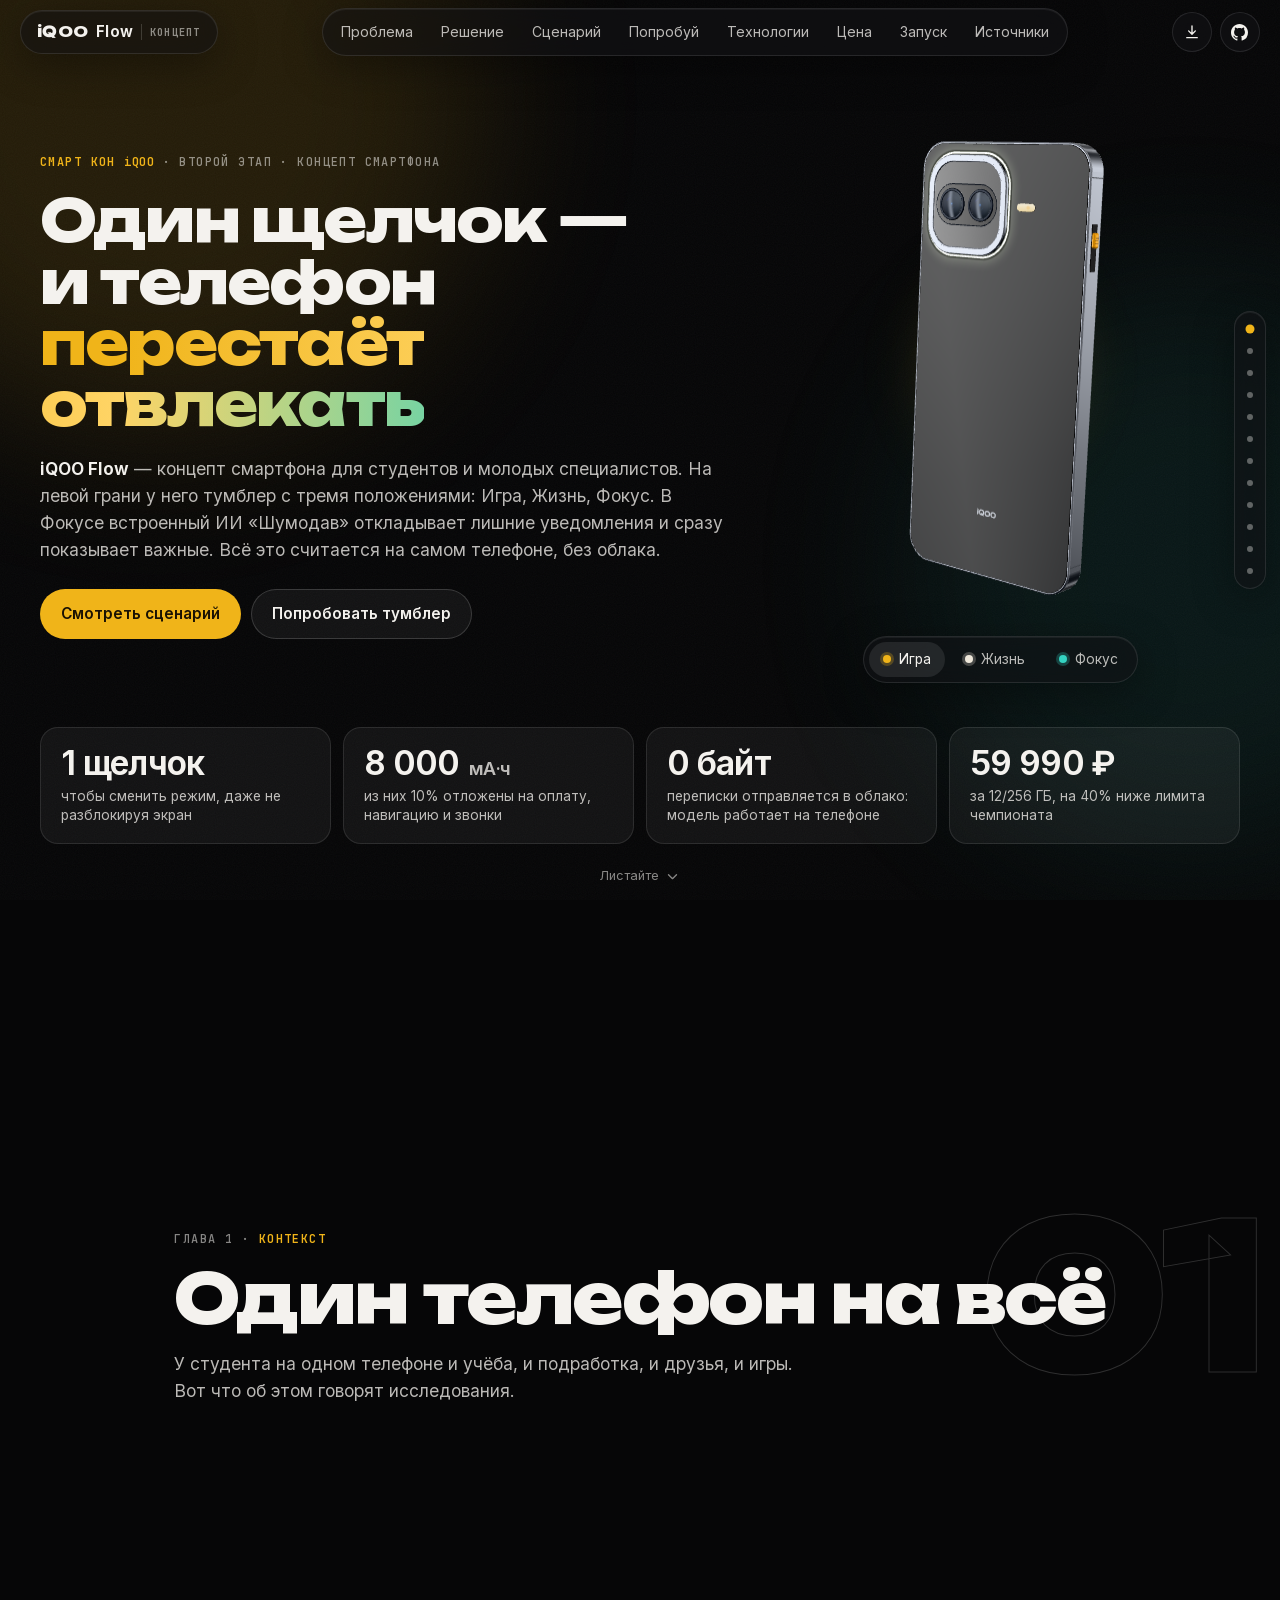
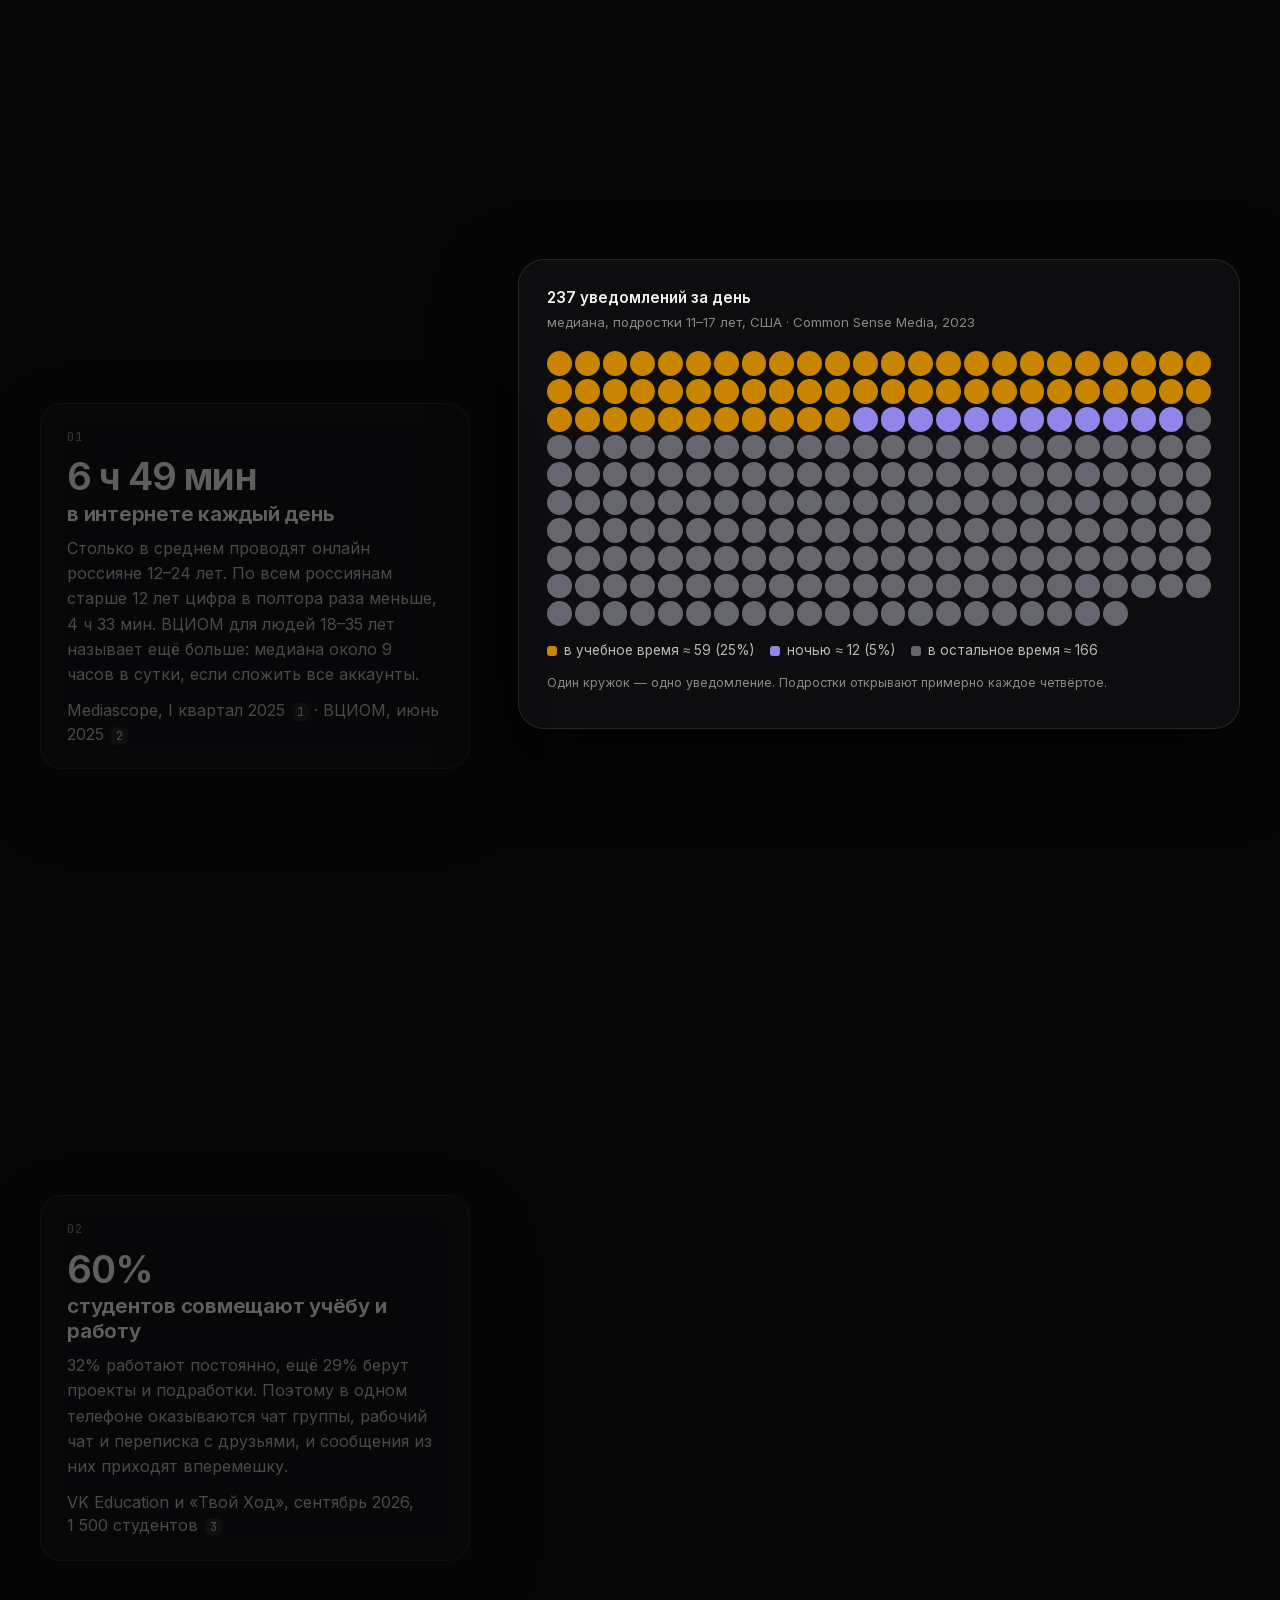
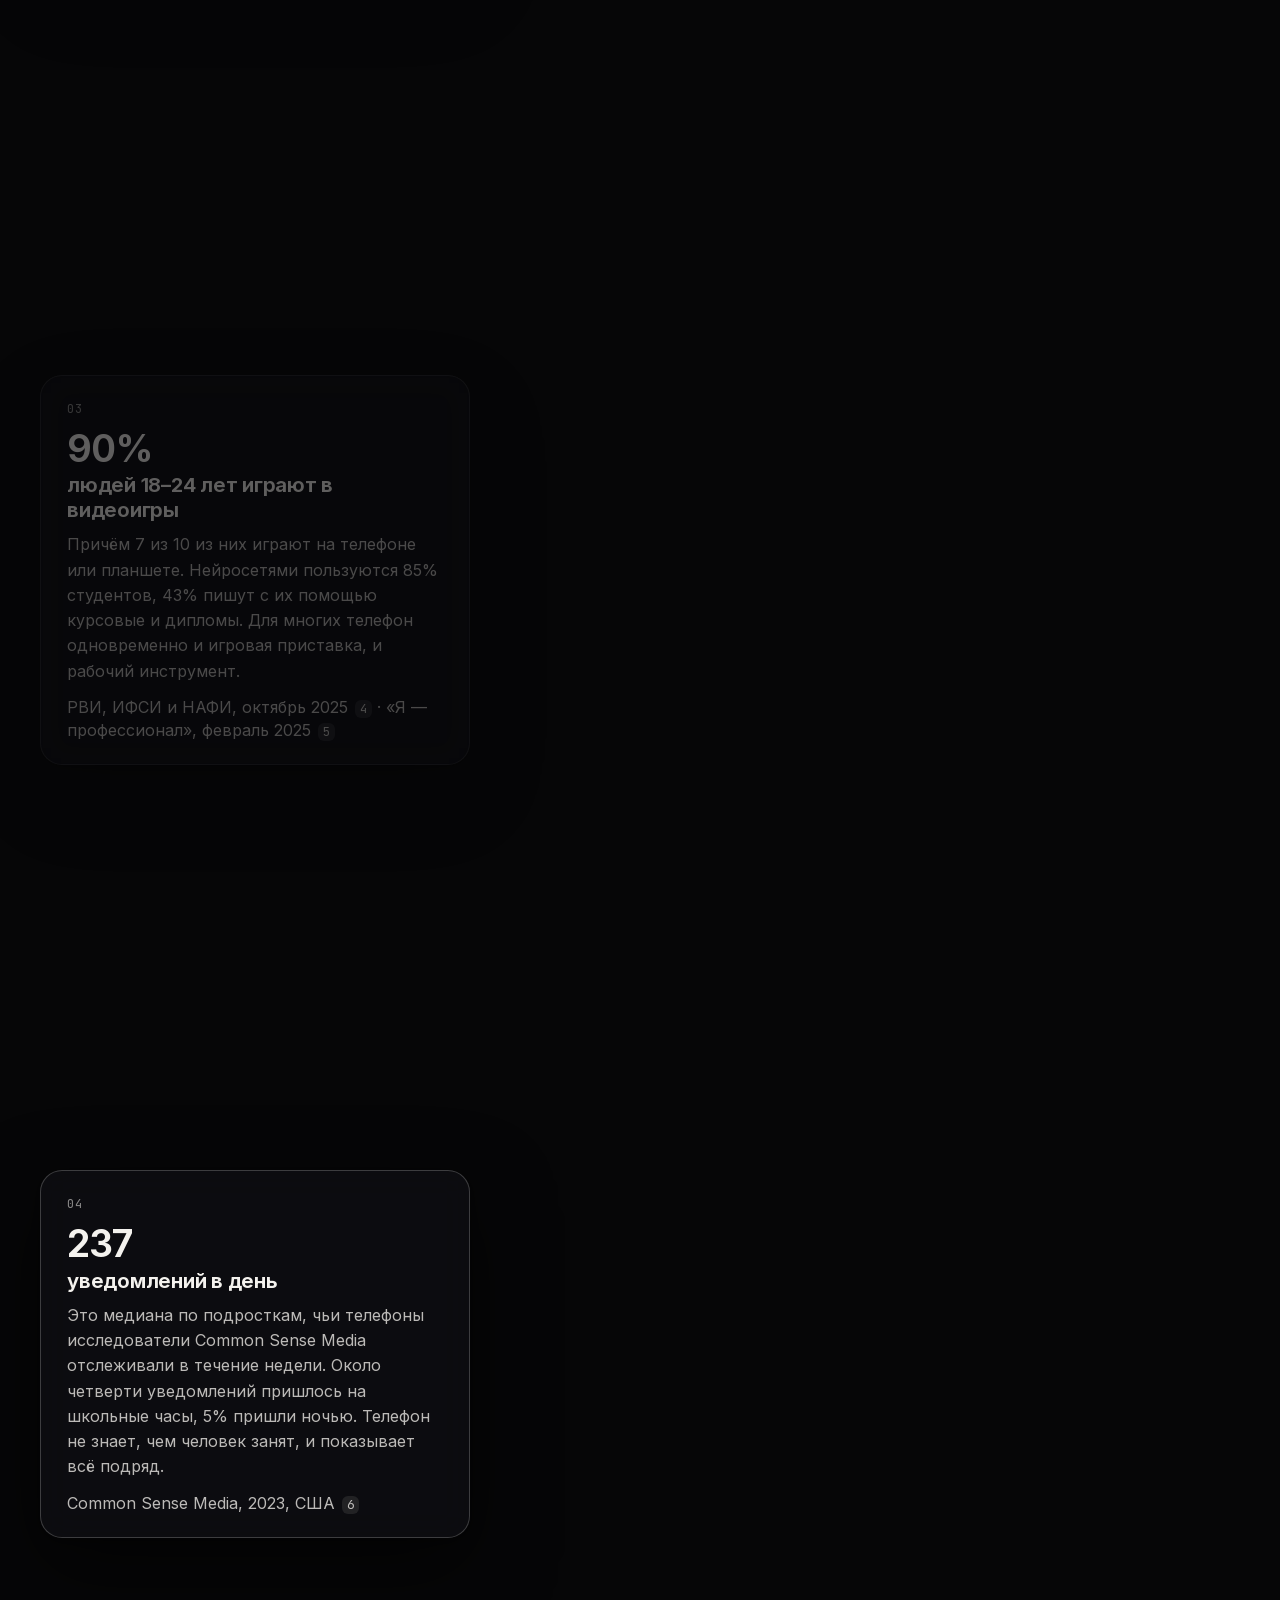
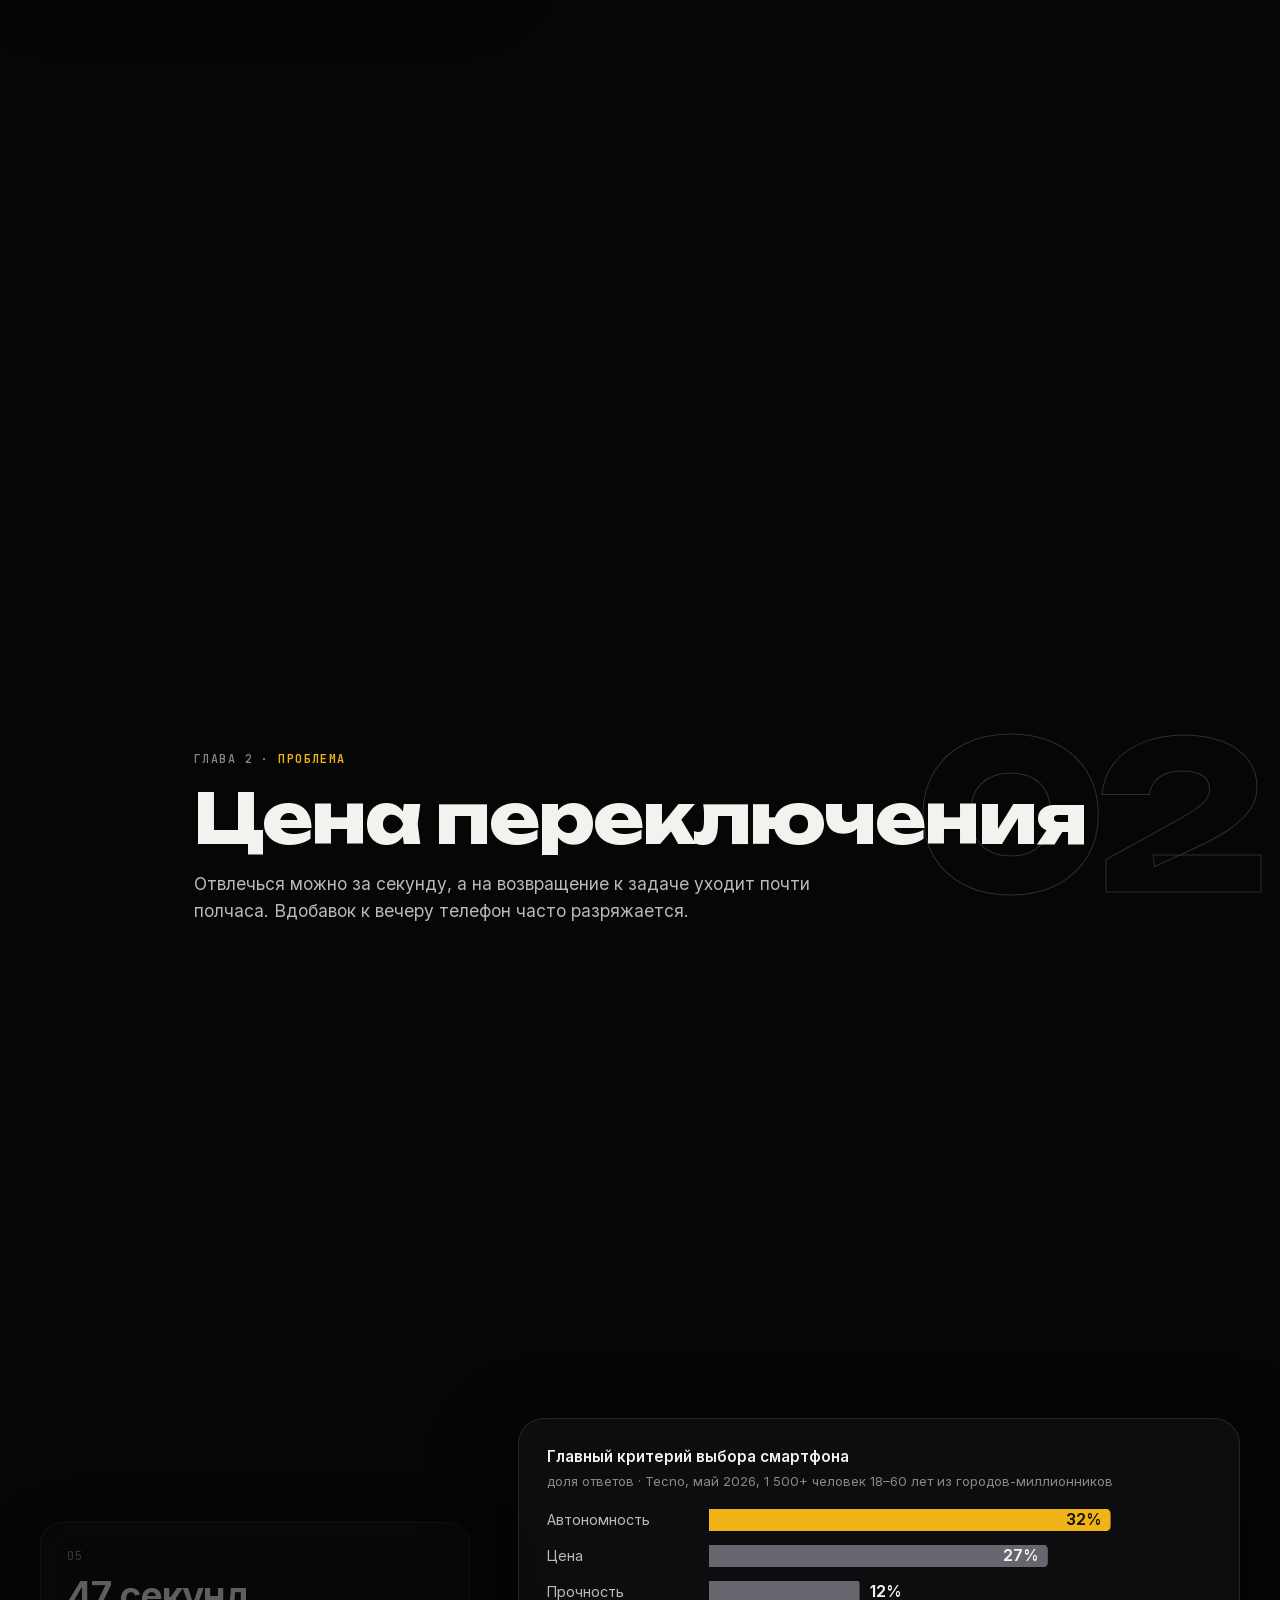
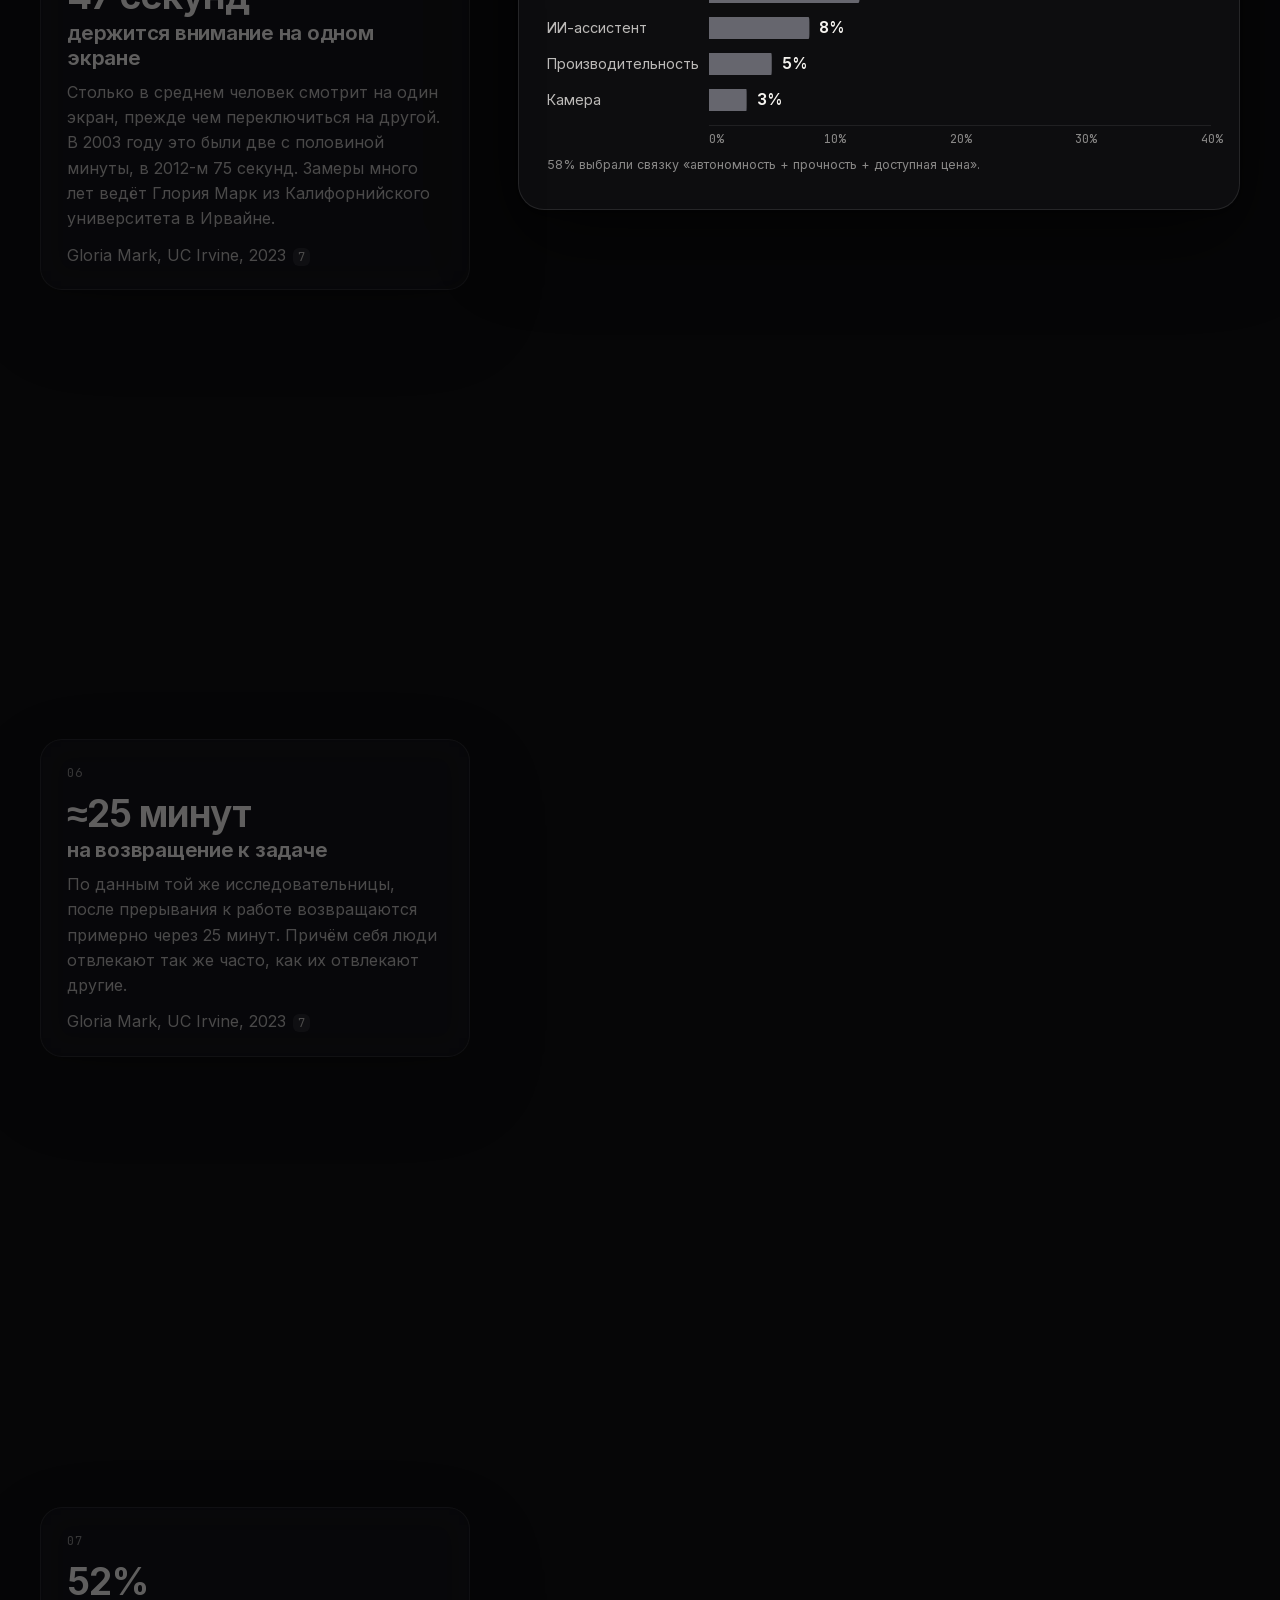
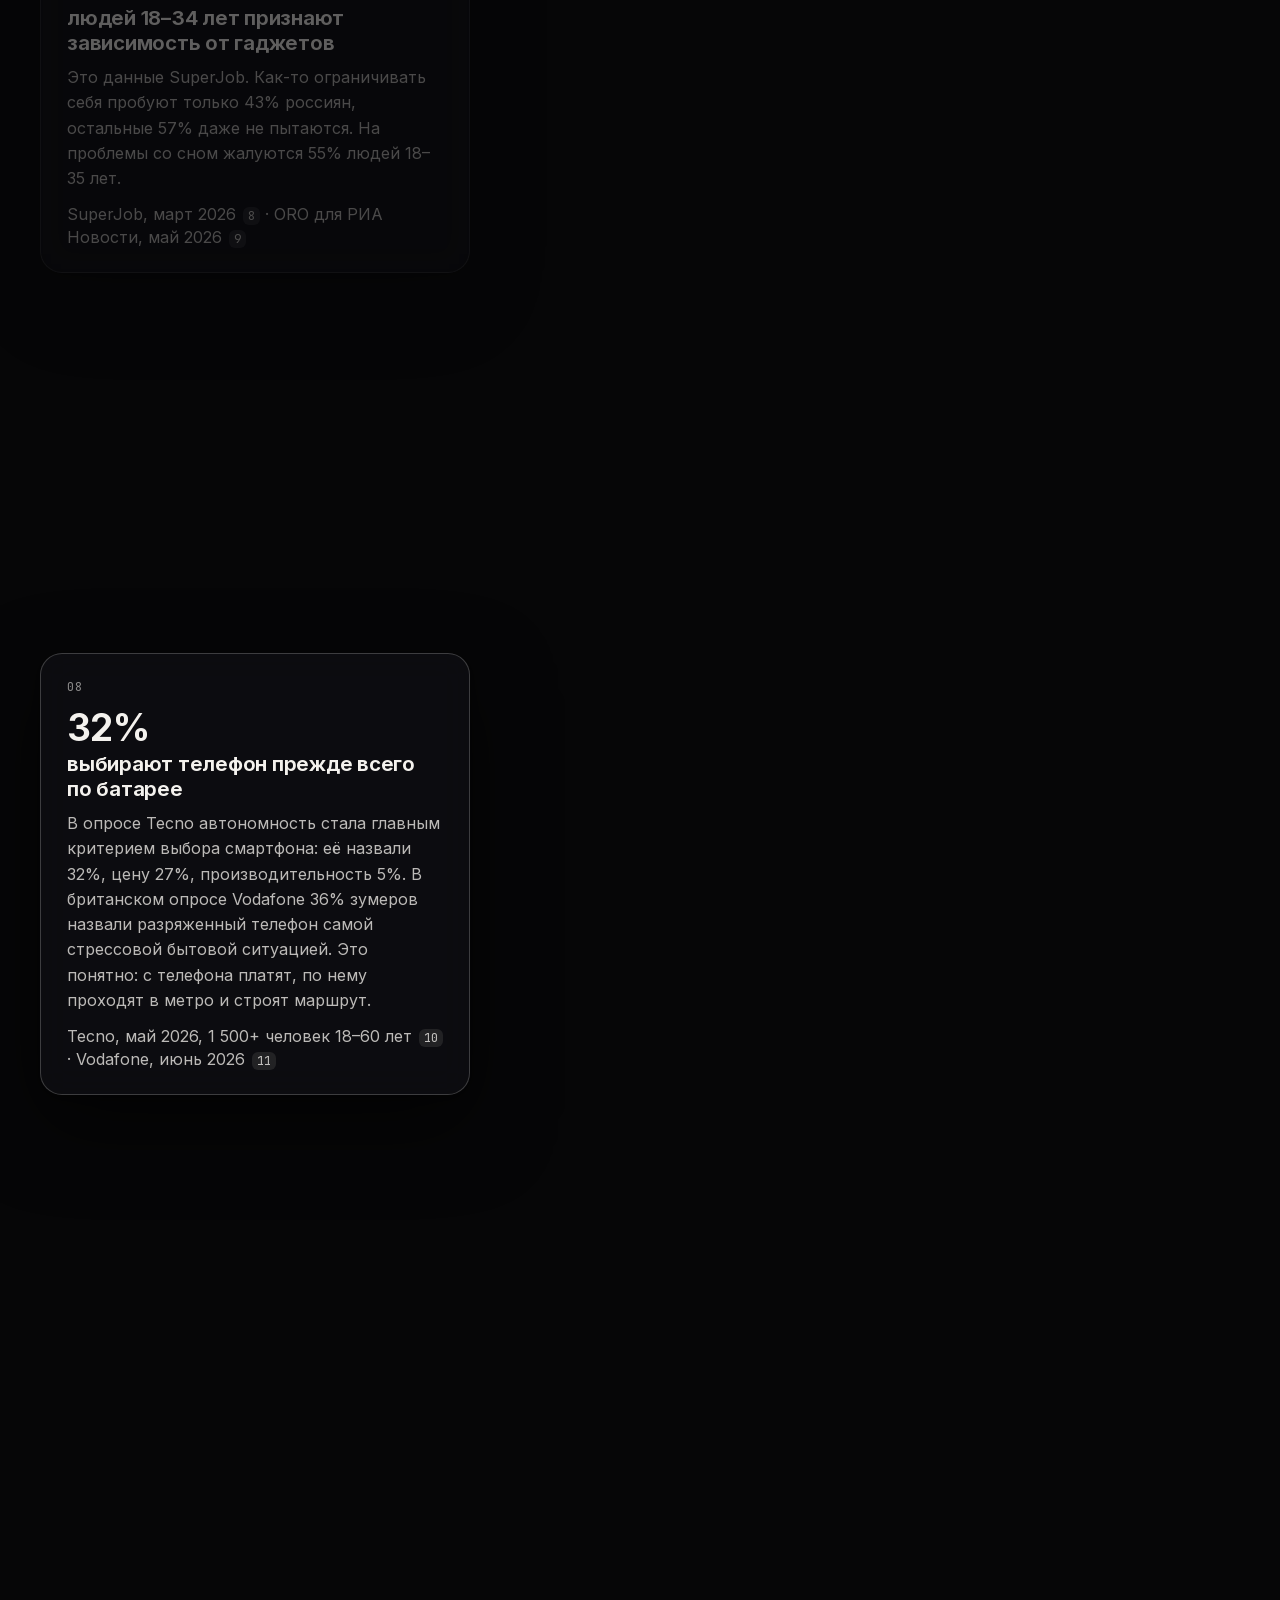
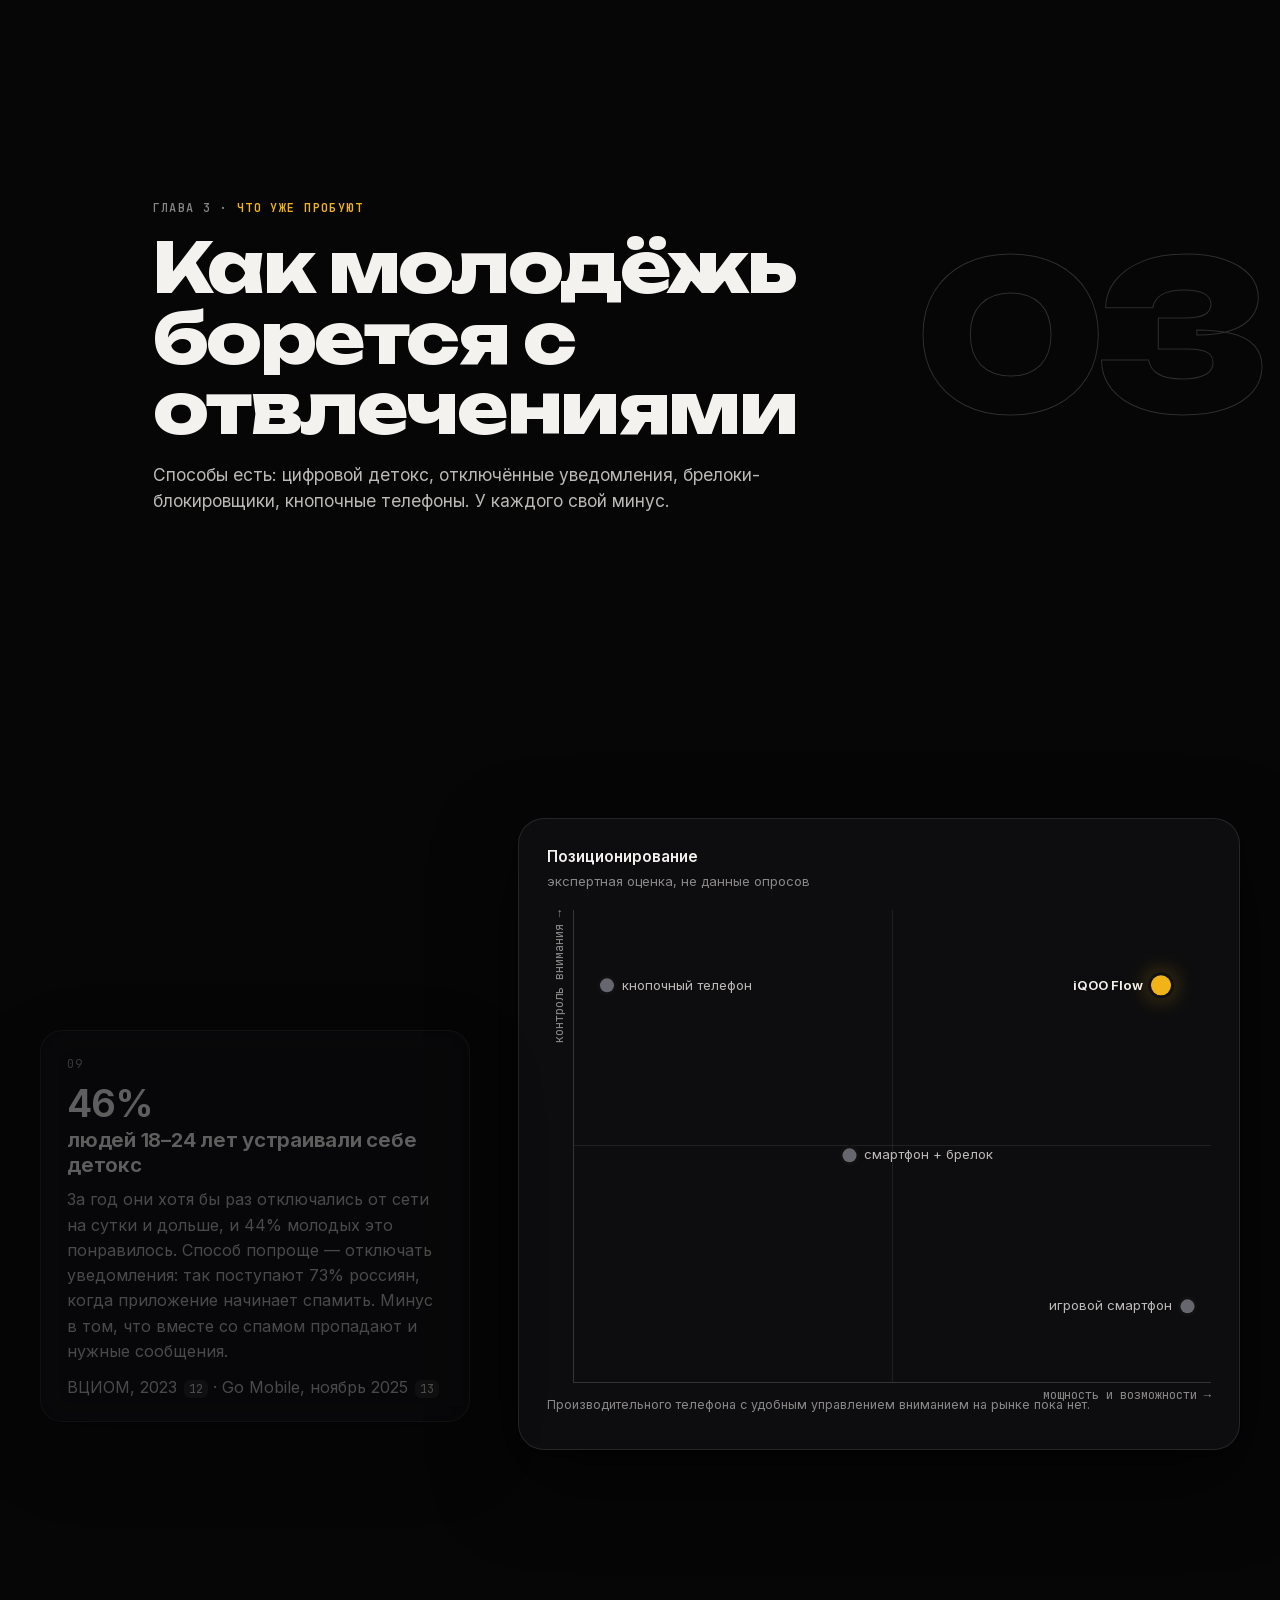
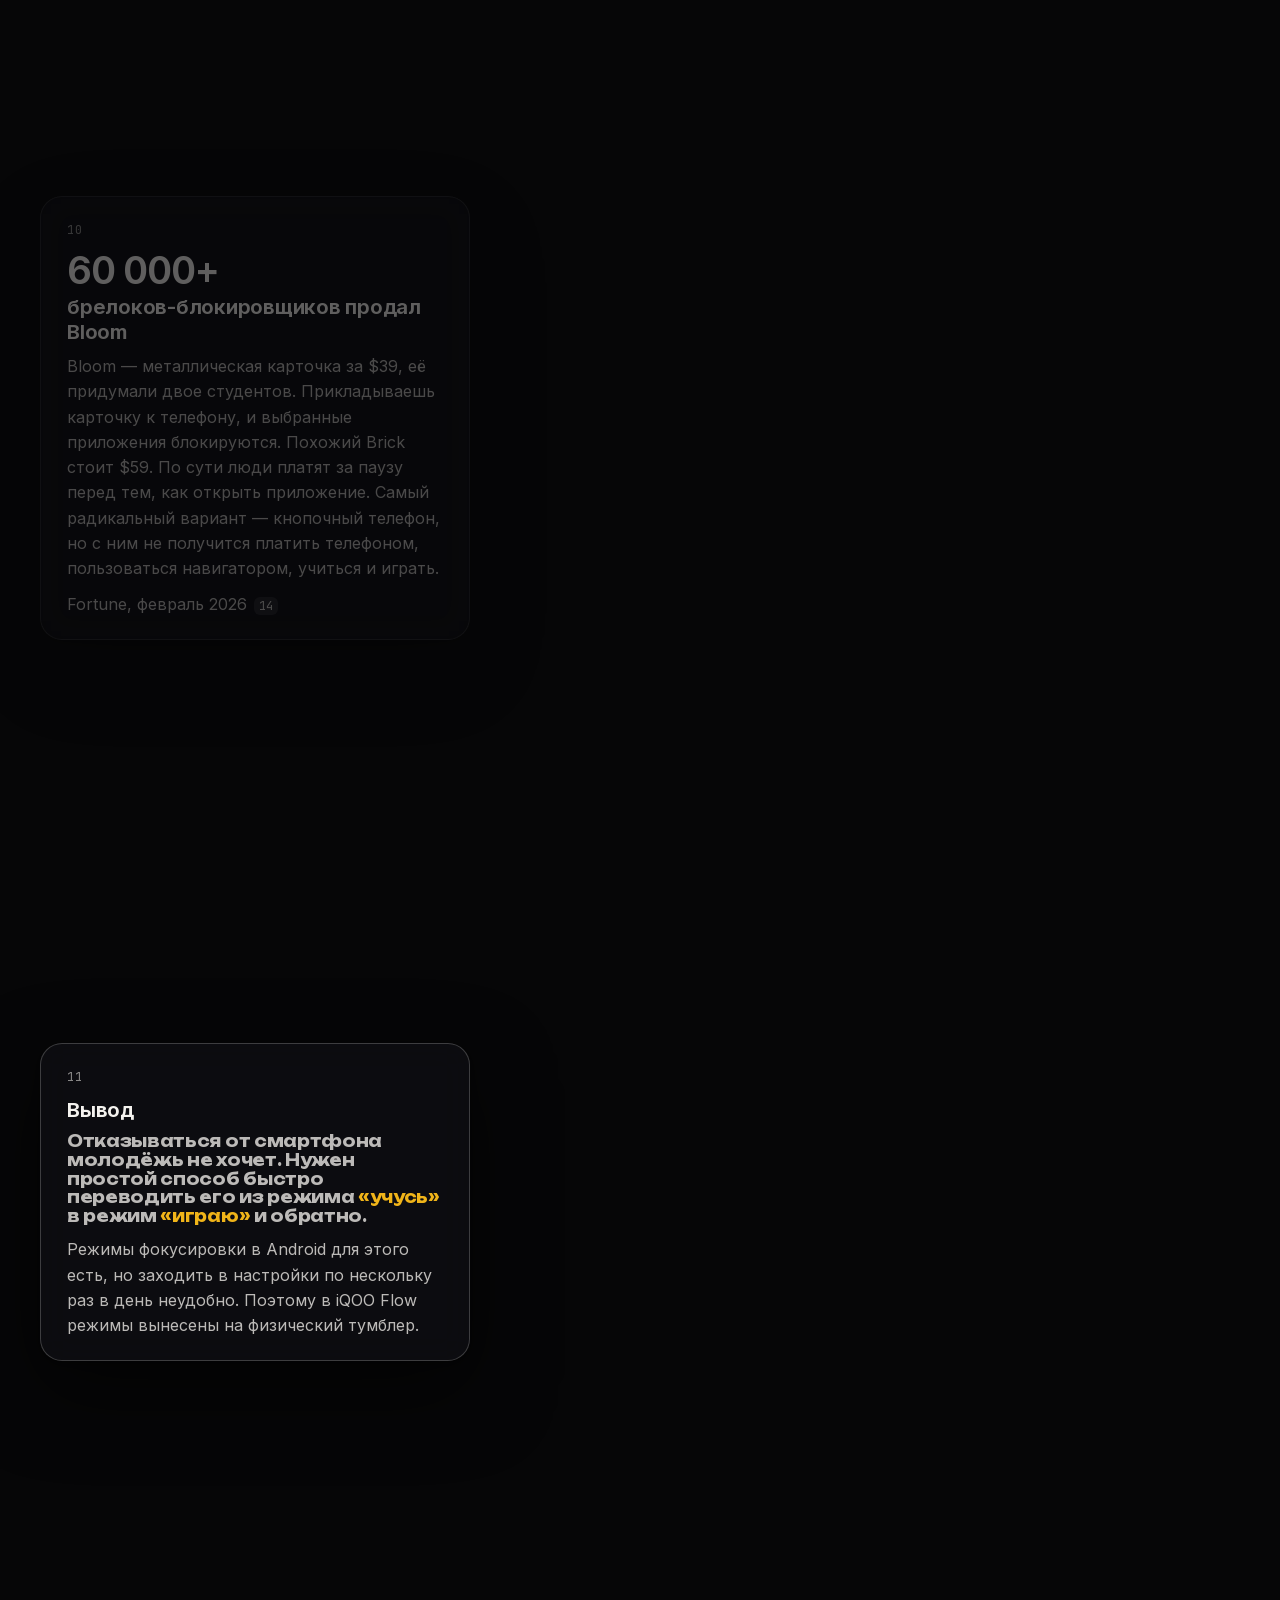
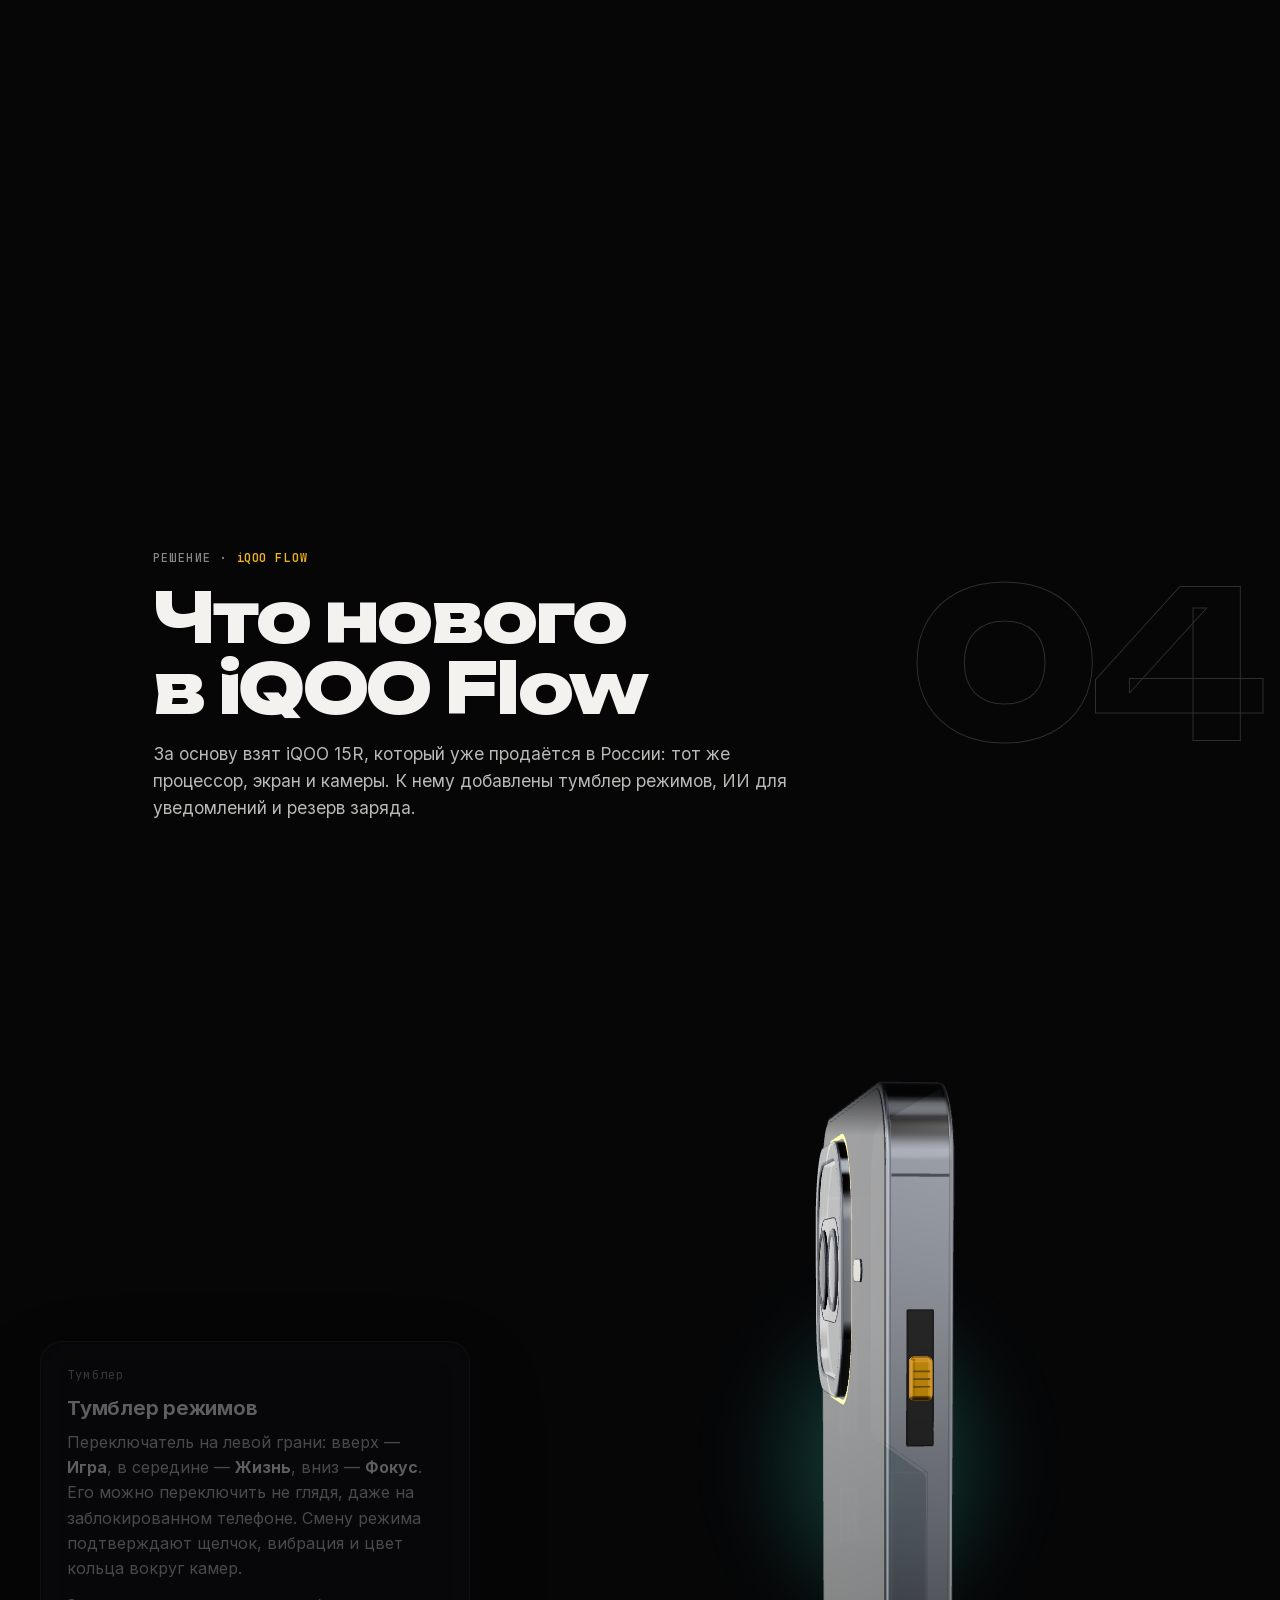
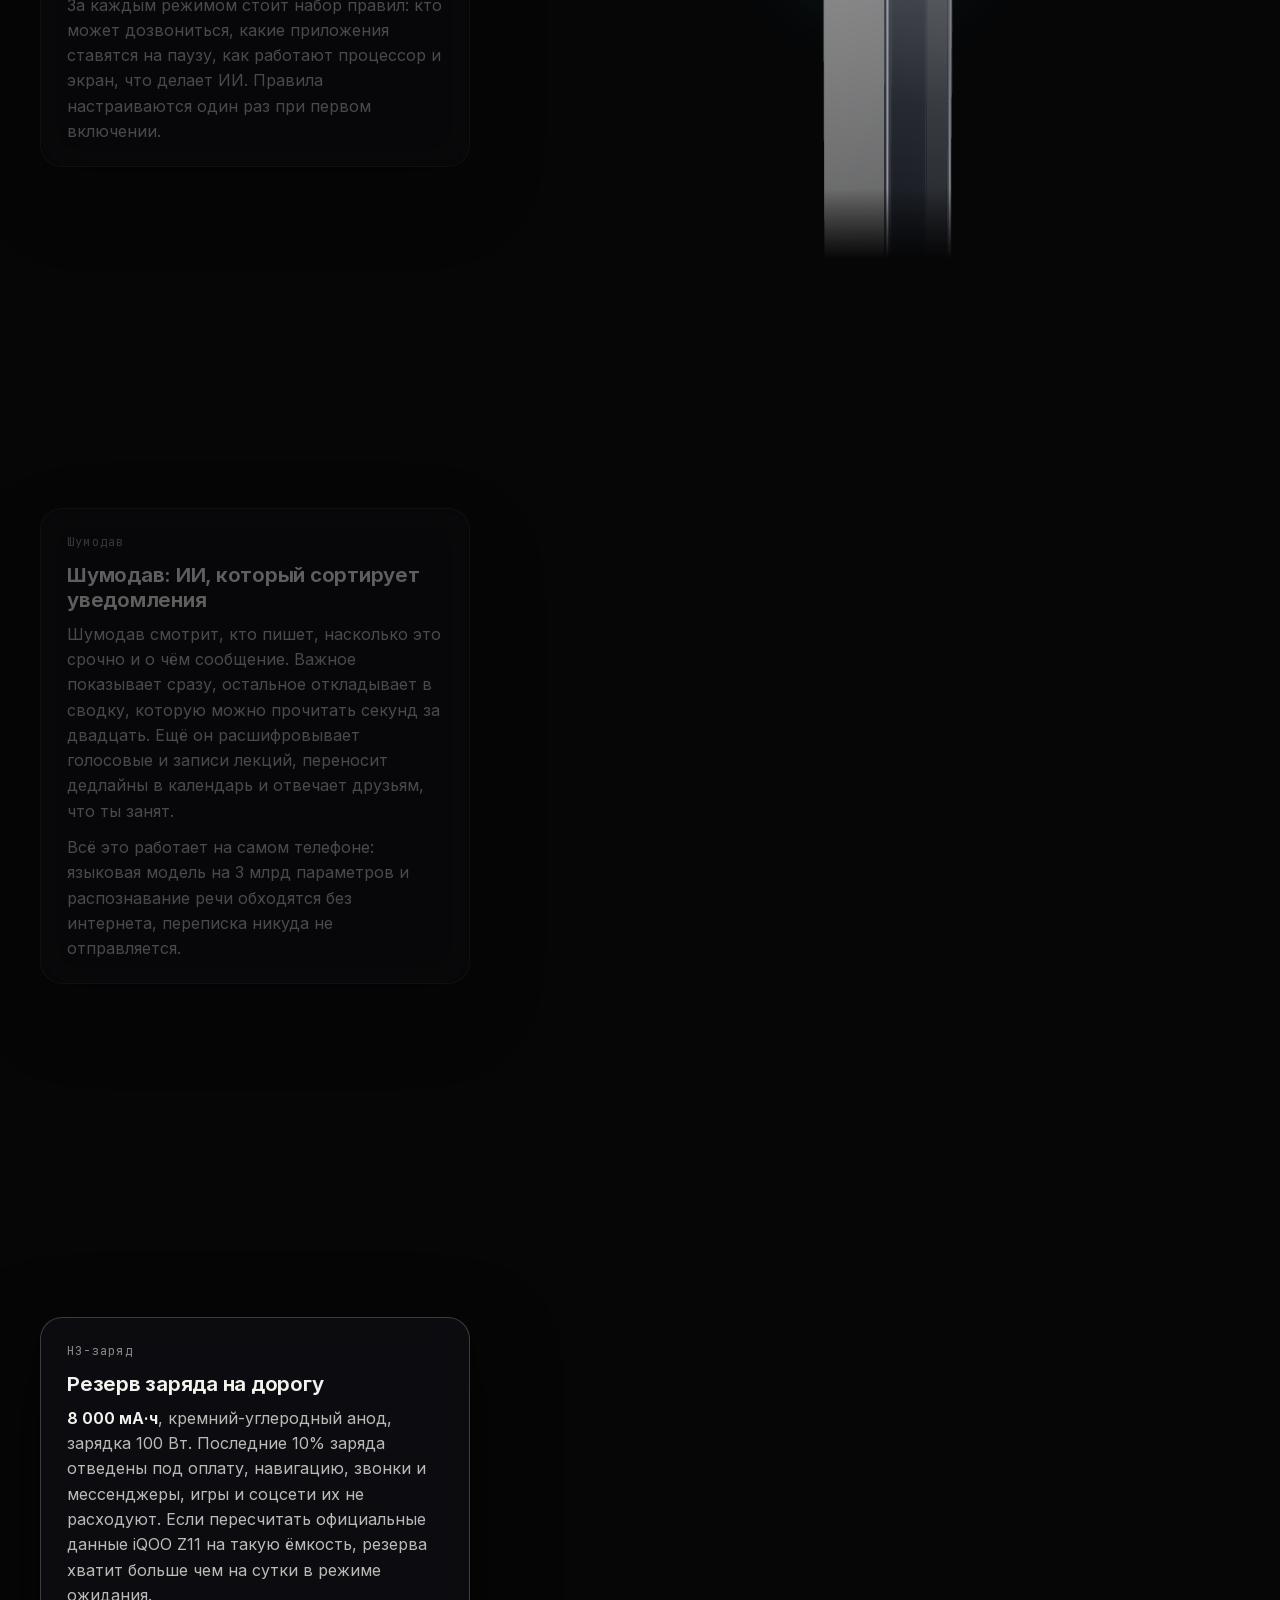
<file: index.html>
<!doctype html>
<html lang="ru" class="no-js">
<head>
<meta charset="utf-8">
<meta name="viewport" content="width=device-width, initial-scale=1, viewport-fit=cover">
<title>iQOO Flow — концепт смартфона для молодого поколения</title>
<meta name="description" content="Концепт смартфона iQOO для студентов и молодых специалистов: тумблер режимов «Игра, Жизнь, Фокус», ИИ-сортировка уведомлений на самом телефоне, резерв заряда и платформа iQOO 15R за 59 990 ₽. Смарт Кон iQOO 2026, второй этап.">
<meta name="theme-color" content="#060607">
<meta property="og:type" content="website">
<meta property="og:locale" content="ru_RU">
<meta property="og:title" content="iQOO Flow: один щелчок — и телефон перестаёт отвлекать">
<meta property="og:description" content="Концепт смартфона iQOO с тумблером режимов и ИИ, который работает без облака. Смарт Кон iQOO 2026, второй этап.">
<meta property="og:url" content="https://ivanfrolovskiy.github.io/iqoo-flow/">
<meta property="og:image" content="https://ivanfrolovskiy.github.io/iqoo-flow/assets/img/og.png">
<meta name="twitter:card" content="summary_large_image">
<link rel="icon" href="assets/img/favicon.svg" type="image/svg+xml">
<link rel="preload" href="assets/fonts/unbounded-cyrillic.woff2" as="font" type="font/woff2" crossorigin>
<link rel="preload" href="assets/fonts/inter-cyrillic.woff2" as="font" type="font/woff2" crossorigin>
<link rel="stylesheet" href="assets/fonts/fonts.css">
<link rel="stylesheet" href="assets/css/main.css">
<script>document.documentElement.classList.replace('no-js', 'js');</script>
</head>
<body>
<a class="skip" href="#problem">К содержанию</a>
<div class="bgfx" aria-hidden="true"><i class="orb a"></i><i class="orb b"></i><i class="grain"></i></div>

<header class="topbar">
  <div class="progress" aria-hidden="true"><i id="progress"></i></div>
  <a class="brand glass" href="#top" aria-label="iQOO Flow, в начало"><span class="mark">iQOO</span> Flow <span class="tag">концепт</span></a>
  <nav class="pill glass" id="nav" aria-label="Разделы">
    <a href="#problem">Проблема</a><a href="#device">Решение</a><a href="#scenario">Сценарий</a><a href="#demo">Попробуй</a><a href="#tech">Технологии</a><a href="#price">Цена</a><a href="#launch">Запуск</a><a href="#sources">Источники</a>
  </nav>
  <div class="tools">
    <a class="iconbtn" href="assets/iqoo-flow-presentation.pdf" download title="Презентация, PDF" aria-label="Скачать презентацию в PDF">
      <svg viewBox="0 0 24 24" width="18" height="18" fill="none" stroke="currentColor" stroke-width="1.8" stroke-linecap="round" stroke-linejoin="round" aria-hidden="true"><path d="M12 4v11m0 0-4.5-4.5M12 15l4.5-4.5M5 19.5h14"/></svg></a>
    <a class="iconbtn" href="https://github.com/IvanFrolovskiy/iqoo-flow" target="_blank" rel="noopener" title="Код сайта на GitHub" aria-label="Код сайта на GitHub">
      <svg viewBox="0 0 16 16" width="17" height="17" fill="currentColor" aria-hidden="true"><path d="M8 0C3.58 0 0 3.58 0 8c0 3.54 2.29 6.53 5.47 7.59.4.07.55-.17.55-.38 0-.19-.01-.82-.01-1.49-2.01.37-2.53-.49-2.69-.94-.09-.23-.48-.94-.82-1.13-.28-.15-.68-.52-.01-.53.63-.01 1.08.58 1.23.82.72 1.21 1.87.87 2.33.66.07-.52.28-.87.51-1.07-1.78-.2-3.64-.89-3.64-3.95 0-.87.31-1.59.82-2.15-.08-.2-.36-1.02.08-2.12 0 0 .67-.21 2.2.82.64-.18 1.32-.27 2-.27.68 0 1.36.09 2 .27 1.53-1.04 2.2-.82 2.2-.82.44 1.1.16 1.92.08 2.12.51.56.82 1.27.82 2.15 0 3.07-1.87 3.75-3.65 3.95.29.25.54.73.54 1.48 0 1.07-.01 1.93-.01 2.2 0 .21.15.46.55.38A8.01 8.01 0 0 0 16 8c0-4.42-3.58-8-8-8z"/></svg></a>
  </div>
</header>
<nav class="rail glass" id="rail" aria-label="Главы"></nav>

<main>
<!-- ============ ГЕРОЙ ============ -->
<section class="hero" id="top" data-rail="Начало">
  <div class="wrap hero-grid">
    <div class="hero-text">
      <div class="kicker"><b>Смарт Кон <span class="nt">iQOO</span></b> · второй этап · концепт смартфона</div>
      <h1>Один щелчок&nbsp;— и телефон <em>перестаёт отвлекать</em></h1>
      <p class="lead"><b>iQOO Flow</b>&nbsp;— концепт смартфона для студентов и молодых специалистов. На левой грани у него тумблер с тремя положениями: Игра, Жизнь, Фокус. В Фокусе встроенный ИИ «Шумодав» откладывает лишние уведомления и сразу показывает важные. Всё это считается на самом телефоне, без облака.</p>
      <div class="hero-cta"><a class="btn primary" href="#scenario">Смотреть сценарий</a><a class="btn" href="#demo">Попробовать тумблер</a></div>
    </div>
    <div class="hero-visual">
      <div class="phone3d" id="hero3d" data-3d="hero" style="--mode: var(--play)">
        <div class="glow"></div>
        <img class="poster" src="assets/img/flow-hero.png" alt="iQOO Flow, вид сзади: тумблер на левой грани и светящееся кольцо вокруг камер" onerror="this.style.display='none'">
      </div>
      <div class="modes glass" id="heroModes" role="group" aria-label="Режим на модели">
        <button type="button" data-mode="play" style="--c: var(--play)" aria-pressed="true"><i></i>Игра</button>
        <button type="button" data-mode="life" style="--c: var(--life)" aria-pressed="false"><i></i>Жизнь</button>
        <button type="button" data-mode="focus" style="--c: var(--focus)" aria-pressed="false"><i></i>Фокус</button>
      </div>
    </div>
  </div>
  <div class="wrap">
    <div class="kpis">
      <div class="kpi"><div class="v">1 щелчок</div><div class="l">чтобы сменить режим, даже не разблокируя экран</div></div>
      <div class="kpi"><div class="v">8&nbsp;000 <small>мА·ч</small></div><div class="l">из них 10% отложены на оплату, навигацию и звонки</div></div>
      <div class="kpi"><div class="v">0 байт</div><div class="l">переписки отправляется в облако: модель работает на телефоне</div></div>
      <div class="kpi"><div class="v">59&nbsp;990 ₽</div><div class="l">за 12/256 ГБ, на 40% ниже лимита чемпионата</div></div>
    </div>
  </div>
  <div class="scrollhint" aria-hidden="true">Листайте <svg viewBox="0 0 24 24" width="16" height="16" fill="none" stroke="currentColor" stroke-width="2" stroke-linecap="round" stroke-linejoin="round"><path d="M6 10l6 6 6-6"/></svg></div>
</section>

<!-- ============ ГЛАВА 1 ============ -->
<section class="chapter-open" id="problem" data-rail="Один телефон на всё">
  <span class="n" aria-hidden="true">01</span>
  <div class="wrap reveal">
    <div class="kicker">Глава 1 · <b>Контекст</b></div>
    <h2>Один телефон на всё</h2>
    <p class="lead">У студента на одном телефоне и учёба, и подработка, и друзья, и игры. Вот что об этом говорят исследования.</p>
  </div>
</section>
<section class="scrolly" data-scrolly="ctx" aria-label="Контекст в цифрах">
  <div class="stage"><div class="viz" id="stage-ctx" aria-live="polite"></div></div>
  <div class="steps">
    <article class="step"><div class="step-card">
      <div class="n">01</div>
      <h3><span class="big">6 ч 49 мин</span>в интернете каждый день</h3>
      <p>Столько в среднем проводят онлайн россияне 12–24 лет. По всем россиянам старше 12 лет цифра в полтора раза меньше, 4 ч 33 мин. ВЦИОМ для людей 18–35 лет называет ещё больше: медиана около 9 часов в сутки, если сложить все аккаунты.</p>
      <p class="src">Mediascope, I квартал 2025 <a class="ref" href="#src-1">1</a> · ВЦИОМ, июнь 2025 <a class="ref" href="#src-2">2</a></p>
    </div></article>
    <article class="step"><div class="step-card">
      <div class="n">02</div>
      <h3><span class="big">60%</span>студентов совмещают учёбу и работу</h3>
      <p>32% работают постоянно, ещё 29% берут проекты и подработки. Поэтому в одном телефоне оказываются чат группы, рабочий чат и переписка с друзьями, и сообщения из них приходят вперемешку.</p>
      <p class="src">VK Education и «Твой Ход», сентябрь 2026, 1&nbsp;500 студентов <a class="ref" href="#src-3">3</a></p>
    </div></article>
    <article class="step"><div class="step-card">
      <div class="n">03</div>
      <h3><span class="big">90%</span>людей 18–24 лет играют в видеоигры</h3>
      <p>Причём 7 из 10 из них играют на телефоне или планшете. Нейросетями пользуются 85% студентов, 43% пишут с их помощью курсовые и дипломы. Для многих телефон одновременно и игровая приставка, и рабочий инструмент.</p>
      <p class="src">РВИ, ИФСИ и НАФИ, октябрь 2025 <a class="ref" href="#src-4">4</a> · «Я&nbsp;— профессионал», февраль 2025 <a class="ref" href="#src-5">5</a></p>
    </div></article>
    <article class="step"><div class="step-card">
      <div class="n">04</div>
      <h3><span class="big">237</span>уведомлений в день</h3>
      <p>Это медиана по подросткам, чьи телефоны исследователи Common Sense Media отслеживали в течение недели. Около четверти уведомлений пришлось на школьные часы, 5% пришли ночью. Телефон не знает, чем человек занят, и показывает всё подряд.</p>
      <p class="src">Common Sense Media, 2023, США <a class="ref" href="#src-6">6</a></p>
    </div></article>
  </div>
</section>

<!-- ============ ГЛАВА 2 ============ -->
<section class="chapter-open" id="cost" data-rail="Цена переключения">
  <span class="n" aria-hidden="true">02</span>
  <div class="wrap reveal">
    <div class="kicker">Глава 2 · <b>Проблема</b></div>
    <h2>Цена переключения</h2>
    <p class="lead">Отвлечься можно за секунду, а на возвращение к задаче уходит почти полчаса. Вдобавок к вечеру телефон часто разряжается.</p>
  </div>
</section>
<section class="scrolly" data-scrolly="cost" aria-label="Цена переключения в цифрах">
  <div class="stage"><div class="viz" id="stage-cost" aria-live="polite"></div></div>
  <div class="steps">
    <article class="step"><div class="step-card">
      <div class="n">05</div>
      <h3><span class="big">47 секунд</span>держится внимание на одном экране</h3>
      <p>Столько в среднем человек смотрит на один экран, прежде чем переключиться на другой. В 2003 году это были две с половиной минуты, в 2012-м 75 секунд. Замеры много лет ведёт Глория Марк из Калифорнийского университета в Ирвайне.</p>
      <p class="src">Gloria Mark, UC Irvine, 2023 <a class="ref" href="#src-7">7</a></p>
    </div></article>
    <article class="step"><div class="step-card">
      <div class="n">06</div>
      <h3><span class="big">≈25 минут</span>на возвращение к задаче</h3>
      <p>По данным той же исследовательницы, после прерывания к работе возвращаются примерно через 25 минут. Причём себя люди отвлекают так же часто, как их отвлекают другие.</p>
      <p class="src">Gloria Mark, UC Irvine, 2023 <a class="ref" href="#src-7">7</a></p>
    </div></article>
    <article class="step"><div class="step-card">
      <div class="n">07</div>
      <h3><span class="big">52%</span>людей 18–34 лет признают зависимость от гаджетов</h3>
      <p>Это данные SuperJob. Как-то ограничивать себя пробуют только 43% россиян, остальные 57% даже не пытаются. На проблемы со сном жалуются 55% людей 18–35 лет.</p>
      <p class="src">SuperJob, март 2026 <a class="ref" href="#src-8">8</a> · ORO для РИА Новости, май 2026 <a class="ref" href="#src-9">9</a></p>
    </div></article>
    <article class="step"><div class="step-card">
      <div class="n">08</div>
      <h3><span class="big">32%</span>выбирают телефон прежде всего по батарее</h3>
      <p>В опросе Tecno автономность стала главным критерием выбора смартфона: её назвали 32%, цену 27%, производительность 5%. В британском опросе Vodafone 36% зумеров назвали разряженный телефон самой стрессовой бытовой ситуацией. Это понятно: с телефона платят, по нему проходят в метро и строят маршрут.</p>
      <p class="src">Tecno, май 2026, 1&nbsp;500+ человек 18–60 лет <a class="ref" href="#src-10">10</a> · Vodafone, июнь 2026 <a class="ref" href="#src-11">11</a></p>
    </div></article>
  </div>
</section>

<!-- ============ ГЛАВА 3 ============ -->
<section class="chapter-open" id="insight" data-rail="Что уже пробуют">
  <span class="n" aria-hidden="true">03</span>
  <div class="wrap reveal">
    <div class="kicker">Глава 3 · <b>Что уже пробуют</b></div>
    <h2>Как молодёжь борется с отвлечениями</h2>
    <p class="lead">Способы есть: цифровой детокс, отключённые уведомления, брелоки-блокировщики, кнопочные телефоны. У каждого свой минус.</p>
  </div>
</section>
<section class="scrolly" data-scrolly="ins" aria-label="Что уже пробуют">
  <div class="stage"><div class="viz" id="stage-ins" aria-live="polite"></div></div>
  <div class="steps">
    <article class="step"><div class="step-card">
      <div class="n">09</div>
      <h3><span class="big">46%</span>людей 18–24 лет устраивали себе детокс</h3>
      <p>За год они хотя бы раз отключались от сети на сутки и дольше, и 44% молодых это понравилось. Способ попроще&nbsp;— отключать уведомления: так поступают 73% россиян, когда приложение начинает спамить. Минус в том, что вместе со спамом пропадают и нужные сообщения.</p>
      <p class="src">ВЦИОМ, 2023 <a class="ref" href="#src-12">12</a> · Go Mobile, ноябрь 2025 <a class="ref" href="#src-13">13</a></p>
    </div></article>
    <article class="step"><div class="step-card">
      <div class="n">10</div>
      <h3><span class="big">60&nbsp;000+</span>брелоков-блокировщиков продал Bloom</h3>
      <p>Bloom&nbsp;— металлическая карточка за $39, её придумали двое студентов. Прикладываешь карточку к телефону, и выбранные приложения блокируются. Похожий Brick стоит $59. По сути люди платят за паузу перед тем, как открыть приложение. Самый радикальный вариант&nbsp;— кнопочный телефон, но с ним не получится платить телефоном, пользоваться навигатором, учиться и играть.</p>
      <p class="src">Fortune, февраль 2026 <a class="ref" href="#src-14">14</a></p>
    </div></article>
    <article class="step"><div class="step-card">
      <div class="n">11</div>
      <h3>Вывод</h3>
      <p class="statement">Отказываться от смартфона молодёжь не хочет. Нужен простой способ быстро переводить его из режима <em>«учусь»</em> в режим <em>«играю»</em> и обратно.</p>
      <p>Режимы фокусировки в Android для этого есть, но заходить в настройки по нескольку раз в день неудобно. Поэтому в iQOO Flow режимы вынесены на физический тумблер.</p>
    </div></article>
  </div>
</section>

<!-- ============ РЕШЕНИЕ ============ -->
<section class="chapter-open" id="device" data-rail="Решение">
  <span class="n" aria-hidden="true">04</span>
  <div class="wrap reveal">
    <div class="kicker">Решение · <b><span class="nt">iQOO</span> Flow</b></div>
    <h2>Что нового в iQOO Flow</h2>
    <p class="lead">За основу взят iQOO 15R, который уже продаётся в России: тот же процессор, экран и камеры. К нему добавлены тумблер режимов, ИИ для уведомлений и резерв заряда.</p>
  </div>
</section>
<section class="scrolly device" data-scrolly="dev" aria-label="Устройство iQOO Flow">
  <div class="stage"><div class="phone3d" id="dev3d" data-3d="device" style="--mode: var(--play)"><div class="glow"></div><img class="poster" src="assets/img/flow-side.png" alt="iQOO Flow: тумблер на левой грани крупным планом" onerror="this.style.display='none'"></div></div>
  <div class="steps">
    <article class="step"><div class="step-card">
      <div class="n">Тумблер</div>
      <h3>Тумблер режимов</h3>
      <p>Переключатель на левой грани: вверх&nbsp;— <b>Игра</b>, в середине&nbsp;— <b>Жизнь</b>, вниз&nbsp;— <b>Фокус</b>. Его можно переключить не глядя, даже на заблокированном телефоне. Смену режима подтверждают щелчок, вибрация и цвет кольца вокруг камер.</p>
      <p>За каждым режимом стоит набор правил: кто может дозвониться, какие приложения ставятся на паузу, как работают процессор и экран, что делает ИИ. Правила настраиваются один раз при первом включении.</p>
    </div></article>
    <article class="step"><div class="step-card">
      <div class="n">Шумодав</div>
      <h3>Шумодав: ИИ, который сортирует уведомления</h3>
      <p>Шумодав смотрит, кто пишет, насколько это срочно и о чём сообщение. Важное показывает сразу, остальное откладывает в сводку, которую можно прочитать секунд за двадцать. Ещё он расшифровывает голосовые и записи лекций, переносит дедлайны в календарь и отвечает друзьям, что ты занят.</p>
      <p>Всё это работает на самом телефоне: языковая модель на 3 млрд параметров и распознавание речи обходятся без интернета, переписка никуда не отправляется.</p>
    </div></article>
    <article class="step"><div class="step-card">
      <div class="n">НЗ-заряд</div>
      <h3>Резерв заряда на дорогу</h3>
      <p><b>8&nbsp;000 мА·ч</b>, кремний-углеродный анод, зарядка 100 Вт. Последние 10% заряда отведены под оплату, навигацию, звонки и мессенджеры, игры и соцсети их не расходуют. Если пересчитать официальные данные iQOO Z11 на такую ёмкость, резерва хватит больше чем на сутки в режиме ожидания.</p>
      <p>Когда в режиме Игра телефон подключён к зарядке, питание идёт в обход батареи, поэтому она меньше греется и медленнее изнашивается.</p>
    </div></article>
    <article class="step"><div class="step-card">
      <div class="n">Производительность</div>
      <h3>Производительность iQOO 15R</h3>
      <p>Snapdragon 8 Gen 5 и игровой чип Q2 дают суперразрешение 1.5K и интерполяцию кадров до 144 в секунду. Экран 6,59″ 1.5K с частотой 144 Гц и ШИМ-затемнением 4320 Гц меньше утомляет глаза при долгой игре. Корпус защищён по IP68 и IP69.</p>
      <p class="src">Платформа и характеристики: iQOO 15R, Z11 и 15 <a class="ref" href="#src-15">15</a><a class="ref" href="#src-16">16</a><a class="ref" href="#src-17">17</a></p>
    </div></article>
  </div>
</section>

<!-- ============ СЦЕНАРИЙ ============ -->
<section class="chapter-open" id="scenario" data-rail="Ключевой сценарий">
  <span class="n" aria-hidden="true">05</span>
  <div class="wrap reveal">
    <div class="kicker">Ключевой сценарий · <b>вечер перед дедлайном</b></div>
    <h2>Делу&nbsp;— время, потехе&nbsp;— час</h2>
    <p class="lead">Лизе 20 лет. Она учится на третьем курсе, на полставки ведёт соцсети кофейни, а по вечерам играет с друзьями в рейтинговые матчи. Сегодня до 23:59 нужно сдать курсовую.</p>
    <div class="persona">
      <div class="ava" aria-hidden="true">Л</div>
      <div>
        <b>Лиза&nbsp;— собирательный персонаж, её привычки взяты из исследований</b>
        <div class="facts">
          <span class="chip">совмещает учёбу и работу, как 60% студентов</span>
          <span class="chip">играет каждый день, как каждый третий россиянин</span>
          <span class="chip">пользуется нейросетями, как 85% студентов</span>
          <span class="chip">проводит онлайн около 7 часов в день, как её ровесники</span>
        </div>
      </div>
    </div>
  </div>
</section>
<section class="scrolly scenario" data-scrolly="scn" aria-label="Сценарий: вечер Лизы">
  <div class="stage"><div class="phone-wrap" id="scn-phone"></div></div>
  <div class="steps">
    <article class="step"><div class="step-card">
      <div class="n"><span class="t">18:40</span> Всё и сразу</div>
      <h3>146 непрочитанных, 31% заряда, друзья зовут в матч</h3>
      <p>Лиза пришла домой. Обычно в такой момент она «на минутку» открывает одно сообщение, а потом полвечера сидит в ленте.</p>
    </div></article>
    <article class="step"><div class="step-card">
      <div class="n"><span class="t">18:41</span> <span class="mode-chip" style="--c: var(--focus)"><i></i>Фокус</span></div>
      <h3>Тумблер вниз, включается Фокус</h3>
      <p>Кольцо у камер становится бирюзовым. Соцсети, игры и маркетплейсы встают на паузу, друзьям уходит автоответ «В фокусе до 22:00, потом играю». Дозвониться и написать могут четверо: Лёша (они вместе делают проект), научный руководитель, мама и банк.</p>
    </div></article>
    <article class="step"><div class="step-card">
      <div class="n"><span class="t">19:25</span> Важное проходит</div>
      <h3>Из 41 сообщения Шумодав показал одно</h3>
      <p>Лёша пишет про таблицу в третьей главе. Шумодав показывает это сообщение сразу, потому что оно про проект со сдачей сегодня. Остальные 40 сообщений ждут в сводке.</p>
    </div></article>
    <article class="step"><div class="step-card">
      <div class="n"><span class="t">20:10</span> Голосовое</div>
      <h3>Голосовое превращается в список задач</h3>
      <p>Научный руководитель присылает голосовое на 2 минуты 14 секунд. Шумодав расшифровывает его прямо на телефоне и выделяет две задачи: добавить сравнение с 2024 годом и оформить список литературы по ГОСТу. Слушать запись целиком не обязательно.</p>
    </div></article>
    <article class="step"><div class="step-card">
      <div class="n"><span class="t">21:00</span> Перерыв на 10 минут</div>
      <h3>Сводка: 94 сообщения в трёх строках</h3>
      <p>С начала Фокуса пришло 96 сообщений. Два Шумодав показал сразу, остальные уместились в три строки: пару в пятницу перенесли на 10:00, макет на работе согласовали, друзья собираются в 22:30. Лиза читает сводку и возвращается к курсовой.</p>
    </div></article>
    <article class="step"><div class="step-card">
      <div class="n"><span class="t">22:35</span> <span class="mode-chip" style="--c: var(--play)"><i></i>Игра</span></div>
      <h3>Курсовая сдана, тумблер вверх</h3>
      <p>Работа ушла за 1 час 24 минуты до дедлайна. Кольцо светится янтарным, телефон работает на максимуме: 144 кадра в секунду, чип Q2, питание от зарядки в обход батареи. Позвонить сейчас могут только близкие.</p>
    </div></article>
    <article class="step"><div class="step-card">
      <div class="n"><span class="t">00:30</span> <span class="mode-chip" style="--c: var(--focus)"><i></i>Фокус · сон</span></div>
      <h3>Перед сном снова Фокус</h3>
      <p>Шумодав напоминает, что завтра пара в 10:00: он нашёл это в чате группы. Уведомления отложены до 8:00, экран переходит в тёплые тона, резерв заряда на дорогу сохранён. Утром Лиза прочитает короткую сводку за ночь.</p>
    </div></article>
  </div>
</section>
<section class="section" id="outcome" style="padding-top:40px">
  <div class="wrap">
    <div class="kicker">Итог вечера</div>
    <div class="outcome" style="margin-top:16px">
      <div class="kpi reveal"><div class="v">1 ч 24 мин</div><div class="l">запас до дедлайна</div></div>
      <div class="kpi reveal"><div class="v">2 из 242</div><div class="l">сообщений показаны сразу, оба по делу</div></div>
      <div class="kpi reveal"><div class="v">2 часа</div><div class="l">на игру вечером</div></div>
      <div class="kpi reveal"><div class="v">3</div><div class="l">переключения тумблера за весь вечер</div></div>
    </div>
    <p class="src">Сценарий придуман для иллюстрации, цифры в нём условные. Проверить идею на реальных пользователях предлагаем в пилоте, он описан в разделе «Запуск».</p>
  </div>
</section>

<!-- ============ ИНТЕРАКТИВ ============ -->
<section class="section" id="demo" data-rail="Попробуй сам">
  <div class="wrap">
    <div class="kicker">Интерактив</div>
    <h2>Попробуй тумблер</h2>
    <p class="lead">Это симуляция вечера: сообщения приходят из чатов, приложений и игр. Переключай режимы и смотри, что показывает телефон.</p>
    <div class="demo">
      <div class="demo-phone"><div class="phone-wrap" id="demo-phone"></div></div>
      <div class="demo-side">
        <div class="switcher" id="switcher" role="radiogroup" aria-label="Положение тумблера">
          <button type="button" role="radio" data-mode="play" style="--c: var(--play)" aria-checked="false"><b><i></i>Игра</b><span>тумблер вверх: максимум производительности, звонят только близкие</span></button>
          <button type="button" role="radio" data-mode="life" style="--c: var(--life)" aria-checked="true"><b><i></i>Жизнь</b><span>середина: всё как обычно</span></button>
          <button type="button" role="radio" data-mode="focus" style="--c: var(--focus)" aria-checked="false"><b><i></i>Фокус</b><span>тумблер вниз: важное сразу, остальное в сводку</span></button>
        </div>
        <div class="demo-stats">
          <div class="kpi"><div class="v num" id="st-in">0</div><div class="l">пришло</div></div>
          <div class="kpi"><div class="v num" id="st-show">0</div><div class="l">показано сразу</div></div>
          <div class="kpi"><div class="v num" id="st-hold">0</div><div class="l">ждут в сводке</div></div>
          <div class="kpi"><div class="v num" id="st-miss">0</div><div class="l">важных потеряно</div></div>
        </div>
        <div class="demo-log" id="demo-log" aria-label="Входящие"></div>
        <div class="demo-ctrl">
          <button type="button" class="btn" id="demo-pause">Пауза</button>
          <button type="button" class="btn" id="demo-reset">Сначала</button>
          <button type="button" class="btn" id="demo-digest">Открыть сводку</button>
          <span>Переключать можно и тумблером на корпусе телефона.</span>
        </div>
      </div>
    </div>
  </div>
</section>

<!-- ============ ТЕХНОЛОГИИ ============ -->
<section class="section" id="tech" data-rail="Технологии">
  <div class="wrap">
    <div class="kicker">Реализуемость</div>
    <h2>Все технологии уже существуют</h2>
    <p class="lead">Каждая часть Flow уже работает в серийных устройствах, у iQOO или у других производителей. Задача концепта в том, чтобы собрать их в одном телефоне.</p>
    <div class="legend-row"><span class="badge iqoo">есть у iQOO</span><span class="badge market">есть на рынке</span><span class="badge open">открытая технология</span><span class="badge new">новое во Flow</span></div>
    <div class="ready">
      <div class="card reveal"><h3>Трёхпозиционный переключатель на корпусе</h3><span class="badge market">есть на рынке</span><p>Alert Slider был почти на всех смартфонах OnePlus с 2015 года. В OnePlus 13 он сочетался с защитой IP68 и IP69.</p><p class="src">9to5Google, 2025 <a class="ref" href="#src-24">24</a> · Android Authority <a class="ref" href="#src-25">25</a></p></div>
      <div class="card reveal"><h3>Режимы с правилами уведомлений</h3><span class="badge market">есть на рынке</span><p>Режимы фокусировки давно есть в Android и iOS, но их нужно включать в настройках. Тумблер выносит их на корпус.</p></div>
      <div class="card reveal"><h3>ИИ-приоритет и сводки уведомлений на устройстве</h3><span class="badge market">есть на рынке</span><p>Apple дообучила локальную модель примерно на 3 млрд параметров, в том числе для приоритета и сводок уведомлений (iOS 18). Во Flow то же самое нужно сделать для русского языка.</p><p class="src">Apple Machine Learning Research <a class="ref" href="#src-22">22</a></p></div>
      <div class="card reveal"><h3>Языковая модель на 3 млрд параметров в телефоне</h3><span class="badge market">есть на рынке</span><p>Llama 3.2 3B выдаёт 28–32 токена в секунду на NPU Snapdragon 8 Elite и 8 Elite Gen 5. NPU в Snapdragon 8 Gen 5, по данным Qualcomm, на 46% производительнее, чем у предшественника, так что на короткие сводки мощности хватит.</p><p class="src">Qualcomm AI Hub <a class="ref" href="#src-21">21</a> · TechPowerUp <a class="ref" href="#src-20">20</a></p></div>
      <div class="card reveal"><h3>Распознавание русской речи без интернета</h3><span class="badge open">открытая технология</span><p>GigaAM-v3 от Сбера&nbsp;— открытая модель под лицензией MIT, её предобучали на 700 тыс. часов русской речи.</p><p class="src">Сбер <a class="ref" href="#src-23">23</a></p></div>
      <div class="card reveal"><h3>Батарея 8&nbsp;000 мА·ч в тонком корпусе</h3><span class="badge iqoo">есть у iQOO</span><p>В iQOO Z11 уже стоит батарея на 9&nbsp;020 мА·ч при толщине 8,25 мм. Её ресурс&nbsp;— 1&nbsp;200 циклов с сохранением не менее 80% ёмкости.</p><p class="src">iQOO Россия <a class="ref" href="#src-16">16</a></p></div>
      <div class="card reveal"><h3>Режим последнего процента</h3><span class="badge iqoo">есть у iQOO</span><p>В iQOO Z11 есть режим, в котором «1% хватит на звонки, навигацию и сообщения». НЗ-заряд делает такой запас постоянным.</p><p class="src">iQOO Россия <a class="ref" href="#src-16">16</a></p></div>
      <div class="card reveal"><h3>Snapdragon 8 Gen 5, Q2, 144 Гц, обходная зарядка</h3><span class="badge iqoo">есть у iQOO</span><p>Всё это есть в iQOO 15R, который продаётся в России с марта 2026 года. Там же IP68, IP69 и ШИМ 4320 Гц.</p><p class="src">iQOO Россия <a class="ref" href="#src-15">15</a> · Hi-Tech Mail <a class="ref" href="#src-18">18</a></p></div>
      <div class="card reveal"><h3>Световая индикация на корпусе</h3><span class="badge iqoo">есть у iQOO</span><p>Динамическая подсветка «Пульс монстра» есть в iQOO 15. Во Flow она показывает включённый режим.</p><p class="src">iQOO Россия <a class="ref" href="#src-17">17</a></p></div>
      <div class="card reveal"><h3>Что остаётся сделать</h3><span class="badge new">новое во Flow</span><p>Объединить тумблер, правила режимов, Шумодав и НЗ-заряд в одном устройстве и дообучить модель на русском языке. Новых технологий для этого не нужно, это задача на один цикл разработки.</p></div>
    </div>

    <h3 style="margin:56px 0 6px;font-size:1.3rem">Характеристики iQOO Flow</h3>
    <p class="muted" style="margin:0 0 8px;font-size:.92rem">Жирным выделено то, чего нет в iQOO 15R.</p>
    <table class="specs">
      <tr><th>Платформа</th><td>Snapdragon 8 Gen 5 (3 нм) + игровой чип Q2<span class="from">как в iQOO 15R</span></td></tr>
      <tr><th>Память</th><td>12 ГБ LPDDR5X Ultra · 256 или 512 ГБ UFS 4.1<span class="from">как в iQOO 15R</span></td></tr>
      <tr><th>Экран</th><td>6,59″, 1.5K AMOLED, 144 Гц, ШИМ 4320 Гц, до 5&nbsp;000 нит<span class="from">как в iQOO 15R</span></td></tr>
      <tr class="hl"><th>Тумблер</th><td><b>3 положения: Игра, Жизнь, Фокус; работает на заблокированном экране</b><span class="from">новое</span></td></tr>
      <tr class="hl"><th>ИИ</th><td><b>Шумодав: локальная языковая модель ≈3 млрд параметров (INT4, ≈2 ГБ) и распознавание речи без интернета</b><span class="from">новое; модели уровня Llama 3.2 3B и GigaAM</span></td></tr>
      <tr class="hl"><th>Батарея</th><td><b>8&nbsp;000 мА·ч, кремний-углеродный анод, НЗ-заряд 10%</b> · 100 Вт · обходная зарядка<span class="from">между 15R (7&nbsp;600) и Z11 (9&nbsp;020 мА·ч)</span></td></tr>
      <tr class="hl"><th>Индикация</th><td><b>Световое кольцо вокруг камер в цвете режима</b><span class="from">на основе подсветки iQOO 15</span></td></tr>
      <tr><th>Камеры</th><td>50 МП Sony LYT-700V с OIS · 8 МП широкоугольная · 32 МП фронтальная<span class="from">как в iQOO 15R</span></td></tr>
      <tr><th>Защита</th><td>IP68 и IP69<span class="from">как в iQOO 15R</span></td></tr>
      <tr><th>Корпус</th><td>≈ 8,2 мм, ≈ 208 г<span class="from">оценка по весу 15R (202–206 г) и Z11 (213 г)</span></td></tr>
      <tr><th>Система</th><td>OriginOS 7 на Android · 4 версии Android и 6 лет обновлений безопасности<span class="from">как у iQOO 15R («4 + 6»)</span></td></tr>
      <tr><th>Связь и оплата</th><td>5G · NFC для бесконтактной оплаты · eSIM</td></tr>
      <tr class="hl"><th>Цена</th><td><b>59&nbsp;990 ₽</b> за 12/256 ГБ · 64&nbsp;990 ₽ за 12/512 ГБ</td></tr>
    </table>
  </div>
</section>

<!-- ============ ЦЕНА ============ -->
<section class="section" id="price" data-rail="Цена">
  <div class="wrap">
    <div class="kicker">Цена</div>
    <h2>Столько же, сколько iQOO 15R</h2>
    <div class="price-hero reveal"><div class="v">59&nbsp;990 ₽</div><div class="l">за версию 12/256 ГБ, это на 40% ниже лимита чемпионата. Версия 12/512 ГБ стоит 64&nbsp;990 ₽.</div></div>
    <div class="grid2">
      <div class="viz-card viz" id="viz-lineup"></div>
      <div class="viz-card viz" id="viz-structure"></div>
    </div>
    <div class="grid3" style="margin-top:16px">
      <div class="card reveal"><h3 style="font-size:1.02rem;margin-bottom:8px">Новые детали почти не влияют на цену</h3><p class="muted" style="margin:0">Тумблер, дополнительные 400 мА·ч и световое кольцо по нашей оценке стоят $3–4, это меньше 1% себестоимости. Шумодав&nbsp;— программа на открытых моделях.</p></div>
      <div class="card reveal"><h3 style="font-size:1.02rem;margin-bottom:8px">Если память подорожает</h3><p class="muted" style="margin:0">Counterpoint допускал, что память подорожает ещё на 40%, а себестоимость смартфонов вырастет на 8–15%. Даже в этом случае цена по нашей модели не превысит примерно 69&nbsp;000 ₽.</p><p class="src">Counterpoint, декабрь 2025 <a class="ref" href="#src-26">26</a></p></div>
      <div class="card reveal"><h3 style="font-size:1.02rem;margin-bottom:8px">Почему хватает 12 ГБ</h3><p class="muted" style="margin:0">Модели на 3 млрд параметров в 4-битной квантизации нужно около 2 ГБ памяти, поэтому ставить дорогие 16 ГБ нет смысла.</p></div>
    </div>
  </div>
</section>

<!-- ============ ЗАПУСК ============ -->
<section class="section" id="launch" data-rail="Запуск">
  <div class="wrap">
    <div class="kicker">Запуск</div>
    <h2>План запуска</h2>
    <p class="lead">Программную часть можно проверить за несколько недель на телефонах, которые уже продаются. Новый корпус с тумблером имеет смысл делать после пилота.</p>
    <ol class="road">
      <li class="reveal"><div class="when">0–1 мес</div><h3>Прототип</h3><p>Приложение для Android: быстрая плитка и кнопка вместо тумблера, правила режимов на стандартных API уведомлений, открытая языковая модель на NPU.</p></li>
      <li class="reveal"><div class="when">1–3 мес</div><h3>Пилот со студентами</h3><p>100 человек 18–24 лет две недели пользуются iQOO 15R и Z11 с прототипом. Они ведут дневник, приложение с их согласия собирает обезличенную статистику.</p></li>
      <li class="reveal"><div class="when">3–6 мес</div><h3>Обновление для iQOO</h3><p>Режимы и сводки приходят обновлением на 15R и Z11. Это даёт широкий охват и обратную связь для дообучения модели на русском языке.</p></li>
      <li class="reveal"><div class="when">6–15 мес</div><h3>iQOO Flow</h3><p>Тумблер, батарея 8&nbsp;000 мА·ч и световое кольцо на платформе 15R, сертификация и начало продаж.</p></li>
      <li class="reveal"><div class="when">дальше</div><h3>Тумблер в других сериях</h3><p>Если тумблер приживётся, его можно добавить в смартфоны серий Z и Neo.</p></li>
    </ol>
    <div class="metrics">
      <div class="card ns reveal"><div class="kicker">Главная метрика</div><h3>Часы фокуса в неделю</h3><p>Сколько времени пользователь проводит в режиме Фокус, не выходя в соцсети и игры. Если показатель растёт, продукт работает.</p></div>
      <div class="card reveal"><div class="kicker">Польза</div><h3>Тумблером пользуются каждый день</h3><p>Цель пилота: 70% участников переключают режимы ежедневно и ставят сводке оценку от 4 из 5.</p></div>
      <div class="card reveal"><div class="kicker">Надёжность</div><h3>Важное не теряется</h3><p>Не больше одного пропущенного важного сообщения на 100 отложенных.</p></div>
      <div class="card reveal"><div class="kicker">Бизнес</div><h3>Молодые покупатели</h3><p>Доля покупателей 18–24 лет, NPS и упоминания тумблера в отзывах.</p></div>
    </div>
    <p class="src">Целевые значения&nbsp;— это гипотезы для пилота.</p>
  </div>
</section>

<!-- ============ ВОПРОСЫ ============ -->
<section class="section" id="faq" data-rail="Вопросы и риски">
  <div class="wrap">
    <div class="kicker">Риски</div>
    <h2>Вопросы и ответы</h2>
    <div class="faq">
      <details><summary>А если Шумодав пропустит что-то важное?</summary><p>Сообщения от ближнего круга проходят всегда, а повторный звонок пробивает любой режим. Всё отложенное лежит в сводке, её можно открыть в любой момент. Если отметить сообщение как важное, модель это учтёт, обучение тоже идёт на телефоне.</p></details>
      <details><summary>Не переключится ли тумблер в кармане?</summary><p>У переключателя тугой ход с фиксацией, как у Alert Slider, который OnePlus ставил почти десять лет. При смене режима телефон щёлкает и вибрирует, кольцо меняет цвет, так что случайное переключение легко заметить и вернуть.</p></details>
      <details><summary>Зачем физический тумблер, если есть настройки?</summary><p>Чтобы включить режим в настройках, нужно зайти в меню, и в нужный момент до этого обычно не доходят руки. Движение рукой быстро становится привычкой. Спрос на такой способ уже есть: люди покупают отдельные брелоки-блокировщики за $39–59.</p></details>
      <details><summary>Что с приватностью?</summary><p>Шумодав работает на телефоне, поэтому переписка и голосовые не отправляются на серверы. Заодно всё работает без интернета: в метро, в дороге, в роуминге.</p></details>
      <details><summary>Не станет ли телефон дороже из&#8209;за памяти?</summary><p>Модели нужно около 2 ГБ, базовых 12 ГБ хватает. Рост цен на память мы посчитали отдельно: даже при пессимистичном прогнозе цена остаётся ниже 70&nbsp;000 ₽.</p></details>
      <details><summary>Почему это iQOO?</summary><p>iQOO называет своей целью стать выбором номер один для молодых людей, которым важна производительность. Тумблер и Шумодав дают бренду заметное отличие от других игровых смартфонов, а мощность телефона остаётся прежней.</p></details>
    </div>
  </div>
</section>

<!-- ============ ИСТОЧНИКИ ============ -->
<section class="section" id="sources" data-rail="Источники">
  <div class="wrap">
    <div class="kicker">Источники</div>
    <h2>Данные и ссылки</h2>
    <p class="lead">Все цифры взяты из открытых исследований и с официальных страниц. Если выборка не российская или не только молодёжная, это указано рядом с цифрой.</p>
    <ol class="sources">
      <li id="src-1">Mediascope. Актуальные цифры медиапотребления россиян, 17.04.2025&nbsp;— <a href="https://mediascope.net/news/2928545/" target="_blank" rel="noopener">mediascope.net</a></li>
      <li id="src-2">ВЦИОМ. Живущие в сети, или Медиапотребление современной молодёжи, 24.06.2025&nbsp;— <a href="https://wciom.ru/analytical-reviews/analiticheskii-obzor/zhivushchie-v-seti-ili-mediapotreblenie-sovremennoi-molodezhi" target="_blank" rel="noopener">wciom.ru</a></li>
      <li id="src-3">VK Education и «Твой Ход»: 60% студентов совмещают учёбу с работой. CNews, 09.09.2026&nbsp;— <a href="https://www.cnews.ru/news/line/2026-09-09_60_studentov_sovmeshchayut_uchebu" target="_blank" rel="noopener">cnews.ru</a></li>
      <li id="src-4">РВИ, ИФСИ, НАФИ. Гейминг в России 2026 (опрос октября 2025, 4&nbsp;600 человек)&nbsp;— <a href="https://creative.hse.ru/news/6359" target="_blank" rel="noopener">creative.hse.ru</a></li>
      <li id="src-5">43% студентов используют ИИ для курсовых работ (опрос «Я&nbsp;— профессионал», февраль 2025, 1&nbsp;041 студент). Ведомости, 31.03.2025&nbsp;— <a href="https://www.vedomosti.ru/society/articles/2025/03/31/1101211-iskusstvennii-intellekt-dlya-napisaniya-kursovih-rabot" target="_blank" rel="noopener">vedomosti.ru</a></li>
      <li id="src-6">Common Sense Media. Constant Companion: A Week in the Life of a Young Person's Smartphone Use, 2023&nbsp;— <a href="https://www.commonsensemedia.org/research/constant-companion-a-week-in-the-life-of-a-young-persons-smartphone-use" target="_blank" rel="noopener">commonsensemedia.org</a></li>
      <li id="src-7">University of California. Can't pay attention? You're not alone (интервью с Глорией Марк), 11.05.2023&nbsp;— <a href="https://www.universityofcalifornia.edu/news/cant-pay-attention-youre-not-alone" target="_blank" rel="noopener">universityofcalifornia.edu</a></li>
      <li id="src-8">SuperJob: почти половина россиян считают себя зависимыми от гаджетов. RB.RU, 20.03.2026&nbsp;— <a href="https://rb.ru/news/pochti-polovina-rossiyan-schitayut-sebya-zavisimymi-ot-gadzhetov-pri-etom-bolshinstvo-ne-praktikuet-cifrovoj-detoks/" target="_blank" rel="noopener">rb.ru</a></li>
      <li id="src-9">ORO для РИА Новости: более половины россиян признались в неправильном режиме сна. Вести, 28.05.2026&nbsp;— <a href="https://www.vesti.ru/ns/issledovanie-bolee-poloviny-rossiyan-priznalis-v-nepravilnom-rezhime-sna" target="_blank" rel="noopener">vesti.ru</a></li>
      <li id="src-10">Tecno: при выборе смартфона россияне ориентируются на автономность, прочность и ИИ. CNews, 19.05.2026&nbsp;— <a href="https://www.cnews.ru/news/line/2026-05-19_tecno_rossijskie_polzovateli" target="_blank" rel="noopener">cnews.ru</a></li>
      <li id="src-11">Vodafone: «батарейная тревога» у зумеров и миллениалов (Великобритания). The Fast Mode, 16.06.2026&nbsp;— <a href="https://www.thefastmode.com/technology-and-solution-trends/49082-new-vodafone-research-reveals-growing-battery-anxiety-among-gen-z-and-millennials" target="_blank" rel="noopener">thefastmode.com</a></li>
      <li id="src-12">ВЦИОМ. Цифровой детокс&nbsp;— 2023: о пользовании интернетом и отдыхе от него, 13.06.2023&nbsp;— <a href="https://wciom.ru/analytical-reviews/analiticheskii-obzor/cifrovoi-detoks-2023-o-polzovanii-internetom-i-otdykhe-ot-nego" target="_blank" rel="noopener">wciom.ru</a></li>
      <li id="src-13">Go Mobile: россияне получают до 20 пушей в день, но готовы терпеть меньше. RB.RU, 28.11.2025&nbsp;— <a href="https://rb.ru/news/rossiyane-poluchayut-do-20-pushej-v-den-no-gotovy-terpet-gorazdo-menshe-44-mogut-udalit-prilozhenie-iz-za-nih/" target="_blank" rel="noopener">rb.ru</a></li>
      <li id="src-14">Fortune. Gen Z is going analog: Bloom, Brick and the business of app blockers, 13.02.2026&nbsp;— <a href="https://fortune.com/2026/02/13/analog-gen-z-phone-addiction-bloom-brick-app-blockers-dumb-phones-social-media/" target="_blank" rel="noopener">fortune.com</a></li>
      <li id="src-15">iQOO Россия. iQOO 15R: характеристики&nbsp;— <a href="https://www.iqoo.com/ru/products/iqoo-15r" target="_blank" rel="noopener">iqoo.com/ru</a></li>
      <li id="src-16">iQOO Россия. iQOO Z11: характеристики&nbsp;— <a href="https://www.iqoo.com/ru/products/z11" target="_blank" rel="noopener">iqoo.com/ru</a></li>
      <li id="src-17">iQOO Россия. iQOO 15: характеристики&nbsp;— <a href="https://www.iqoo.com/ru/products/iqoo-15" target="_blank" rel="noopener">iqoo.com/ru</a></li>
      <li id="src-18">В России стартовали продажи iQOO 15R: цены по версиям памяти. Hi-Tech Mail, март 2026&nbsp;— <a href="https://hi-tech.mail.ru/news/143786-v-rossii-vyshel-iqoo-15r/" target="_blank" rel="noopener">hi-tech.mail.ru</a></li>
      <li id="src-19">iQOO 15: характеристики и цены в России. РБК Life, декабрь 2025&nbsp;— <a href="https://www.rbc.ru/life/news/69380b9e9a79472baefc736b" target="_blank" rel="noopener">rbc.ru</a></li>
      <li id="src-20">Qualcomm Unveils Snapdragon 8 Gen 5 Mobile Platform. TechPowerUp, 26.11.2025&nbsp;— <a href="https://www.techpowerup.com/343309/qualcomm-unveils-snapdragon-8-gen-5-mobile-platform" target="_blank" rel="noopener">techpowerup.com</a></li>
      <li id="src-21">Qualcomm AI Hub. Llama-v3.2-3B-Instruct: производительность на Snapdragon&nbsp;— <a href="https://huggingface.co/qualcomm/Llama-v3.2-3B-Instruct" target="_blank" rel="noopener">huggingface.co</a></li>
      <li id="src-22">Apple Machine Learning Research. Introducing Apple's On-Device and Server Foundation Models, 2024&nbsp;— <a href="https://machinelearning.apple.com/research/introducing-apple-foundation-models" target="_blank" rel="noopener">machinelearning.apple.com</a></li>
      <li id="src-23">Сбер. GigaAM-v3: открытая SOTA-модель распознавания речи на русском языке&nbsp;— <a href="https://developers.sber.ru/kak-v-sbere/culture/gigaAM-v3" target="_blank" rel="noopener">developers.sber.ru</a></li>
      <li id="src-24">OnePlus is officially killing the Alert Slider and replacing it with a button. 9to5Google, 10.03.2025&nbsp;— <a href="https://9to5google.com/2025/03/10/oneplus-alert-slider-replace-button/" target="_blank" rel="noopener">9to5google.com</a></li>
      <li id="src-25">The OnePlus 13 is here: huge battery, IP69 rating. Android Authority&nbsp;— <a href="https://www.androidauthority.com/oneplus-13-3436509/" target="_blank" rel="noopener">androidauthority.com</a></li>
      <li id="src-26">Counterpoint Research revises down 2026 smartphone shipment forecasts amid memory shortage. EE Times Asia, 17.12.2025&nbsp;— <a href="https://www.eetasia.com/counterpoint-research-revises-down-2026-smartphone-shipment-forecasts-amid-memory-shortage/" target="_blank" rel="noopener">eetasia.com</a></li>
      <li id="src-27">Федеральный закон от 28.11.2025 № 425-ФЗ: НДС 22% с 1 января 2026 года. Гарант&nbsp;— <a href="https://www.garant.ru/news/1915060/" target="_blank" rel="noopener">garant.ru</a></li>
      <li id="src-28">Банк России. Официальный курс доллара на 23.09.2026: 84,07 ₽&nbsp;— <a href="https://www.cbr.ru/currency_base/daily/" target="_blank" rel="noopener">cbr.ru</a></li>
    </ol>
  </div>
</section>
</main>

<footer>
  <div class="wrap row">
    <p>Концепт подготовлен для технологического чемпионата «Смарт Кон» iQOO 2026 (второй этап). Это не анонс и не официальный продукт iQOO, названия моделей и товарные знаки принадлежат их владельцам. Характеристики платформы взяты с сайта iQOO Россия, изображения устройства&nbsp;— собственная 3D-модель, сценарий условный.</p>
    <div class="links"><a class="btn" href="assets/iqoo-flow-presentation.pdf" download>Презентация, PDF</a><a class="btn" href="deck/">Презентация онлайн</a><a class="btn" href="media/iqoo-flow-tour.mp4" target="_blank" rel="noopener">Видео, 1:22</a><a class="btn" href="https://github.com/IvanFrolovskiy/iqoo-flow" target="_blank" rel="noopener">Код на GitHub</a></div>
  </div>
</footer>

<script type="module" src="assets/js/main.js"></script>
</body>
</html>
</file>
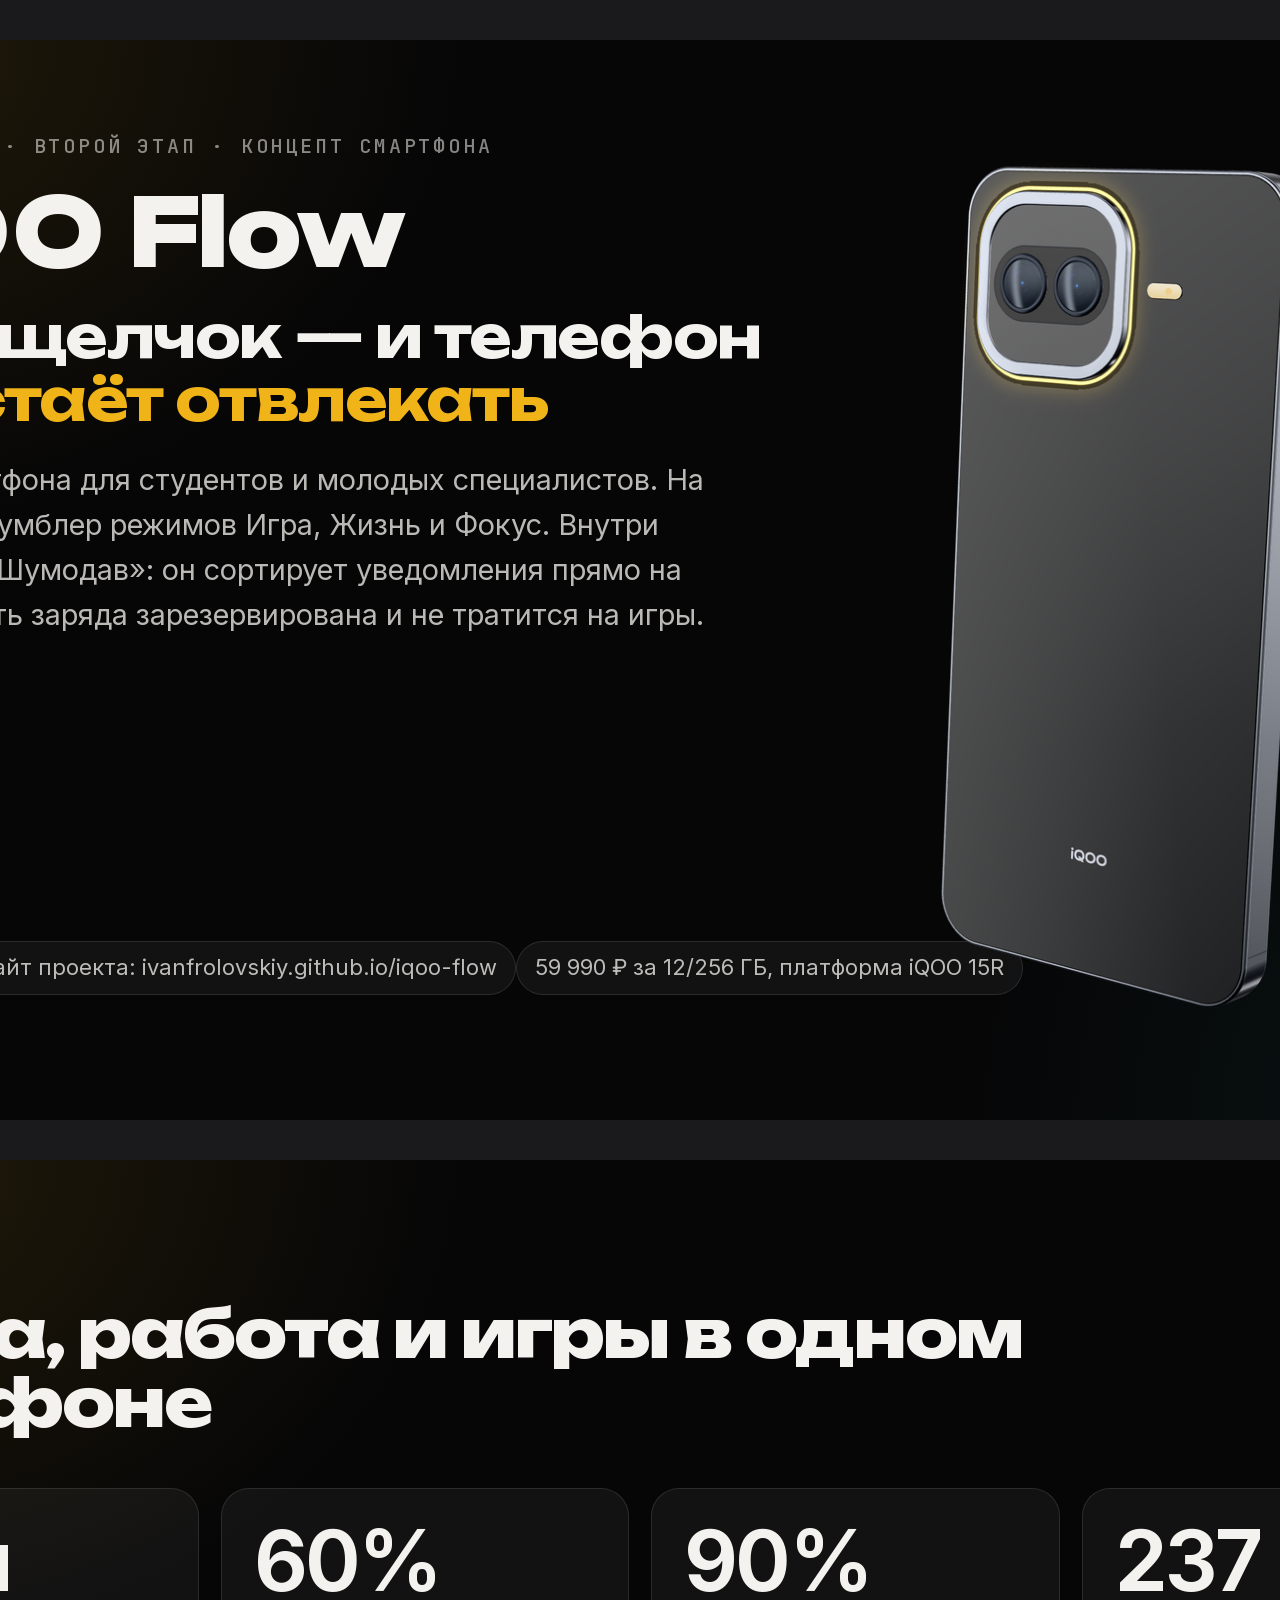
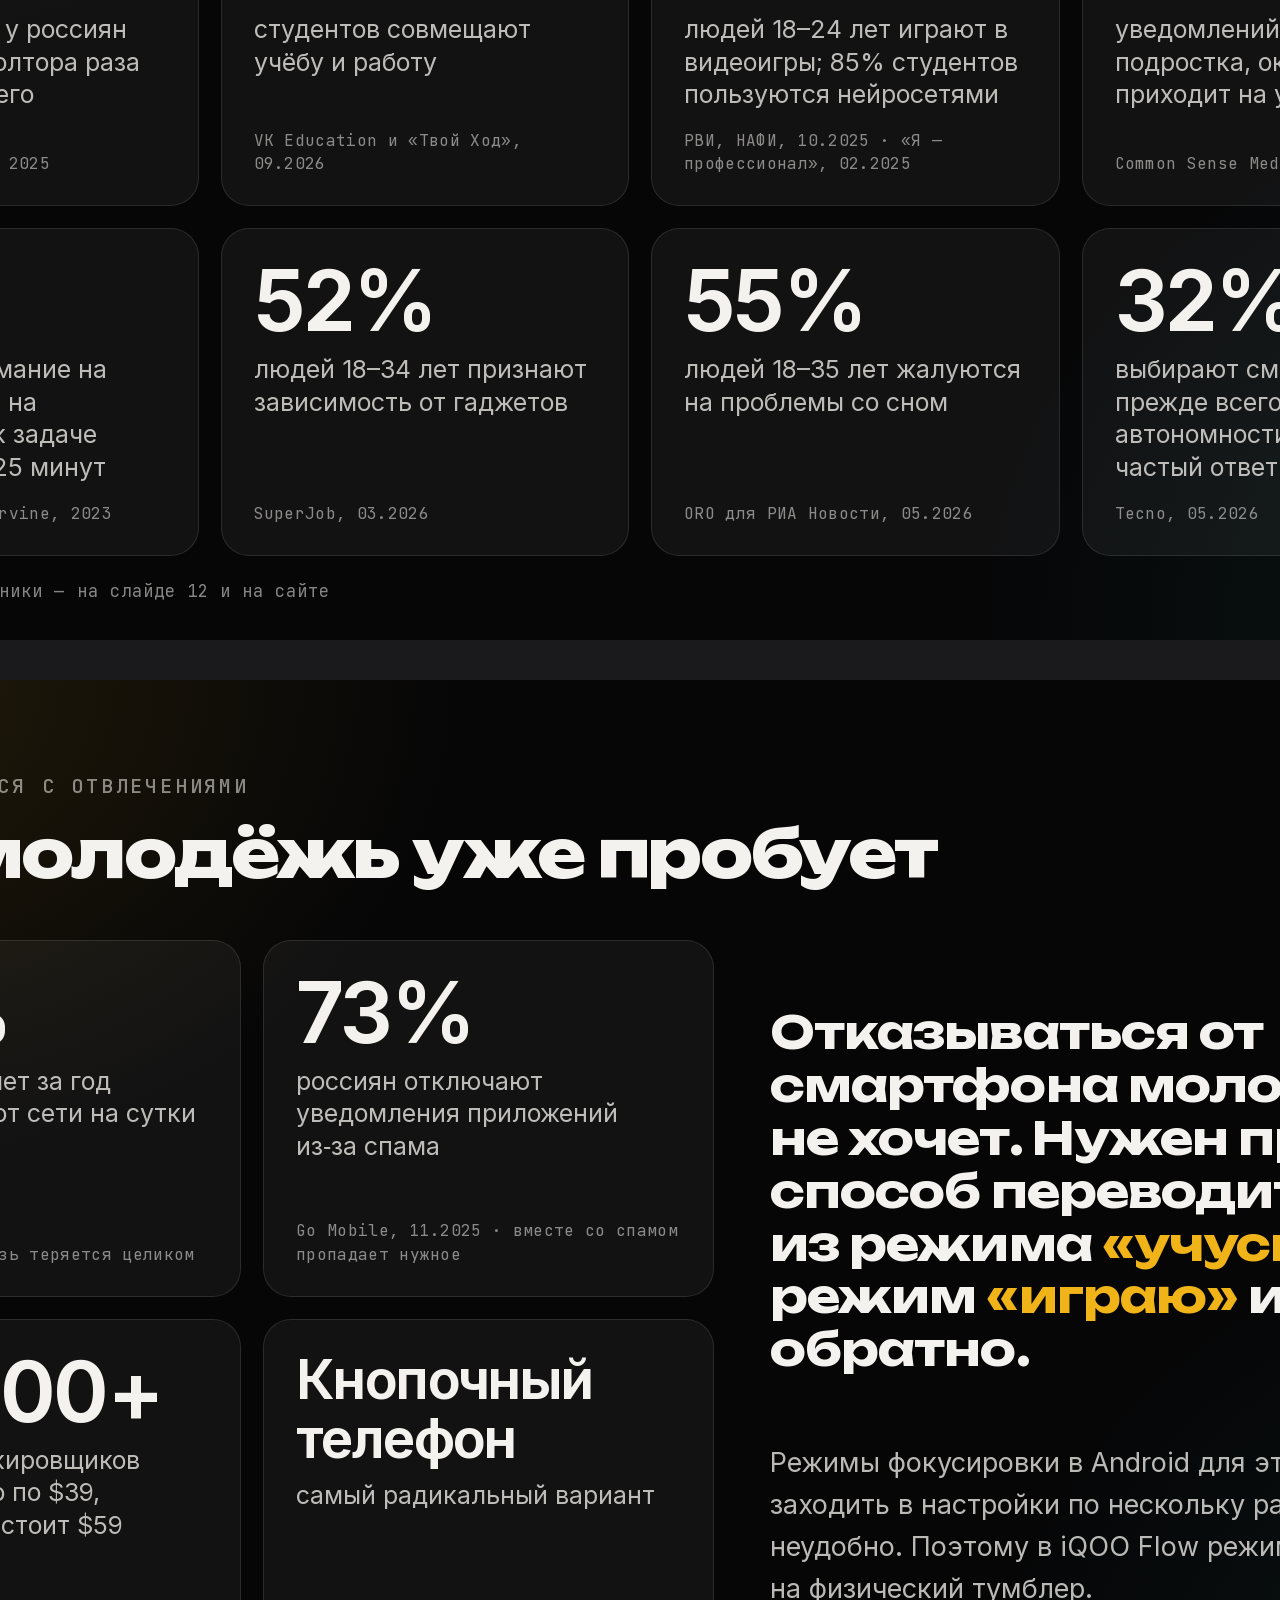
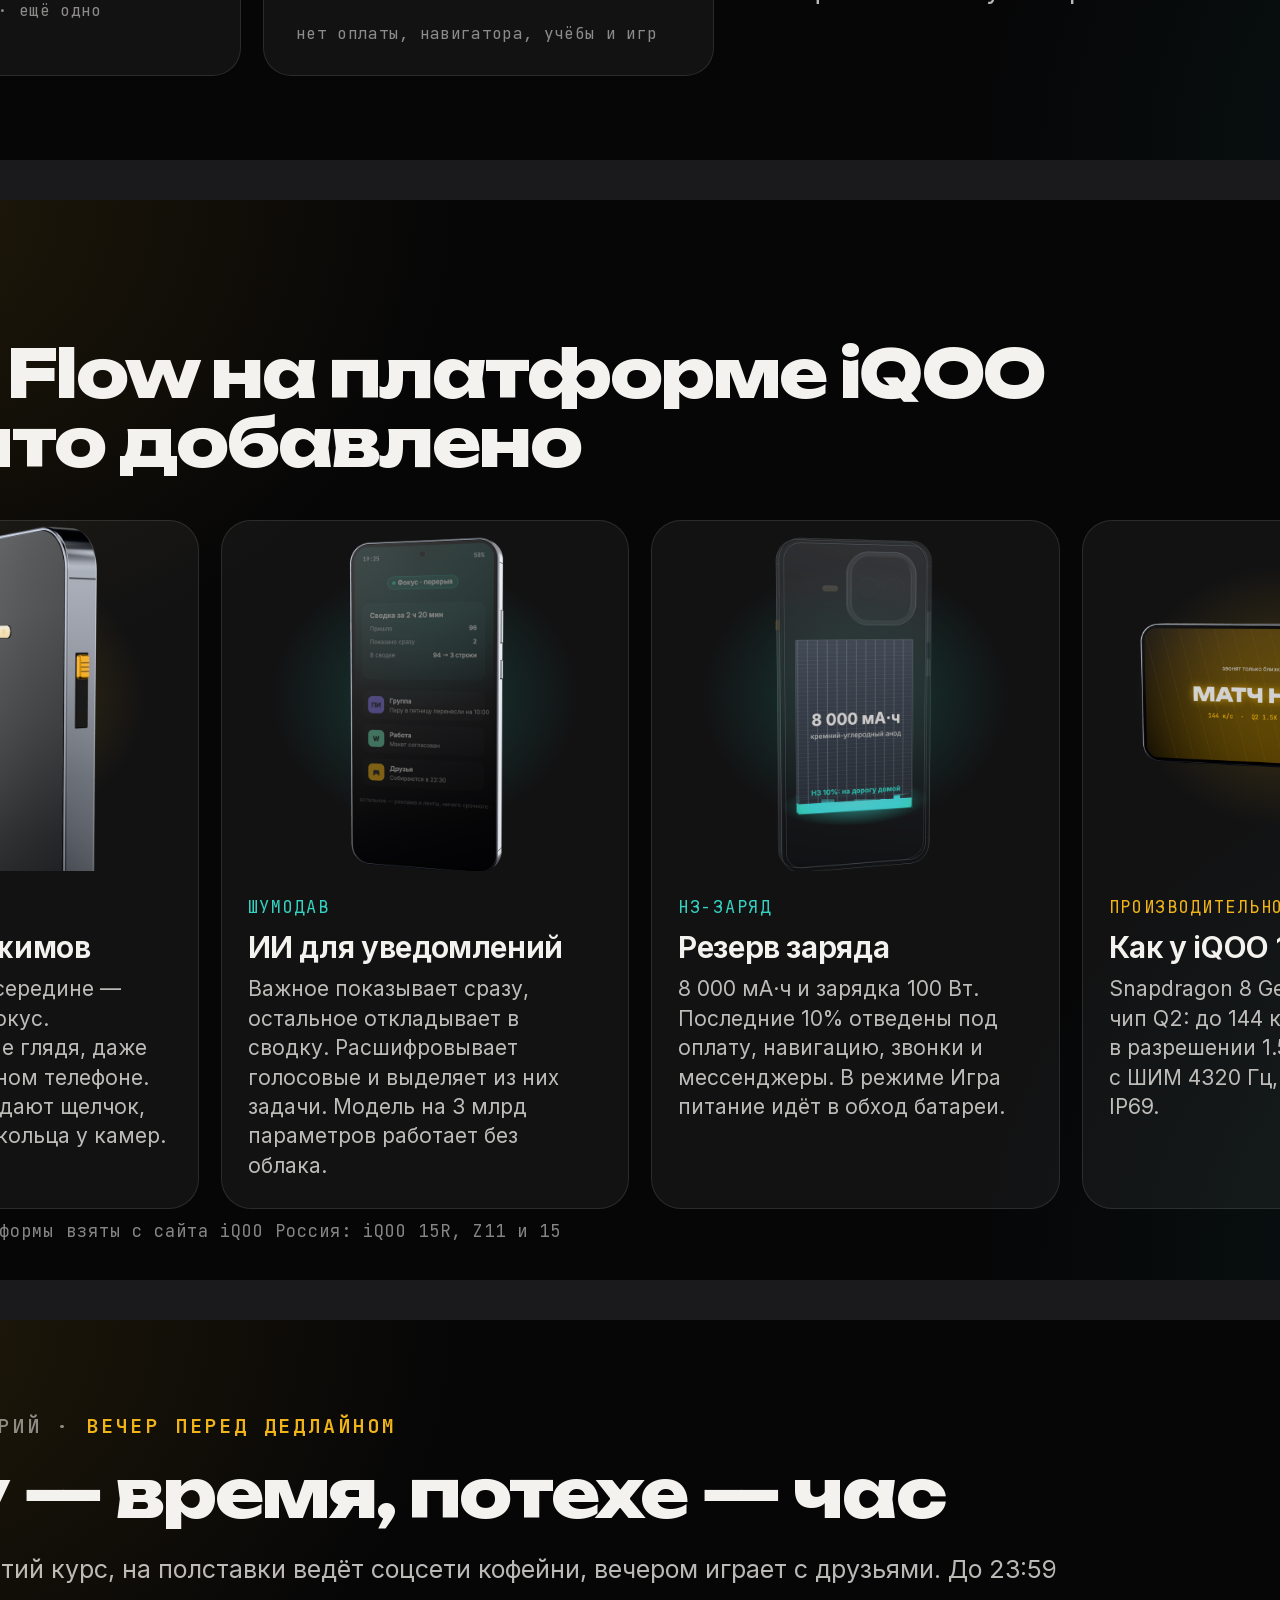
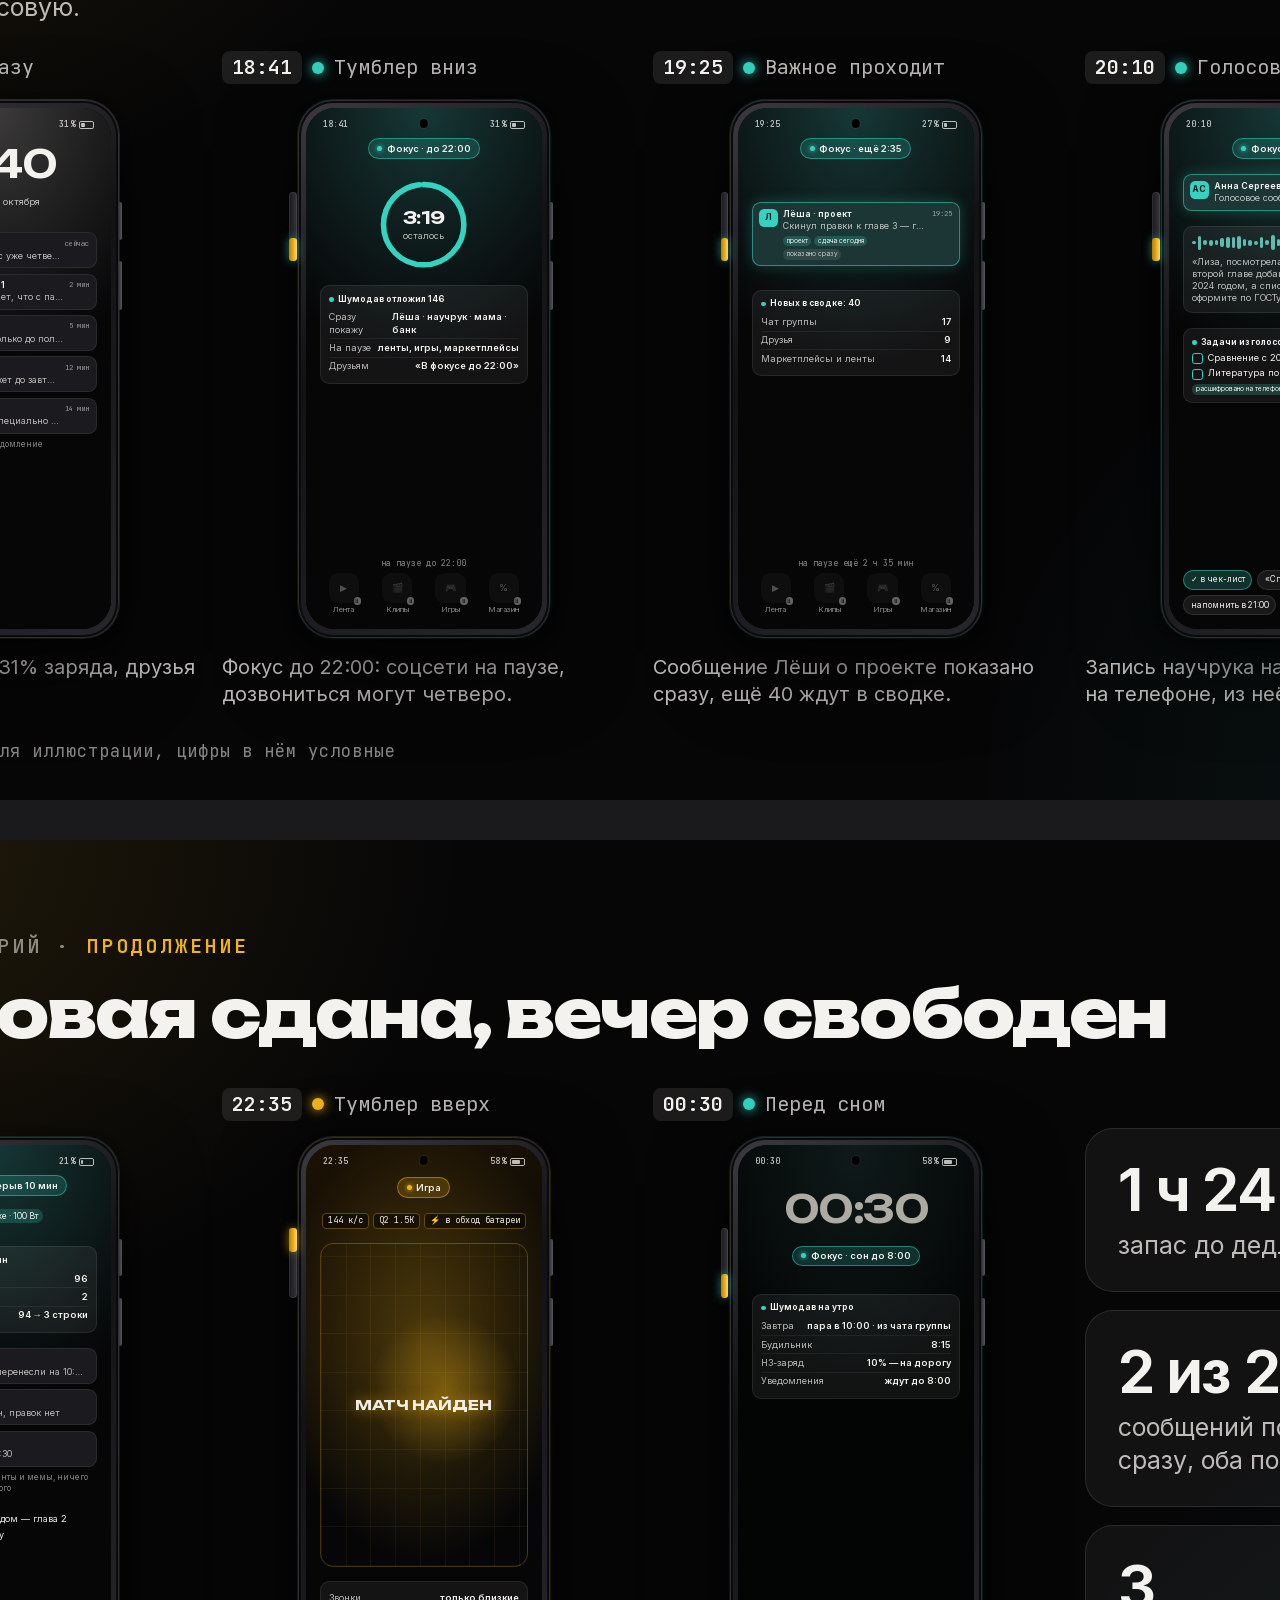
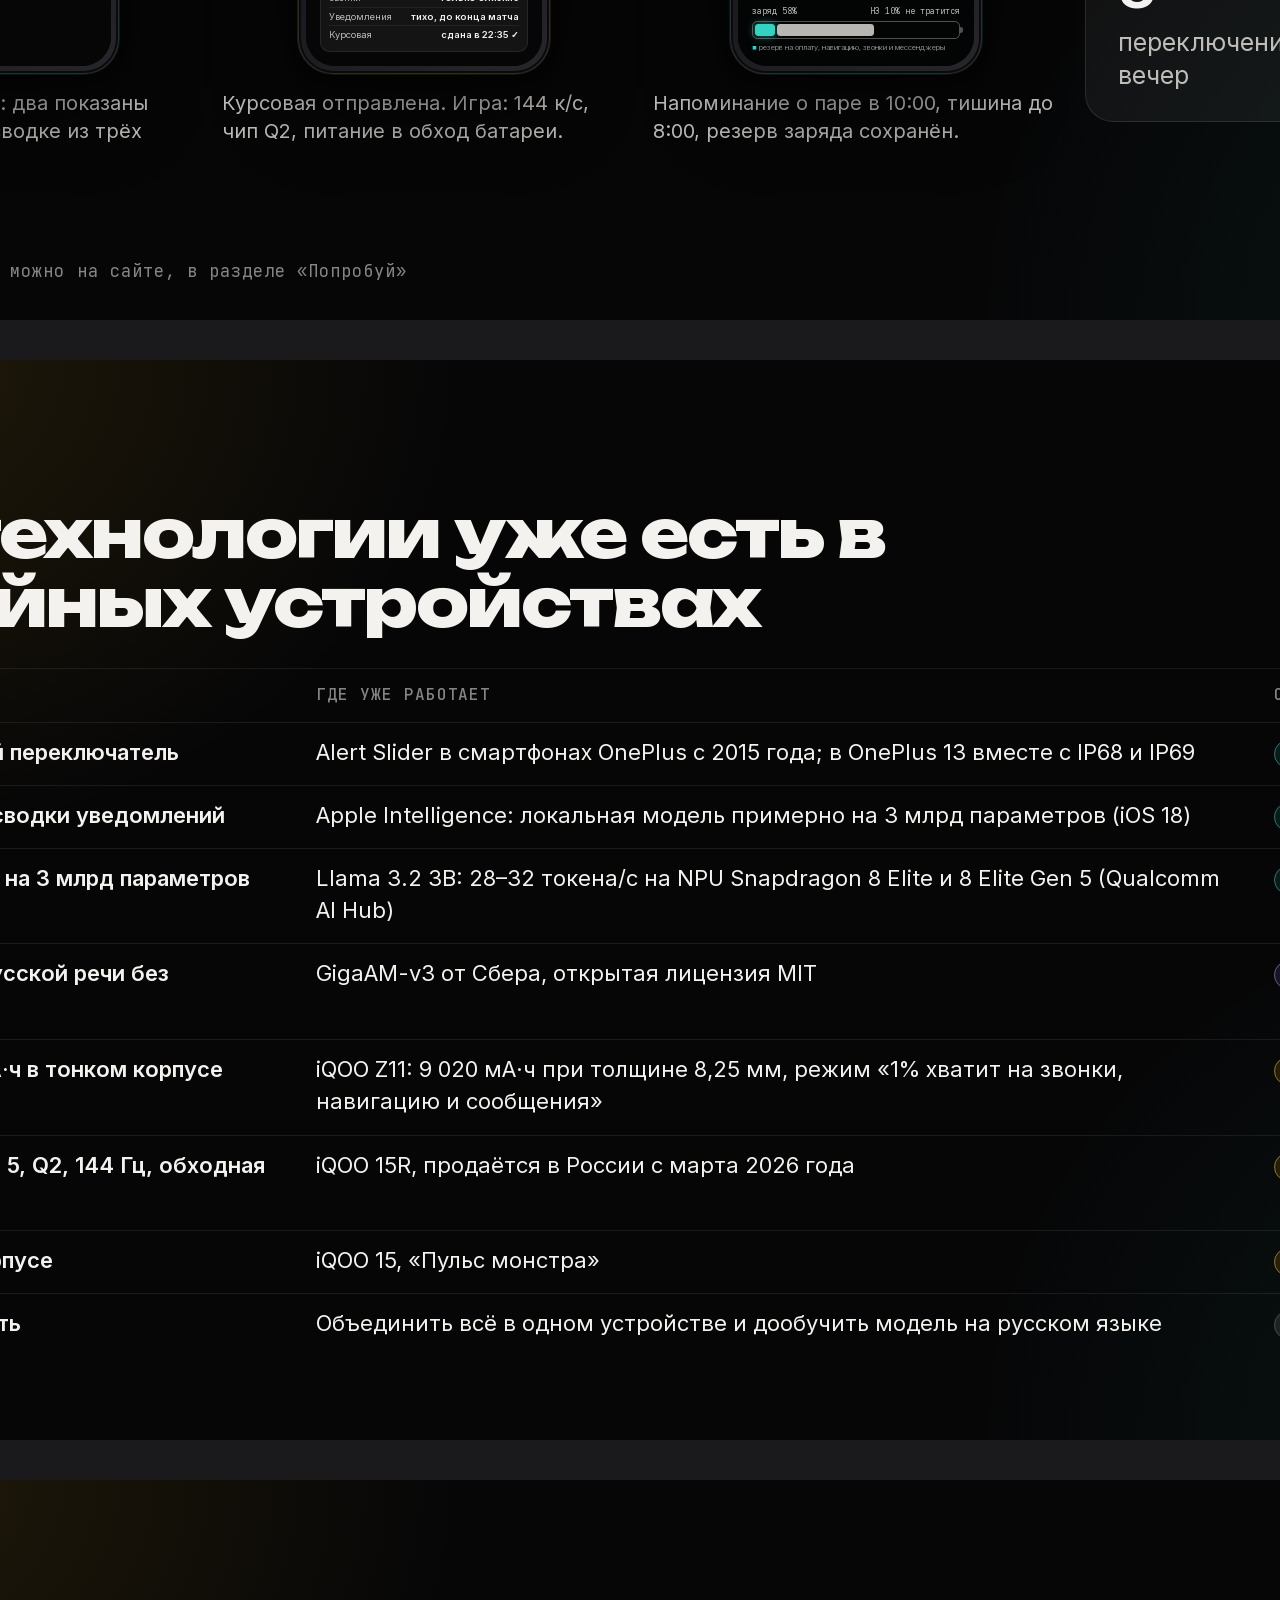
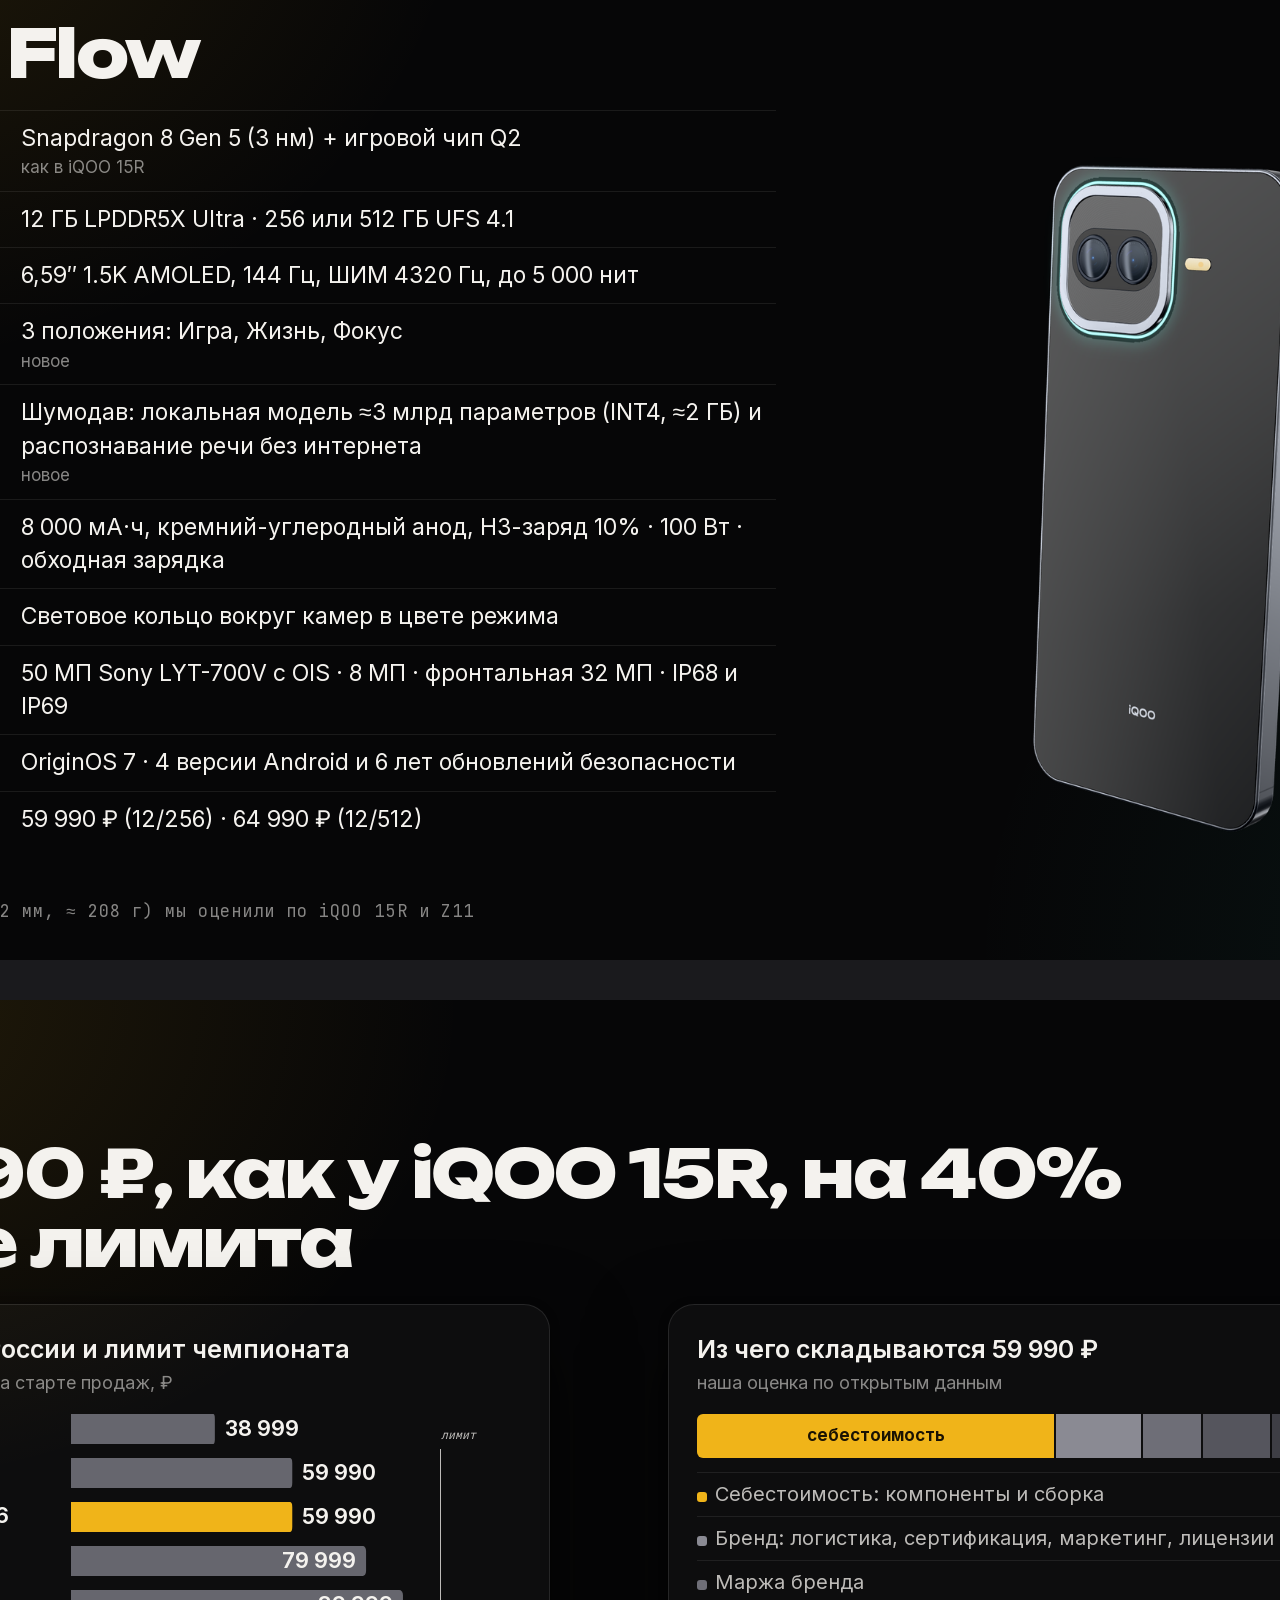
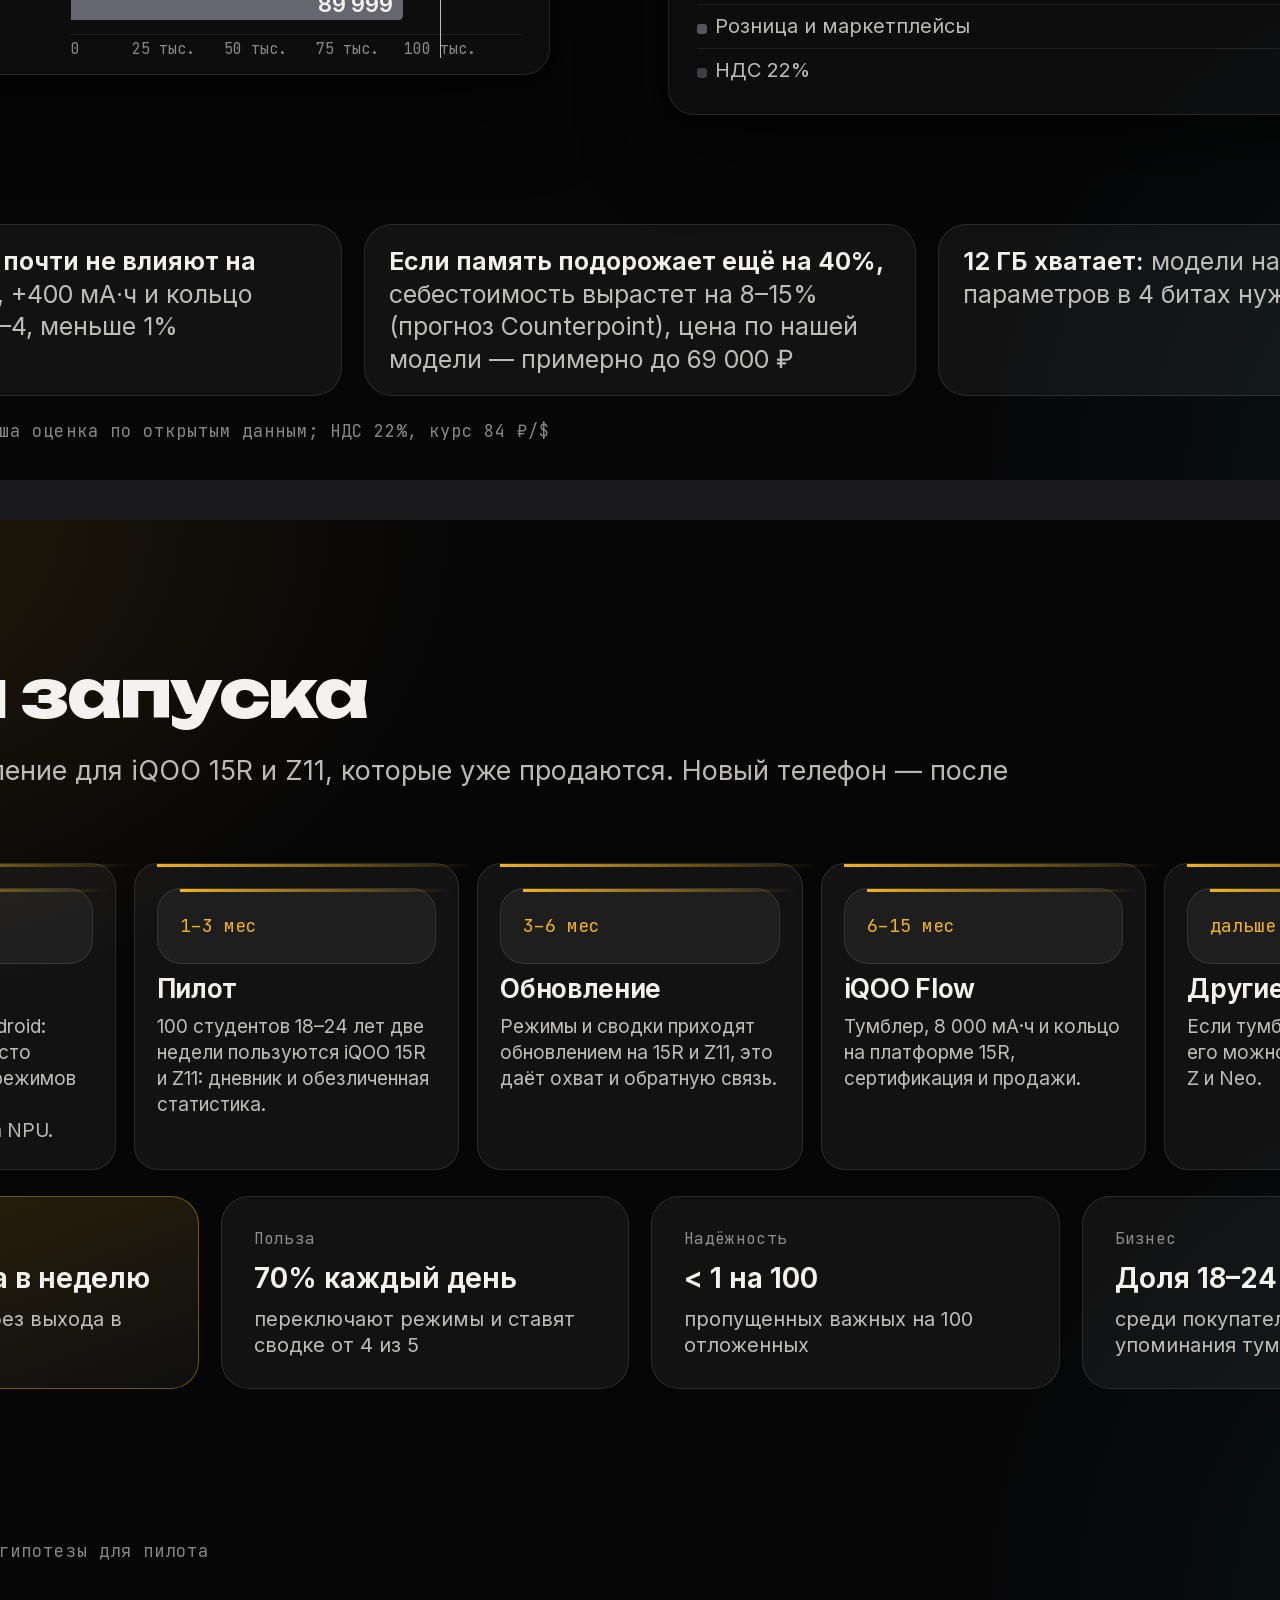
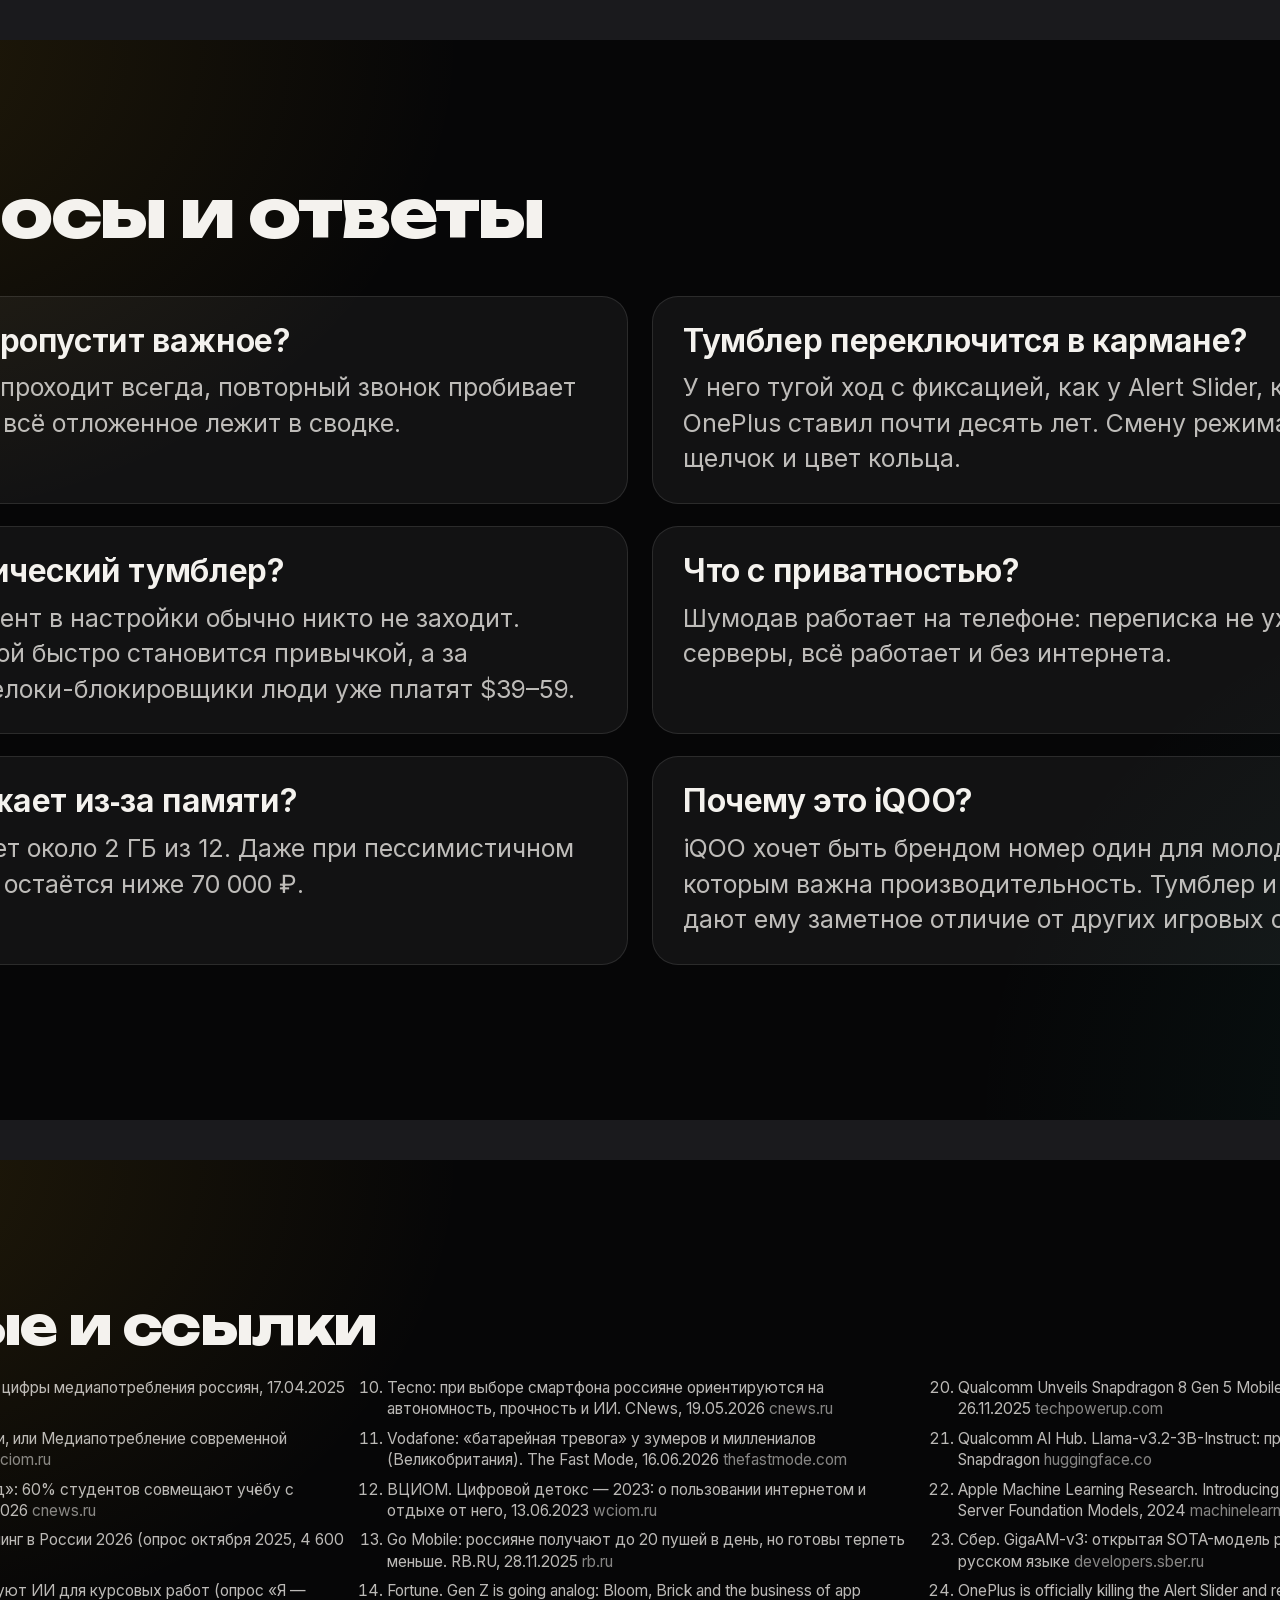
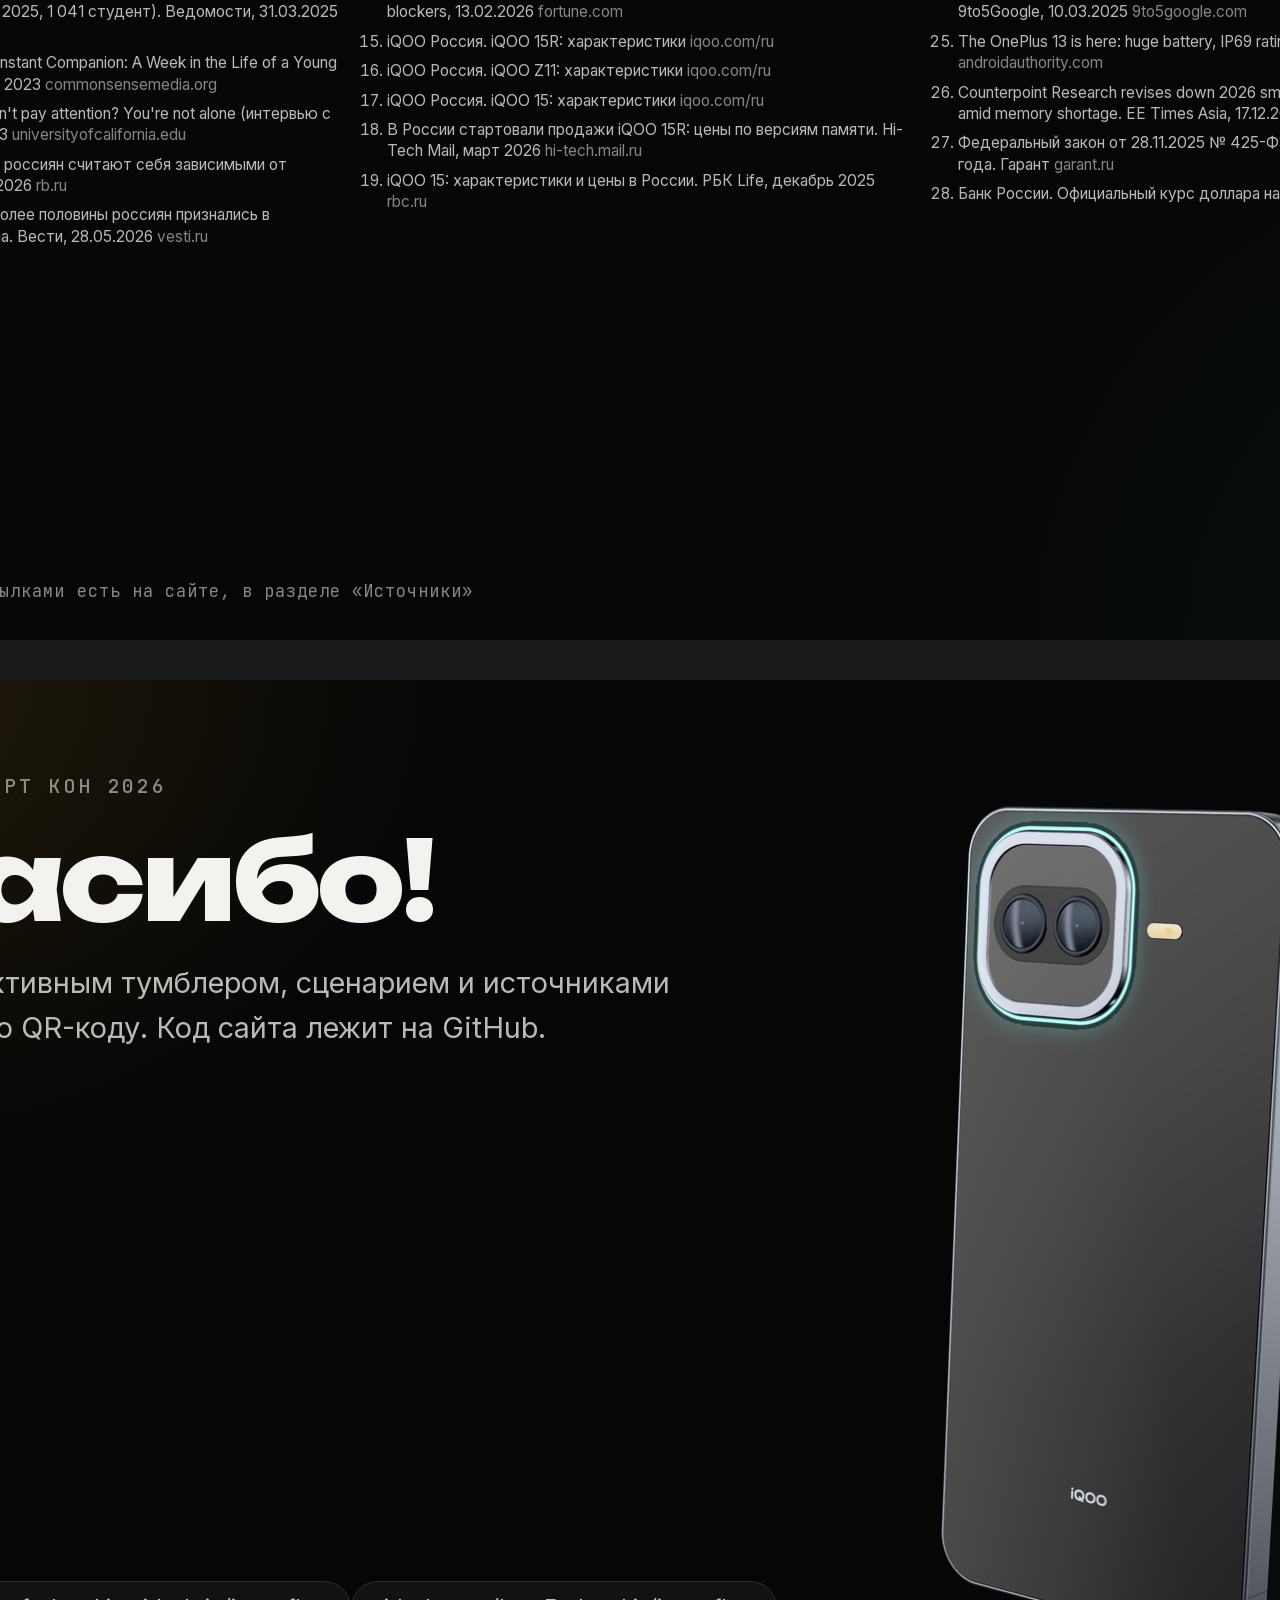
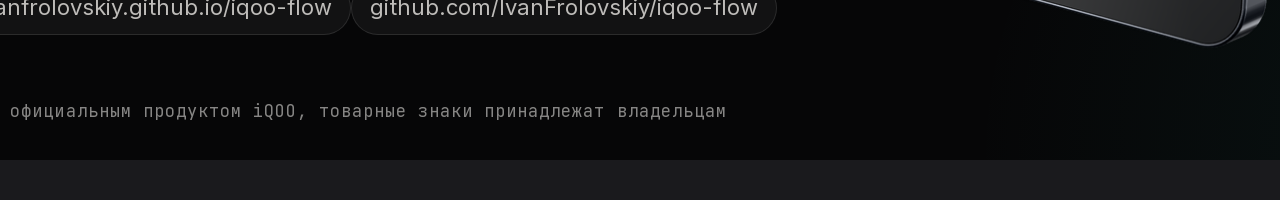
<file: deck/index.html>
<!doctype html>
<html lang="ru">
<head>
<meta charset="utf-8">
<meta name="viewport" content="width=1920">
<title>iQOO Flow — презентация концепта</title>
<link rel="icon" href="../assets/img/favicon.svg" type="image/svg+xml">
<link rel="stylesheet" href="../assets/fonts/fonts.css">
<link rel="stylesheet" href="../assets/css/main.css">
<link rel="stylesheet" href="deck.css">
</head>
<body>
<div class="deck">

<!-- 1. Титул -->
<section class="slide title">
  <img class="hero-img" src="../assets/img/flow-hero.png" alt="">
  <div class="kicker"><b>Смарт Кон <span class="nt">iQOO</span></b> · второй этап · концепт смартфона</div>
  <h1><span class="nt">iQOO</span> Flow</h1>
  <p class="tagline">Один щелчок&nbsp;— и телефон <em>перестаёт отвлекать</em></p>
  <p class="lead">Концепт смартфона для студентов и молодых специалистов. На корпусе есть тумблер режимов Игра, Жизнь и Фокус. Внутри работает ИИ «Шумодав»: он сортирует уведомления прямо на телефоне. Часть заряда зарезервирована и не тратится на игры.</p>
  <div class="meta">
    <div class="qr" id="qr"></div>
    <div><div class="pill-note">Сайт проекта: ivanfrolovskiy.github.io/iqoo-flow</div><div style="margin-top:14px" class="pill-note">59 990 ₽ за 12/256 ГБ, платформа iQOO 15R</div></div>
  </div>
  <div class="foot"><span>iQOO Flow · концепт</span><span>01</span></div>
</section>

<!-- 2. Проблема -->
<section class="slide">
  <div class="kicker">Проблема</div>
  <h2>Учёба, работа и игры в одном телефоне</h2>
  <div class="body">
    <div class="grid-4" style="flex:1">
      <div class="stat"><div class="big-n">6,8 ч</div><div class="l">в день онлайн у россиян 12–24 лет, в полтора раза больше среднего</div><div class="s">Mediascope, I кв. 2025</div></div>
      <div class="stat"><div class="big-n">60%</div><div class="l">студентов совмещают учёбу и работу</div><div class="s">VK Education и «Твой Ход», 09.2026</div></div>
      <div class="stat"><div class="big-n">90%</div><div class="l">людей 18–24 лет играют в видеоигры; 85% студентов пользуются нейросетями</div><div class="s">РВИ, НАФИ, 10.2025 · «Я&nbsp;— профессионал», 02.2025</div></div>
      <div class="stat"><div class="big-n">237</div><div class="l">уведомлений в день у подростка, около четверти приходит на уроках</div><div class="s">Common Sense Media, 2023, США</div></div>
      <div class="stat"><div class="big-n">47 с</div><div class="l">держится внимание на одном экране; на возвращение к задаче уходит около 25 минут</div><div class="s">Gloria Mark, UC Irvine, 2023</div></div>
      <div class="stat"><div class="big-n">52%</div><div class="l">людей 18–34 лет признают зависимость от гаджетов</div><div class="s">SuperJob, 03.2026</div></div>
      <div class="stat"><div class="big-n">55%</div><div class="l">людей 18–35 лет жалуются на проблемы со сном</div><div class="s">ORO для РИА Новости, 05.2026</div></div>
      <div class="stat"><div class="big-n">32%</div><div class="l">выбирают смартфон прежде всего по автономности, это самый частый ответ</div><div class="s">Tecno, 05.2026</div></div>
    </div>
  </div>
  <div class="foot"><span>Ссылки на все источники&nbsp;— на слайде 12 и на сайте</span><span>02</span></div>
</section>

<!-- 3. Что уже пробуют -->
<section class="slide">
  <div class="kicker">Как люди борются с отвлечениями</div>
  <h2>Что молодёжь уже пробует</h2>
  <div class="body">
    <div class="col">
      <div class="grid-2x2">
        <div class="stat"><div class="big-n">46%</div><div class="l">людей 18–24 лет за год отключались от сети на сутки и дольше</div><div class="s">ВЦИОМ, 2023 · связь теряется целиком</div></div>
        <div class="stat"><div class="big-n">73%</div><div class="l">россиян отключают уведомления приложений из&#8209;за спама</div><div class="s">Go Mobile, 11.2025 · вместе со спамом пропадает нужное</div></div>
        <div class="stat"><div class="big-n">60 000+</div><div class="l">брелоков-блокировщиков Bloom продано по $39, похожий Brick стоит $59</div><div class="s">Fortune, 02.2026 · ещё одно устройство</div></div>
        <div class="stat"><div class="big-n" style="font-size:54px;line-height:1.1">Кнопочный телефон</div><div class="l">самый радикальный вариант</div><div class="s">нет оплаты, навигатора, учёбы и игр</div></div>
      </div>
    </div>
    <div class="col" style="justify-content:center;max-width:720px">
      <p class="insight">Отказываться от смартфона молодёжь не хочет. Нужен простой способ переводить его из режима <em>«учусь»</em> в режим <em>«играю»</em> и обратно.</p>
      <p class="lead" style="font-size:27px">Режимы фокусировки в Android для этого есть, но заходить в настройки по нескольку раз в день неудобно. Поэтому в iQOO Flow режимы вынесены на физический тумблер.</p>
    </div>
  </div>
  <div class="foot"><span>iQOO Flow · концепт</span><span>03</span></div>
</section>

<!-- 4. Решение -->
<section class="slide">
  <div class="kicker">Решение</div>
  <h2>iQOO Flow на платформе iQOO 15R: что добавлено</h2>
  <div class="pillars" style="margin-top:22px">
    <div class="pillar" style="--c: var(--amber)"><div class="img"><img src="../assets/img/flow-side.png" alt=""></div><div class="tx"><div class="n">Тумблер</div><h3>Тумблер режимов</h3><p>Вверх&nbsp;— Игра, в середине&nbsp;— Жизнь, вниз&nbsp;— Фокус. Переключается не глядя, даже на заблокированном телефоне. Режим подтверждают щелчок, вибрация и цвет кольца у камер.</p></div></div>
    <div class="pillar" style="--c: var(--focus)"><div class="img"><img src="../assets/img/flow-front.png" alt=""></div><div class="tx"><div class="n">Шумодав</div><h3>ИИ для уведомлений</h3><p>Важное показывает сразу, остальное откладывает в сводку. Расшифровывает голосовые и выделяет из них задачи. Модель на 3 млрд параметров работает без облака.</p></div></div>
    <div class="pillar" style="--c: var(--focus)"><div class="img"><img src="../assets/img/flow-xray.png" alt=""></div><div class="tx"><div class="n">НЗ-заряд</div><h3>Резерв заряда</h3><p>8 000 мА·ч и зарядка 100 Вт. Последние 10% отведены под оплату, навигацию, звонки и мессенджеры. В режиме Игра питание идёт в обход батареи.</p></div></div>
    <div class="pillar" style="--c: var(--amber)"><div class="img"><img src="../assets/img/flow-game.png" alt=""></div><div class="tx"><div class="n">Производительность</div><h3>Как у iQOO 15R</h3><p>Snapdragon 8 Gen 5 и игровой чип Q2: до 144 кадров в секунду в разрешении 1.5K. Экран 144 Гц с ШИМ 4320 Гц, защита IP68 и IP69.</p></div></div>
  </div>
  <div class="foot"><span>Характеристики платформы взяты с сайта iQOO Россия: iQOO 15R, Z11 и 15</span><span>04</span></div>
</section>

<!-- 5. Сценарий, часть 1 -->
<section class="slide">
  <div class="kicker">Ключевой сценарий · <b>вечер перед дедлайном</b></div>
  <h2>Делу&nbsp;— время, потехе&nbsp;— час</h2>
  <p class="lead" style="font-size:25px">Лиза, 20 лет. Третий курс, на полставки ведёт соцсети кофейни, вечером играет с друзьями. До 23:59 нужно сдать курсовую.</p>
  <div class="board" style="margin-top:24px">
    <div class="frame" data-scene="0" style="--c: var(--life)"><div class="t"><b>18:40</b><i></i>Всё и сразу</div><div class="ph"></div><p>146 непрочитанных, 31% заряда, друзья зовут играть.</p></div>
    <div class="frame" data-scene="1" style="--c: var(--focus)"><div class="t"><b>18:41</b><i></i>Тумблер вниз</div><div class="ph"></div><p>Фокус до 22:00: соцсети на паузе, дозвониться могут четверо.</p></div>
    <div class="frame" data-scene="2" style="--c: var(--focus)"><div class="t"><b>19:25</b><i></i>Важное проходит</div><div class="ph"></div><p>Сообщение Лёши о проекте показано сразу, ещё 40 ждут в сводке.</p></div>
    <div class="frame" data-scene="3" style="--c: var(--focus)"><div class="t"><b>20:10</b><i></i>Голосовое</div><div class="ph"></div><p>Запись научрука на 2:14 расшифрована на телефоне, из неё две задачи.</p></div>
  </div>
  <div class="foot"><span>Сценарий придуман для иллюстрации, цифры в нём условные</span><span>05</span></div>
</section>

<!-- 6. Сценарий, часть 2 -->
<section class="slide">
  <div class="kicker">Ключевой сценарий · <b>продолжение</b></div>
  <h2>Курсовая сдана, вечер свободен</h2>
  <div class="board" style="margin-top:18px">
    <div class="frame" data-scene="4" style="--c: var(--focus)"><div class="t"><b>21:00</b><i></i>Перерыв</div><div class="ph"></div><p>96 новых сообщений: два показаны сразу, остальные в сводке из трёх строк.</p></div>
    <div class="frame" data-scene="5" style="--c: var(--amber)"><div class="t"><b>22:35</b><i></i>Тумблер вверх</div><div class="ph"></div><p>Курсовая отправлена. Игра: 144 к/с, чип Q2, питание в обход батареи.</p></div>
    <div class="frame" data-scene="6" style="--c: var(--focus)"><div class="t"><b>00:30</b><i></i>Перед сном</div><div class="ph"></div><p>Напоминание о паре в 10:00, тишина до 8:00, резерв заряда сохранён.</p></div>
    <div class="frame" style="justify-content:center;gap:18px;padding-top:40px">
      <div class="stat"><div class="big-n" style="font-size:60px">1 ч 24 мин</div><div class="l">запас до дедлайна</div></div>
      <div class="stat"><div class="big-n" style="font-size:60px">2 из 242</div><div class="l">сообщений показаны сразу, оба по делу</div></div>
      <div class="stat"><div class="big-n" style="font-size:60px">3</div><div class="l">переключения за весь вечер</div></div>
    </div>
  </div>
  <div class="foot"><span>Попробовать тумблер можно на сайте, в разделе «Попробуй»</span><span>06</span></div>
</section>

<!-- 7. Технологии -->
<section class="slide">
  <div class="kicker">Реализуемость</div>
  <h2>Все технологии уже есть в серийных устройствах</h2>
  <div class="body" style="margin-top:10px">
    <table class="rtable">
      <tr><th>Элемент Flow</th><th>Где уже работает</th><th>Статус</th></tr>
      <tr><td>Трёхпозиционный переключатель</td><td>Alert Slider в смартфонах OnePlus с 2015 года; в OnePlus 13 вместе с IP68 и IP69</td><td><span class="badge market">есть на рынке</span></td></tr>
      <tr><td>ИИ-приоритет и сводки уведомлений</td><td>Apple Intelligence: локальная модель примерно на 3 млрд параметров (iOS 18)</td><td><span class="badge market">есть на рынке</span></td></tr>
      <tr><td>Языковая модель на 3 млрд параметров</td><td>Llama 3.2 3B: 28–32 токена/с на NPU Snapdragon 8 Elite и 8 Elite Gen 5 (Qualcomm AI Hub)</td><td><span class="badge market">есть на рынке</span></td></tr>
      <tr><td>Распознавание русской речи без интернета</td><td>GigaAM-v3 от Сбера, открытая лицензия MIT</td><td><span class="badge open">открытая технология</span></td></tr>
      <tr><td>Батарея 8 000 мА·ч в тонком корпусе</td><td>iQOO Z11: 9 020 мА·ч при толщине 8,25 мм, режим «1% хватит на звонки, навигацию и сообщения»</td><td><span class="badge iqoo">есть у iQOO</span></td></tr>
      <tr><td>Snapdragon 8 Gen 5, Q2, 144 Гц, обходная зарядка</td><td>iQOO 15R, продаётся в России с марта 2026 года</td><td><span class="badge iqoo">есть у iQOO</span></td></tr>
      <tr><td>Подсветка на корпусе</td><td>iQOO 15, «Пульс монстра»</td><td><span class="badge iqoo">есть у iQOO</span></td></tr>
      <tr><td>Что нужно сделать</td><td>Объединить всё в одном устройстве и дообучить модель на русском языке</td><td><span class="badge new">новое во Flow</span></td></tr>
    </table>
  </div>
  <div class="foot"><span>iQOO Flow · концепт</span><span>07</span></div>
</section>

<!-- 8. Характеристики -->
<section class="slide">
  <div class="kicker">Характеристики</div>
  <h2>iQOO Flow</h2>
  <div class="body" style="margin-top:0">
    <div class="col" style="flex:1.5">
      <table class="specs-d">
        <tr><th>Платформа</th><td>Snapdragon 8 Gen 5 (3 нм) + игровой чип Q2<span>как в iQOO 15R</span></td></tr>
        <tr><th>Память</th><td>12 ГБ LPDDR5X Ultra · 256 или 512 ГБ UFS 4.1</td></tr>
        <tr><th>Экран</th><td>6,59″ 1.5K AMOLED, 144 Гц, ШИМ 4320 Гц, до 5 000 нит</td></tr>
        <tr class="hl"><th>Тумблер</th><td>3 положения: Игра, Жизнь, Фокус<span>новое</span></td></tr>
        <tr class="hl"><th>ИИ</th><td>Шумодав: локальная модель ≈3 млрд параметров (INT4, ≈2 ГБ) и распознавание речи без интернета<span>новое</span></td></tr>
        <tr class="hl"><th>Батарея</th><td>8 000 мА·ч, кремний-углеродный анод, НЗ-заряд 10% · 100 Вт · обходная зарядка</td></tr>
        <tr class="hl"><th>Индикация</th><td>Световое кольцо вокруг камер в цвете режима</td></tr>
        <tr><th>Камеры и защита</th><td>50 МП Sony LYT-700V с OIS · 8 МП · фронтальная 32 МП · IP68 и IP69</td></tr>
        <tr><th>Система</th><td>OriginOS 7 · 4 версии Android и 6 лет обновлений безопасности</td></tr>
        <tr class="hl"><th>Цена</th><td>59 990 ₽ (12/256) · 64 990 ₽ (12/512)</td></tr>
      </table>
    </div>
    <div class="col" style="align-items:center;justify-content:center"><img src="../assets/img/flow-back-focus.png" alt="" style="height:760px"></div>
  </div>
  <div class="foot"><span>Толщину и вес (≈ 8,2 мм, ≈ 208 г) мы оценили по iQOO 15R и Z11</span><span>08</span></div>
</section>

<!-- 9. Цена -->
<section class="slide">
  <div class="kicker">Цена</div>
  <h2>59 990 ₽, как у iQOO 15R, на 40% ниже лимита</h2>
  <div class="body" style="margin-top:6px">
    <div class="col"><div class="viz-card viz on" id="d-lineup"></div></div>
    <div class="col"><div class="viz-card viz on" id="d-struct"></div></div>
  </div>
  <div class="grid-3" style="margin-top:22px">
    <div class="stat" style="padding:20px 24px"><div class="l"><b>Новые детали почти не влияют на цену:</b> тумблер, +400 мА·ч и кольцо стоят около $3–4, меньше 1% себестоимости</div></div>
    <div class="stat" style="padding:20px 24px"><div class="l"><b>Если память подорожает ещё на 40%,</b> себестоимость вырастет на 8–15% (прогноз Counterpoint), цена по нашей модели&nbsp;— примерно до 69 000 ₽</div></div>
    <div class="stat" style="padding:20px 24px"><div class="l"><b>12 ГБ хватает:</b> модели на 3 млрд параметров в 4 битах нужно около 2 ГБ</div></div>
  </div>
  <div class="foot"><span>Структура цены&nbsp;— наша оценка по открытым данным; НДС 22%, курс 84 ₽/$</span><span>09</span></div>
</section>

<!-- 10. Запуск -->
<section class="slide">
  <div class="kicker">Запуск</div>
  <h2>План запуска</h2>
  <p class="lead" style="font-size:27px">Сначала обновление для iQOO 15R и Z11, которые уже продаются. Новый телефон&nbsp;— после пилота.</p>
  <div class="road-d" style="margin-top:30px">
    <div><div class="w">0–1 мес</div><h4>Прототип</h4><p>Приложение для Android: плитка и кнопка вместо тумблера, правила режимов на стандартных API, открытая модель на NPU.</p></div>
    <div><div class="w">1–3 мес</div><h4>Пилот</h4><p>100 студентов 18–24 лет две недели пользуются iQOO 15R и Z11: дневник и обезличенная статистика.</p></div>
    <div><div class="w">3–6 мес</div><h4>Обновление</h4><p>Режимы и сводки приходят обновлением на 15R и Z11, это даёт охват и обратную связь.</p></div>
    <div><div class="w">6–15 мес</div><h4>iQOO Flow</h4><p>Тумблер, 8 000 мА·ч и кольцо на платформе 15R, сертификация и продажи.</p></div>
    <div><div class="w">дальше</div><h4>Другие серии</h4><p>Если тумблер приживётся, его можно добавить в серии Z и Neo.</p></div>
  </div>
  <div class="grid-4" style="margin-top:26px">
    <div class="stat" style="background:linear-gradient(160deg, rgba(240,180,25,.16), rgba(255,255,255,.04));border-color:rgba(240,180,25,.4)"><div class="s" style="margin:0">Главная метрика</div><div class="l" style="color:var(--ink);font-size:28px;font-weight:650">Часы фокуса в неделю</div><div class="l" style="font-size:20px">время в Фокусе без выхода в соцсети и игры</div></div>
    <div class="stat"><div class="s" style="margin:0">Польза</div><div class="l" style="color:var(--ink);font-size:28px;font-weight:650">70% каждый день</div><div class="l" style="font-size:20px">переключают режимы и ставят сводке от 4 из 5</div></div>
    <div class="stat"><div class="s" style="margin:0">Надёжность</div><div class="l" style="color:var(--ink);font-size:28px;font-weight:650">&lt; 1 на 100</div><div class="l" style="font-size:20px">пропущенных важных на 100 отложенных</div></div>
    <div class="stat"><div class="s" style="margin:0">Бизнес</div><div class="l" style="color:var(--ink);font-size:28px;font-weight:650">Доля 18–24 лет</div><div class="l" style="font-size:20px">среди покупателей, NPS, упоминания тумблера в отзывах</div></div>
  </div>
  <div class="foot"><span>Целевые значения&nbsp;— гипотезы для пилота</span><span>10</span></div>
</section>

<!-- 11. Риски -->
<section class="slide">
  <div class="kicker">Риски</div>
  <h2>Вопросы и ответы</h2>
  <div class="qa" style="margin-top:26px">
    <div><h4>Шумодав пропустит важное?</h4><p>Ближний круг проходит всегда, повторный звонок пробивает любой режим, всё отложенное лежит в сводке.</p></div>
    <div><h4>Тумблер переключится в кармане?</h4><p>У него тугой ход с фиксацией, как у Alert Slider, который OnePlus ставил почти десять лет. Смену режима выдают щелчок и цвет кольца.</p></div>
    <div><h4>Зачем физический тумблер?</h4><p>В нужный момент в настройки обычно никто не заходит. Движение рукой быстро становится привычкой, а за отдельные брелоки-блокировщики люди уже платят $39–59.</p></div>
    <div><h4>Что с приватностью?</h4><p>Шумодав работает на телефоне: переписка не уходит на серверы, всё работает и без интернета.</p></div>
    <div><h4>Не подорожает из&#8209;за памяти?</h4><p>Модели хватает около 2 ГБ из 12. Даже при пессимистичном прогнозе цена остаётся ниже 70 000 ₽.</p></div>
    <div><h4>Почему это iQOO?</h4><p>iQOO хочет быть брендом номер один для молодых людей, которым важна производительность. Тумблер и Шумодав дают ему заметное отличие от других игровых смартфонов.</p></div>
  </div>
  <div class="foot"><span>iQOO Flow · концепт</span><span>11</span></div>
</section>

<!-- 12. Источники -->
<section class="slide">
  <div class="kicker">Источники</div>
  <h2 style="font-size:52px;margin-bottom:24px">Данные и ссылки</h2>
  <ol class="srcs" id="d-sources"></ol>
  <div class="foot"><span>Полный список со ссылками есть на сайте, в разделе «Источники»</span><span>12</span></div>
</section>

<!-- 13. Финал -->
<section class="slide title">
  <img class="hero-img" src="../assets/img/flow-back-focus.png" alt="">
  <div class="kicker"><b><span class="nt">iQOO</span> Flow</b> · Смарт Кон 2026</div>
  <h1 style="font-size:110px">Спасибо!</h1>
  <p class="lead">Сайт с интерактивным тумблером, сценарием и источниками открывается по QR-коду. Код сайта лежит на GitHub.</p>
  <div class="meta">
    <div class="qr" id="qr2"></div>
    <div><div class="pill-note">ivanfrolovskiy.github.io/iqoo-flow</div><div style="margin-top:14px" class="pill-note">github.com/IvanFrolovskiy/iqoo-flow</div></div>
  </div>
  <div class="foot"><span>Концепт не является официальным продуктом iQOO, товарные знаки принадлежат владельцам</span><span>13</span></div>
</section>

</div>
<script type="module">
import { createPhone, SCENES } from '../assets/js/phone.js';
import { hbars, stackbar } from '../assets/js/viz.js';
const fmt = (n) => new Intl.NumberFormat('ru-RU').format(n).replace(/ /g, ' ');
// QR-код сайта
const qr = await (await fetch('qr.svg')).text();
document.getElementById('qr').innerHTML = qr; document.getElementById('qr2').innerHTML = qr;
// экраны сценария
document.querySelectorAll('.frame[data-scene]').forEach(f => {
  const i = +f.dataset.scene, host = document.createElement('div'); host.className = 'phone-wrap';
  f.querySelector('.ph').appendChild(host);
  const ph = createPhone(host, { labels: false }); ph.setMode(SCENES[i].mode); ph.show(SCENES[i].html(), { instant: true, mode: SCENES[i].mode });
});
// цена
document.getElementById('d-lineup').innerHTML = `<p class="viz-title">Цены iQOO в России и лимит чемпионата</p><p class="viz-sub">официальные цены на старте продаж, ₽</p>` +
  hbars([{ label: 'iQOO Z11 · 8/256', value: 38999, text: '38 999' }, { label: 'iQOO 15R · 12/256', value: 59990, text: '59 990' },
    { label: '<b>iQOO Flow · 12/256</b>', value: 59990, text: '59 990', emph: true }, { label: 'iQOO 15 · 12/256', value: 79999, text: '79 999' },
    { label: 'iQOO 15 · 16/512', value: 89999, text: '89 999' }],
  { max: 122000, ticks: [0, 25000, 50000, 75000, 100000], tick: (v) => v ? v / 1000 + ' тыс.' : '0', limit: { value: 100000, label: 'лимит' } });
const S = [['Себестоимость: компоненты и сборка', 'себестоимость', 30720, 'var(--v-accent)'], ['Бренд: логистика, сертификация, маркетинг, лицензии', 'бренд', 7360, '#8a8a93', 1],
  ['Маржа бренда', '', 5190, '#6e6e77', 1], ['Розница и маркетплейсы', '', 5900, '#55555d', 1], ['НДС 22%', 'НДС', 10820, '#3e3e45', 1]];
document.getElementById('d-struct').innerHTML = `<p class="viz-title">Из чего складываются 59 990 ₽</p><p class="viz-sub">наша оценка по открытым данным</p>` +
  stackbar(S.map(([label, short, v, c, dark]) => ({ label, short, v, c, dark })), 59990) +
  `<table class="vtable">${S.map(([l, , v, c]) => `<tr><td><i style="--c:${c}"></i>${l}</td><td>${fmt(v)} ₽</td></tr>`).join('')}</table>`;
// источники берём с сайта, чтобы список не расходился
const html = await (await fetch('../index.html')).text();
const doc = new DOMParser().parseFromString(html, 'text/html');
document.getElementById('d-sources').innerHTML = [...doc.querySelectorAll('#sources ol li')].map(li => `<li>${li.textContent.replace(/\s+—\s+\S+$/, '').trim()} <span>${li.querySelector('a')?.textContent || ''}</span></li>`).join('');
await document.fonts.ready;
window.__ready = true;
</script>
</body>
</html>
</file>
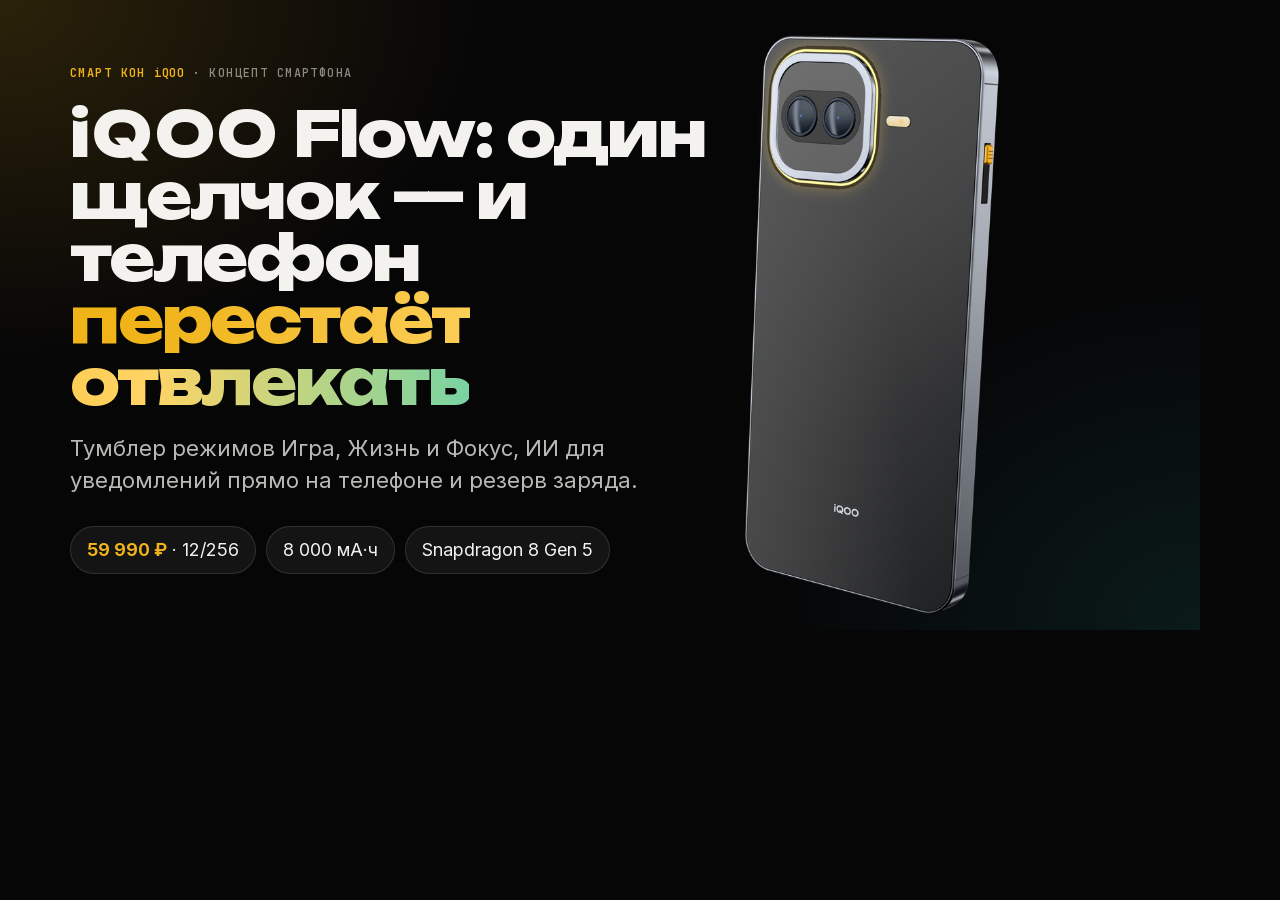
<file: tools/og.html>
<!doctype html>
<html lang="ru"><head><meta charset="utf-8"><title>og</title>
<link rel="stylesheet" href="../assets/fonts/fonts.css"><link rel="stylesheet" href="../assets/css/main.css">
<style>
html,body{margin:0;background:#060607}
.og{position:relative;width:1200px;height:630px;overflow:hidden;padding:64px 70px;box-sizing:border-box;
  background:radial-gradient(700px 520px at 0% 0%,rgba(240,180,25,.16),transparent 70%),radial-gradient(600px 500px at 100% 100%,rgba(52,211,193,.1),transparent 70%),#060607}
.og h1{font-family:var(--display);font-weight:800;font-size:62px;line-height:1;letter-spacing:-.035em;margin:20px 0 20px;max-width:700px}
.og h1 em{font-style:normal;background:linear-gradient(92deg,var(--amber) 10%,var(--amber-2) 60%,var(--focus) 120%);-webkit-background-clip:text;background-clip:text;color:transparent}
.og p{font-size:22px;color:var(--ink-2);max-width:600px;line-height:1.45;margin:0}
.og img{position:absolute;right:30px;top:-10px;height:660px}
.og .chips{position:absolute;left:70px;bottom:56px;display:flex;gap:10px}
.og .chips span{font-size:18px;padding:9px 16px;border-radius:999px;background:rgba(255,255,255,.06);border:1px solid rgba(255,255,255,.12)}
.og .chips span b{color:var(--amber)}
</style></head><body>
<div class="og" id="og">
  <div class="kicker"><b>Смарт Кон <span class="nt">iQOO</span></b> · концепт смартфона</div>
  <h1><span class="nt">iQOO</span> Flow: один щелчок&nbsp;— и телефон <em>перестаёт отвлекать</em></h1>
  <p>Тумблер режимов Игра, Жизнь и Фокус, ИИ для уведомлений прямо на телефоне и резерв заряда.</p>
  <div class="chips"><span><b>59 990 ₽</b> · 12/256</span><span>8 000 мА·ч</span><span>Snapdragon 8 Gen 5</span></div>
  <img src="../assets/img/flow-hero.png" alt="">
</div>
<script>document.fonts.ready.then(()=>{window.__ready=true});</script>
</body></html>
</file>
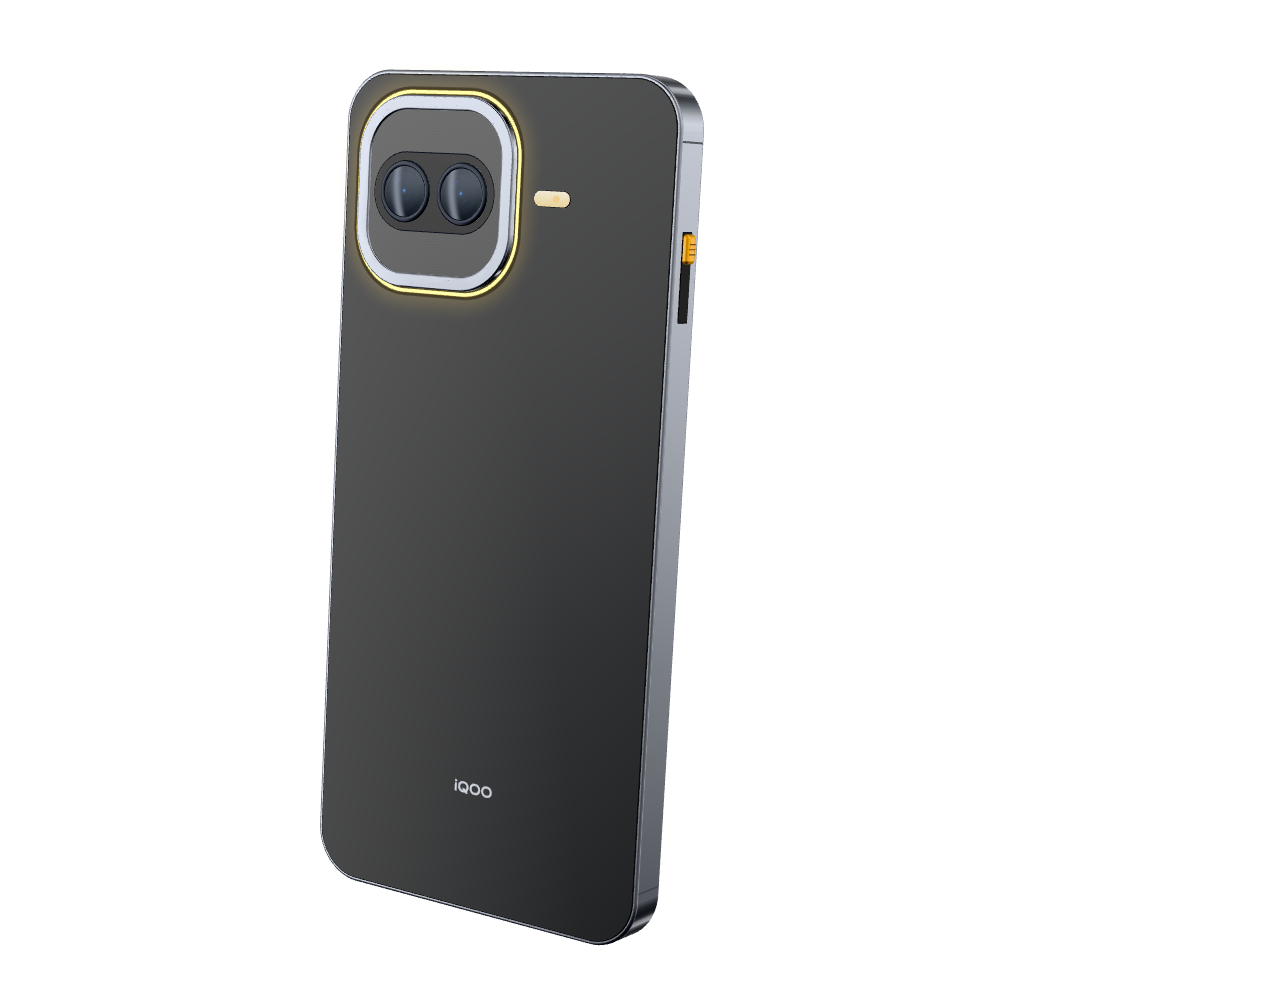
<file: tools/render.html>
<!doctype html>
<html lang="ru"><head><meta charset="utf-8"><title>render</title>
<link rel="stylesheet" href="../assets/fonts/fonts.css">
<style>html,body{margin:0;background:transparent}#v{position:relative;width:var(--w,1000px);height:var(--h,1000px)}
#v canvas{position:absolute;inset:0;width:100%;height:100%}.probe{font:600 20px Unbounded;position:absolute;opacity:0}.probe2{font:400 20px Inter;position:absolute;opacity:0}.probe3{font:600 20px "JetBrains Mono";position:absolute;opacity:0}</style></head>
<body><span class="probe">Аб</span><span class="probe2">Аб</span><span class="probe3">Аб</span><div id="v"></div>
<script type="module">
// Рендер кадра модели для постеров и презентации: ?pose=hero|side|front|xray|game|back&mode=play|life|focus&w=1000&h=1000
const q = new URLSearchParams(location.search);
const v = document.getElementById('v');
v.style.setProperty('--w', (q.get('w') || 1000) + 'px'); v.style.setProperty('--h', (q.get('h') || 1000) + 'px');
const { mount } = await import('../assets/js/phone3d.js');
await document.fonts.ready;
const api = await mount(v, { still: true, pose: q.get('pose') || 'hero', mode: q.get('mode') || 'play', variant: q.get('pose') === 'hero' ? 'hero' : 'device' });
api.setPose(q.get('pose') || 'hero'); api.setMode(q.get('mode') || 'play');
api.renderOnce();
window.__ready = true;
</script></body></html>
</file>
<file: assets/fonts/fonts.css>
/* Шрифты: Inter, Unbounded, JetBrains Mono — SIL Open Font License 1.1 (тексты лицензий рядом). */
@font-face{font-family:'Inter';font-style:normal;font-weight:400 700;font-display:swap;src:url(inter-cyrillic-ext.woff2) format('woff2');unicode-range:U+0460-052F, U+1C80-1C8A, U+20B4, U+2DE0-2DFF, U+A640-A69F, U+FE2E-FE2F}
@font-face{font-family:'Inter';font-style:normal;font-weight:400 700;font-display:swap;src:url(inter-cyrillic.woff2) format('woff2');unicode-range:U+0301, U+0400-045F, U+0490-0491, U+04B0-04B1, U+2116}
@font-face{font-family:'Inter';font-style:normal;font-weight:400 700;font-display:swap;src:url(inter-latin-ext.woff2) format('woff2');unicode-range:U+0100-02BA, U+02BD-02C5, U+02C7-02CC, U+02CE-02D7, U+02DD-02FF, U+0304, U+0308, U+0329, U+1D00-1DBF, U+1E00-1E9F, U+1EF2-1EFF, U+2020, U+20A0-20AB, U+20AD-20C0, U+2113, U+2C60-2C7F, U+A720-A7FF}
@font-face{font-family:'Inter';font-style:normal;font-weight:400 700;font-display:swap;src:url(inter-latin.woff2) format('woff2');unicode-range:U+0000-00FF, U+0131, U+0152-0153, U+02BB-02BC, U+02C6, U+02DA, U+02DC, U+0304, U+0308, U+0329, U+2000-206F, U+20AC, U+2122, U+2191, U+2193, U+2212, U+2215, U+FEFF, U+FFFD}
@font-face{font-family:'Unbounded';font-style:normal;font-weight:400 900;font-display:swap;src:url(unbounded-cyrillic-ext.woff2) format('woff2');unicode-range:U+0460-052F, U+1C80-1C8A, U+20B4, U+2DE0-2DFF, U+A640-A69F, U+FE2E-FE2F}
@font-face{font-family:'Unbounded';font-style:normal;font-weight:400 900;font-display:swap;src:url(unbounded-cyrillic.woff2) format('woff2');unicode-range:U+0301, U+0400-045F, U+0490-0491, U+04B0-04B1, U+2116}
@font-face{font-family:'Unbounded';font-style:normal;font-weight:400 900;font-display:swap;src:url(unbounded-latin-ext.woff2) format('woff2');unicode-range:U+0100-02BA, U+02BD-02C5, U+02C7-02CC, U+02CE-02D7, U+02DD-02FF, U+0304, U+0308, U+0329, U+1D00-1DBF, U+1E00-1E9F, U+1EF2-1EFF, U+2020, U+20A0-20AB, U+20AD-20C0, U+2113, U+2C60-2C7F, U+A720-A7FF}
@font-face{font-family:'Unbounded';font-style:normal;font-weight:400 900;font-display:swap;src:url(unbounded-latin.woff2) format('woff2');unicode-range:U+0000-00FF, U+0131, U+0152-0153, U+02BB-02BC, U+02C6, U+02DA, U+02DC, U+0304, U+0308, U+0329, U+2000-206F, U+20AC, U+2122, U+2191, U+2193, U+2212, U+2215, U+FEFF, U+FFFD}
@font-face{font-family:'JetBrains Mono';font-style:normal;font-weight:400 700;font-display:swap;src:url(jetbrainsmono-cyrillic-ext.woff2) format('woff2');unicode-range:U+0460-052F, U+1C80-1C8A, U+20B4, U+2DE0-2DFF, U+A640-A69F, U+FE2E-FE2F}
@font-face{font-family:'JetBrains Mono';font-style:normal;font-weight:400 700;font-display:swap;src:url(jetbrainsmono-cyrillic.woff2) format('woff2');unicode-range:U+0301, U+0400-045F, U+0490-0491, U+04B0-04B1, U+2116}
@font-face{font-family:'JetBrains Mono';font-style:normal;font-weight:400 700;font-display:swap;src:url(jetbrainsmono-latin-ext.woff2) format('woff2');unicode-range:U+0100-02BA, U+02BD-02C5, U+02C7-02CC, U+02CE-02D7, U+02DD-02FF, U+0304, U+0308, U+0329, U+1D00-1DBF, U+1E00-1E9F, U+1EF2-1EFF, U+2020, U+20A0-20AB, U+20AD-20C0, U+2113, U+2C60-2C7F, U+A720-A7FF}
@font-face{font-family:'JetBrains Mono';font-style:normal;font-weight:400 700;font-display:swap;src:url(jetbrainsmono-latin.woff2) format('woff2');unicode-range:U+0000-00FF, U+0131, U+0152-0153, U+02BB-02BC, U+02C6, U+02DA, U+02DC, U+0304, U+0308, U+0329, U+2000-206F, U+20AC, U+2122, U+2191, U+2193, U+2212, U+2215, U+FEFF, U+FFFD}
</file>
<file: assets/css/main.css>
/* iQOO Flow — визуальный язык: тёмная сцена, стекло, янтарь iQOO и три цвета режимов.
   Токены → база → шапка и рейка → герой → главы и шаги → сцены графиков → телефон → разделы → печать. */
:root {
  --bg: #060607; --bg-2: #0b0b0d; --surface: #111113; --surface-2: #17171a; --surface-3: #1e1e22;
  --glass: rgba(255,255,255,.05); --glass-2: rgba(255,255,255,.09); --glass-line: rgba(255,255,255,.10); --glass-line-2: rgba(255,255,255,.2);
  --line: rgba(255,255,255,.08); --line-2: rgba(255,255,255,.16); --grid: rgba(255,255,255,.08);
  --ink: #f4f2ee; --ink-2: rgba(244,242,238,.76); --muted: rgba(244,242,238,.54); --faint: rgba(244,242,238,.36);
  --amber: #f0b419; --amber-2: #ffd465; --amber-ink: #1a1203;
  --focus: #34d3c1; --life: #ede7da; --play: #f0b419;
  /* цвета графиков подобраны так, чтобы различаться при дальтонизме (ΔE ≥ 8,4) и держать контраст ≥ 3:1 на фоне #101012 */
  --v1: #c98500; --v2: #199e70; --v3: #9085e9; --v-accent: #f0b419; --v-mute: #66666e; --v-track: #232327;
  --ai-1: #1a8f6a; --ai-2: #2fb98c; --ai-3: #7fdcb9;
  --font: "Inter", -apple-system, "Segoe UI", Roboto, "Helvetica Neue", Arial, sans-serif;
  --display: "Unbounded", "Inter", -apple-system, sans-serif;
  --mono: "JetBrains Mono", ui-monospace, "SF Mono", Menlo, monospace;
  --ease: cubic-bezier(.2,.8,.2,1); --dur: 520ms;
  --radius: 22px; --radius-s: 14px; --gutter: 20px; --nav-h: 64px; --wrap: 1240px;
  --shadow: 0 30px 80px rgba(0,0,0,.55), 0 2px 10px rgba(0,0,0,.4);
  --mode: var(--life);
  color-scheme: dark;
}
/* цвет режима как типизированное свойство: градиенты свечения меняют цвет плавно, а не скачком */
@property --mode { syntax: '<color>'; inherits: true; initial-value: #ede7da; }
* { box-sizing: border-box; }
html { scroll-behavior: smooth; scroll-padding-top: calc(var(--nav-h) + 12px); -webkit-text-size-adjust: 100%; }
body { margin: 0; background: var(--bg); color: var(--ink); font-family: var(--font); font-size: 17px; line-height: 1.58;
  -webkit-font-smoothing: antialiased; text-rendering: optimizeLegibility; font-feature-settings: "cv11", "ss01"; overflow-x: hidden; }
img, svg, canvas { display: block; max-width: 100%; }
a { color: inherit; text-decoration-thickness: 1px; text-underline-offset: 3px; }
a:hover { color: var(--amber-2); }
button { font: inherit; color: inherit; cursor: pointer; }
h1, h2, h3, h4 { margin: 0; line-height: 1.12; letter-spacing: -0.012em; font-weight: 650; }
p { margin: 0 0 1em; }
b, strong { font-weight: 650; color: var(--ink); }
.muted { color: var(--muted); }
.num { font-variant-numeric: tabular-nums; }
.mono { font-family: var(--mono); }
.kicker { font-family: var(--mono); font-size: .74rem; letter-spacing: .12em; text-transform: uppercase; color: var(--muted); font-weight: 500; }
.kicker b { color: var(--amber); font-weight: 600; }
.kicker .nt, .nt { text-transform: none; letter-spacing: .04em; }
.wrap { max-width: var(--wrap); margin: 0 auto; padding: 0 var(--gutter); }
.lead { font-size: clamp(1.05rem, 1.35vw, 1.28rem); line-height: 1.55; color: var(--ink-2); max-width: 44rem; }
.display { font-family: var(--display); font-weight: 700; letter-spacing: -0.02em; }
.skip { position: absolute; left: -9999px; top: 8px; z-index: 100; background: var(--amber); color: #000; padding: 8px 14px; border-radius: 10px; }
.skip:focus { left: 12px; }
:focus-visible { outline: 2px solid var(--amber); outline-offset: 3px; border-radius: 8px; }
.sr-only { position: absolute; width: 1px; height: 1px; overflow: hidden; clip: rect(0 0 0 0); white-space: nowrap; }
.glass { background: rgba(18,18,21,.62); border: 1px solid var(--glass-line); box-shadow: inset 0 1px 0 rgba(255,255,255,.06), 0 10px 40px rgba(0,0,0,.35);
  -webkit-backdrop-filter: blur(18px) saturate(150%); backdrop-filter: blur(18px) saturate(150%); }
.card { background: var(--glass); border: 1px solid var(--glass-line); border-radius: var(--radius); padding: 22px 24px; box-shadow: inset 0 1px 0 rgba(255,255,255,.05); }
.chip { display: inline-flex; align-items: center; gap: 7px; padding: 4px 11px; border-radius: 999px; background: var(--glass); border: 1px solid var(--glass-line); font-size: .84rem; color: var(--ink-2); white-space: nowrap; }
.chip i { width: 9px; height: 9px; border-radius: 50%; display: inline-block; background: currentColor; }
.src { font-size: .8rem; color: var(--muted); margin: 12px 0 0; line-height: 1.45; }
.src a { color: var(--ink-2); }
.src a.ref { text-decoration: none; font-family: var(--mono); font-size: .76rem; padding: 1px 5px; border-radius: 6px; background: var(--glass-2); margin-left: 2px; }
.btn { display: inline-flex; align-items: center; gap: 9px; padding: 12px 20px; border-radius: 999px; border: 1px solid var(--line-2); background: var(--glass);
  text-decoration: none; font-weight: 600; font-size: .95rem; transition: background var(--dur) var(--ease), transform 200ms var(--ease), border-color var(--dur) var(--ease); }
.btn:hover { background: var(--glass-2); color: var(--ink); transform: translateY(-1px); }
.btn.primary { background: var(--amber); color: var(--amber-ink); border-color: transparent; }
.btn.primary:hover { background: var(--amber-2); color: var(--amber-ink); }
@media (prefers-reduced-motion: reduce) {
  html { scroll-behavior: auto; }
  *, *::before, *::after { transition-duration: 1ms !important; animation-duration: 1ms !important; animation-iteration-count: 1 !important; }
}

/* ---------- фон: блики и зерно */
.bgfx { position: fixed; inset: 0; z-index: 0; pointer-events: none; overflow: hidden; }
.bgfx .orb { position: absolute; border-radius: 50%; filter: blur(90px); opacity: .13; will-change: transform; animation: orb 36s ease-in-out infinite alternate; }
.bgfx .orb.a { width: 52vw; height: 52vw; left: -14vw; top: -18vw; background: var(--amber); }
.bgfx .orb.b { width: 46vw; height: 46vw; right: -16vw; top: 30vh; background: var(--focus); opacity: .09; animation-delay: -12s; }
.bgfx .grain { position: absolute; inset: -50%; opacity: .05; background-image: url("data:image/svg+xml,%3Csvg xmlns='http://www.w3.org/2000/svg' width='160' height='160'%3E%3Cfilter id='n'%3E%3CfeTurbulence type='fractalNoise' baseFrequency='.9' numOctaves='2' stitchTiles='stitch'/%3E%3C/filter%3E%3Crect width='100%25' height='100%25' filter='url(%23n)' opacity='.8'/%3E%3C/svg%3E"); }
@keyframes orb { from { transform: translate3d(0,0,0) scale(1); } to { transform: translate3d(6vw,4vh,0) scale(1.12); } }
main, footer { position: relative; z-index: 1; }

/* ---------- шапка, прогресс, рейка */
.topbar { position: fixed; inset: 0 0 auto 0; height: var(--nav-h); z-index: 50; display: flex; align-items: center; justify-content: space-between; gap: 12px; padding: 0 var(--gutter); pointer-events: none; }
.topbar > * { pointer-events: auto; }
.progress { position: absolute; left: 0; right: 0; top: 0; height: 2px; background: transparent; }
.progress i { display: block; height: 100%; width: 100%; transform-origin: 0 50%; transform: scaleX(0); background: linear-gradient(90deg, var(--focus), var(--amber)); }
.brand { display: inline-flex; align-items: center; gap: 8px; padding: 9px 16px; border-radius: 999px; text-decoration: none; font-weight: 650; font-size: .95rem; letter-spacing: .01em; }
.brand .mark { font-family: var(--display); font-weight: 800; letter-spacing: .02em; }
.brand .tag { font-family: var(--mono); font-size: .66rem; letter-spacing: .12em; text-transform: uppercase; color: var(--muted); border-left: 1px solid var(--line-2); padding-left: 8px; }
.pill { display: flex; gap: 2px; padding: 5px; border-radius: 999px; }
.pill a { text-decoration: none; padding: 7px 13px; border-radius: 999px; font-size: .88rem; color: var(--ink-2); white-space: nowrap; transition: background 250ms var(--ease), color 250ms var(--ease); }
.pill a:hover { color: var(--ink); background: var(--glass-2); }
.pill a.on { color: var(--amber-ink); background: var(--amber); }
.tools { display: flex; gap: 8px; }
.iconbtn { width: 40px; height: 40px; border-radius: 50%; display: inline-grid; place-items: center; background: rgba(18,18,21,.62); border: 1px solid var(--glass-line); text-decoration: none;
  -webkit-backdrop-filter: blur(18px); backdrop-filter: blur(18px); transition: background 250ms var(--ease); }
.iconbtn:hover { background: var(--glass-2); color: var(--ink); }
.rail { position: fixed; right: 14px; top: 50%; transform: translateY(-50%); z-index: 40; display: flex; flex-direction: column; gap: 4px; padding: 8px 6px; border-radius: 999px; }
.rail a { position: relative; display: block; width: 18px; height: 18px; border-radius: 50%; }
.rail a::before { content: ""; position: absolute; inset: 6px; border-radius: 50%; background: var(--faint); transition: transform 250ms var(--ease), background 250ms var(--ease); }
.rail a.on::before { background: var(--amber); transform: scale(1.5); }
.rail a span { position: absolute; right: 26px; top: 50%; transform: translateY(-50%); white-space: nowrap; font-size: .78rem; background: rgba(18,18,21,.9); border: 1px solid var(--glass-line);
  padding: 3px 9px; border-radius: 8px; opacity: 0; pointer-events: none; transition: opacity 200ms; }
.rail a:hover span, .rail a:focus-visible span { opacity: 1; }
@media (max-width: 1080px) { .rail { display: none; } }
@media (max-width: 900px) {
  .topbar { flex-wrap: wrap; height: auto; padding: 8px 10px; gap: 8px; }
  .brand { padding: 7px 12px; font-size: .88rem; }
  .brand .tag { display: none; }
  .pill { order: 3; width: 100%; overflow-x: auto; scrollbar-width: none; -webkit-overflow-scrolling: touch; }
  .pill::-webkit-scrollbar { display: none; }
  .pill a { padding: 6px 11px; font-size: .82rem; }
  .iconbtn { width: 36px; height: 36px; }
  :root { --nav-h: 104px; }
}

/* ---------- герой */
.hero { position: relative; min-height: 100svh; display: flex; flex-direction: column; justify-content: center; padding: calc(var(--nav-h) + 28px) 0 40px; }
.hero-grid { display: grid; grid-template-columns: minmax(0, 1.18fr) minmax(0, .82fr); gap: 32px; align-items: center; width: 100%; }
.hero h1 { font-family: var(--display); font-weight: 800; font-size: clamp(2.2rem, 4.6vw, 4.1rem); line-height: 1.04; letter-spacing: -0.03em; margin: 18px 0 22px; text-wrap: balance; }
.hero h1 em { font-style: normal; background: linear-gradient(92deg, var(--amber) 10%, var(--amber-2) 60%, var(--focus) 120%); -webkit-background-clip: text; background-clip: text; color: transparent; }
.hero .lead { margin-bottom: 26px; }
.hero-cta { display: flex; gap: 10px; flex-wrap: wrap; }
.hero-visual { position: relative; display: flex; flex-direction: column; align-items: center; }
.modes { display: inline-flex; gap: 6px; margin-top: 10px; padding: 5px; border-radius: 999px; }
.modes button { border: 0; background: transparent; padding: 7px 14px; border-radius: 999px; font-size: .86rem; color: var(--ink-2); display: inline-flex; gap: 8px; align-items: center; }
.modes button i { width: 8px; height: 8px; border-radius: 50%; background: var(--c); box-shadow: 0 0 0 3px color-mix(in srgb, var(--c) 25%, transparent); }
.modes button[aria-pressed="true"] { background: var(--glass-2); color: var(--ink); }
.kpis { display: grid; grid-template-columns: repeat(4, minmax(0,1fr)); gap: 12px; margin-top: 44px; }
.kpi { padding: 18px 20px; border-radius: 18px; background: var(--glass); border: 1px solid var(--glass-line); }
.kpi .v { font-size: clamp(1.7rem, 2.6vw, 2.3rem); font-weight: 650; letter-spacing: -0.02em; line-height: 1.05; }
.kpi .v small { font-size: .55em; font-weight: 600; color: var(--ink-2); margin-left: 2px; }
.kpi .l { font-size: .86rem; color: var(--ink-2); margin-top: 6px; line-height: 1.35; }
.scrollhint { position: absolute; left: 50%; bottom: 14px; transform: translateX(-50%); font-size: .8rem; color: var(--muted); display: flex; align-items: center; gap: 6px; animation: hint 2.4s ease-in-out infinite; }
@keyframes hint { 0%,100% { transform: translate(-50%, 0); } 50% { transform: translate(-50%, 5px); } }
@media (max-width: 900px) {
  .hero { padding-top: calc(var(--nav-h) + 18px); }
  .hero-grid { grid-template-columns: 1fr; }
  .hero-visual { order: -1; }
  .kpis { grid-template-columns: repeat(2, minmax(0,1fr)); margin-top: 28px; }
  .scrollhint { display: none; }
}

/* ---------- 3D-телефон */
.phone3d { position: relative; width: 100%; aspect-ratio: 1 / 1.08; max-height: 76svh; }
.phone3d canvas { position: absolute; inset: 0; width: 100% !important; height: 100% !important; opacity: 0; transition: opacity 900ms var(--ease); }
.phone3d.ready canvas { opacity: 1; }
.phone3d .poster { position: absolute; inset: 0; width: 100%; height: 100%; object-fit: contain; transition: opacity 700ms var(--ease); }
.phone3d.ready .poster { opacity: 0; }
.phone3d .glow { position: absolute; inset: 18% 22%; border-radius: 50%; background: radial-gradient(closest-side, color-mix(in srgb, var(--mode) 32%, transparent), transparent 70%); filter: blur(30px); transition: background 700ms var(--ease); pointer-events: none; }
@media (max-width: 900px) { .phone3d { aspect-ratio: 1 / .9; max-height: 52svh; } }

/* ---------- открывашки глав */
.chapter-open { position: relative; min-height: 88svh; display: flex; align-items: center; padding: 120px 0 60px; }
.chapter-open .n { font-family: var(--display); font-weight: 800; font-size: clamp(5rem, 16vw, 13rem); line-height: .8; letter-spacing: -0.05em;
  color: transparent; -webkit-text-stroke: 1px var(--line-2); position: absolute; right: var(--gutter); top: 50%; transform: translateY(-50%); pointer-events: none; }
.chapter-open h2 { font-family: var(--display); font-weight: 800; font-size: clamp(2.2rem, 5.4vw, 4.8rem); line-height: 1.02; letter-spacing: -0.035em; margin: 14px 0 18px; max-width: 15ch; text-wrap: balance; }
.chapter-open .lead { max-width: 40rem; }
.chapter-open.compact { min-height: auto; padding: 120px 0 28px; }

/* ---------- скроллителлинг: липкая сцена + шаги */
.scrolly { position: relative; display: grid; grid-template-columns: minmax(300px, 430px) minmax(0, 1fr); gap: 48px; max-width: var(--wrap); margin: 0 auto; padding: 0 var(--gutter); }
.scrolly .steps { grid-column: 1; grid-row: 1; position: relative; z-index: 2; padding: 10vh 0 30vh; }
.scrolly .stage { grid-column: 2; grid-row: 1; position: sticky; top: calc(var(--nav-h) + 16px); height: calc(100svh - var(--nav-h) - 32px); display: flex; align-items: center; justify-content: center; }
.step { min-height: 88svh; display: flex; align-items: center; }
.step-card { width: 100%; padding: 24px 26px 22px; border-radius: 22px; background: rgba(17,17,20,.7); border: 1px solid var(--glass-line); box-shadow: var(--shadow);
  -webkit-backdrop-filter: blur(16px); backdrop-filter: blur(16px); opacity: .38; transform: translateY(8px); transition: opacity 500ms var(--ease), transform 500ms var(--ease), border-color 500ms var(--ease); }
.step.on .step-card { opacity: 1; transform: none; border-color: var(--glass-line-2); }
.step-card .n { font-family: var(--mono); font-size: .76rem; letter-spacing: .1em; color: var(--muted); margin-bottom: 10px; display: flex; align-items: center; gap: 10px; }
.step-card .n .t { color: var(--ink); background: var(--glass-2); padding: 2px 8px; border-radius: 6px; }
.step-card h3 { font-size: 1.28rem; margin-bottom: 10px; line-height: 1.22; }
.step-card h3 .big { display: block; font-size: 2.35rem; letter-spacing: -0.025em; line-height: 1.05; margin-bottom: 4px; }
.step-card p { color: var(--ink-2); font-size: 1rem; margin-bottom: .7em; }
.step-card p:last-child { margin-bottom: 0; }
.step-card .mode-chip { display: inline-flex; align-items: center; gap: 7px; font-size: .8rem; padding: 3px 10px; border-radius: 999px; background: color-mix(in srgb, var(--c) 16%, transparent); color: var(--ink); border: 1px solid color-mix(in srgb, var(--c) 45%, transparent); }
.step-card .mode-chip i { width: 7px; height: 7px; border-radius: 50%; background: var(--c); }
@media (max-width: 900px) {
  .scrolly { display: block; padding: 0 12px; }
  .scrolly .stage { position: sticky; top: var(--nav-h); height: 54svh; z-index: 3; background: linear-gradient(var(--bg) 88%, transparent); margin: 0 -12px; padding: 6px 12px 0; }
  .scrolly .steps { padding: 4svh 0 24svh; }
  .step { min-height: 72svh; align-items: flex-start; }
  .step-card { padding: 18px 18px 16px; }
  .step-card h3 .big { font-size: 1.9rem; }
}

/* ---------- сцена графиков */
.viz { position: relative; width: 100%; max-width: 760px; }
.viz-card { position: relative; width: 100%; padding: 26px 28px 22px; border-radius: 26px; background: rgba(16,16,18,.78); border: 1px solid var(--glass-line); box-shadow: var(--shadow); }
.viz-layer { position: absolute; inset: 0; display: flex; align-items: center; justify-content: center; opacity: 0; transform: translateY(14px) scale(.985); transition: opacity 560ms var(--ease), transform 560ms var(--ease); pointer-events: none; }
.viz-layer.on { opacity: 1; transform: none; pointer-events: auto; }
.viz-title { font-size: .95rem; font-weight: 600; color: var(--ink); margin: 0 0 2px; }
.viz-sub { font-size: .82rem; color: var(--muted); margin: 0 0 18px; }
.viz svg { width: 100%; height: auto; overflow: visible; }
.viz svg text { fill: var(--ink-2); font-family: var(--font); font-size: 13px; }
.viz svg text.v { fill: var(--ink); font-weight: 650; font-size: 15px; }
.viz svg text.big { fill: var(--ink); font-weight: 650; }
.viz svg text.muted { fill: var(--muted); font-size: 12px; }
.viz svg .gridl { stroke: var(--grid); stroke-width: 1; }
.viz svg .grow { transition: transform 900ms var(--ease); }
.viz-legend { display: flex; flex-wrap: wrap; gap: 8px 16px; margin-top: 14px; font-size: .84rem; color: var(--ink-2); }
.viz-legend span { display: inline-flex; align-items: center; gap: 7px; }
.viz-legend i { width: 10px; height: 10px; border-radius: 3px; background: var(--c); }
.viz-note { font-size: .78rem; color: var(--muted); margin-top: 12px; }
.tiles { display: grid; grid-template-columns: repeat(3, minmax(0,1fr)); gap: 12px; }
.tile { padding: 18px 18px 16px; border-radius: 18px; background: var(--glass); border: 1px solid var(--glass-line); }
.tile .v { font-size: 2.5rem; font-weight: 650; letter-spacing: -0.02em; line-height: 1; }
.tile .l { font-size: .86rem; color: var(--ink-2); margin-top: 8px; line-height: 1.35; }
.tile .meter { display: block; height: 6px; border-radius: 6px; background: var(--v-track); margin-top: 14px; overflow: hidden; }
.tile .meter b { display: block; width: 100%; height: 100%; border-radius: 6px; background: var(--v-accent); transform-origin: 0 50%; transform: scaleX(0); transition: transform 1100ms var(--ease); }
.on .tile .meter b { transform: scaleX(var(--p)); }
.statement { font-family: var(--display); font-weight: 700; font-size: clamp(1.5rem, 2.6vw, 2.2rem); line-height: 1.18; letter-spacing: -0.02em; text-wrap: balance; }
.statement em { font-style: normal; color: var(--amber); }
@media (max-width: 900px) {
  .viz-card { padding: 16px 16px 14px; border-radius: 20px; }
  .viz-sub { margin-bottom: 10px; }
  .tiles { grid-template-columns: 1fr 1fr 1fr; gap: 8px; }
  .tile { padding: 12px; }
  .tile .v { font-size: 1.6rem; }
  .tile .l { font-size: .74rem; }
}

/* ---------- 2D-телефон (сценарий и интерактив) */
.phone-wrap { position: relative; display: flex; align-items: center; justify-content: center; width: 100%; height: 100%; }
.phone-wrap .aura { position: absolute; width: 70%; aspect-ratio: 1; border-radius: 50%; background: radial-gradient(closest-side, color-mix(in srgb, var(--mode) 34%, transparent), transparent 72%); filter: blur(26px); transition: background 700ms var(--ease); }
.phone { --w: min(330px, 34svh * 1.02, 78vw); position: relative; width: var(--w); aspect-ratio: 9 / 19.2; border-radius: calc(var(--w) * .14); padding: calc(var(--w) * .032);
  background: linear-gradient(145deg, #3a3a40, #121215 40%, #26262b); box-shadow: var(--shadow), inset 0 0 0 1px rgba(255,255,255,.14), inset 0 0 0 3px #0a0a0c; transition: box-shadow 700ms var(--ease); }
@media (min-height: 700px) { .phone { --w: min(340px, 36svh, 78vw); } }
.phone .screen { position: relative; width: 100%; height: 100%; border-radius: calc(var(--w) * .115); overflow: hidden; background: #050506; font-size: calc(var(--w) * .046); line-height: 1.32; container-type: inline-size; }
.phone .punch { position: absolute; top: 2.2%; left: 50%; width: 3.6%; aspect-ratio: 1; transform: translateX(-50%); border-radius: 50%; background: #000; box-shadow: 0 0 0 1px rgba(255,255,255,.06); z-index: 6; }
.phone .btn-side { position: absolute; right: -3px; width: 4px; border-radius: 3px; background: linear-gradient(90deg, #2b2b30, #55555c); }
.phone .btn-side.p { top: 30%; height: 9%; } .phone .btn-side.v { top: 19%; height: 7%; }
/* тумблер на левой грани */
.phone .toggle { position: absolute; left: calc(var(--w) * -.036); top: 17%; width: calc(var(--w) * .03); height: 13%; border-radius: 4px; background: linear-gradient(90deg, #1a1a1e, #34343a); box-shadow: inset 0 0 0 1px rgba(255,255,255,.08); }
.phone .toggle b { position: absolute; left: 0; right: 0; height: 34%; border-radius: 3px; background: linear-gradient(90deg, #b87d05, var(--amber) 60%, #ffd878); box-shadow: 0 0 10px color-mix(in srgb, var(--mode) 60%, transparent); transition: top 380ms cubic-bezier(.5,1.6,.4,1), box-shadow 600ms; top: 33%; }
.phone[data-mode="play"] .toggle b { top: 0; } .phone[data-mode="life"] .toggle b { top: 33%; } .phone[data-mode="focus"] .toggle b { top: 66%; }
.phone .toggle-labels { position: absolute; right: calc(100% + var(--w) * .07); top: 15%; height: 17%; display: flex; flex-direction: column; justify-content: space-between; font-family: var(--mono); font-size: .72rem; color: var(--muted); text-align: right; white-space: nowrap; }
.phone .toggle-labels span { transition: color 300ms; } .phone .toggle-labels span.on { color: var(--ink); }
.phone .toggle-labels span.on::after { content: " ←"; color: var(--mode); }
@media (max-width: 900px) { .phone .toggle-labels { display: none; } }
.phone[data-mode] { box-shadow: var(--shadow), inset 0 0 0 1px rgba(255,255,255,.14), inset 0 0 0 3px #0a0a0c, 0 0 0 1px color-mix(in srgb, var(--mode) 20%, transparent); }
.phone .layer { position: absolute; inset: 0; opacity: 1; transform: none; transition: opacity 200ms cubic-bezier(.05,.7,.1,1), transform 240ms cubic-bezier(.05,.7,.1,1); }
.phone .layer.enter { opacity: 0; transform: translateY(2%); }
/* экраны */
.scr { position: absolute; inset: 0; padding: 12% 6% 6%; display: flex; flex-direction: column; gap: 3.2%; color: var(--ink); background: radial-gradient(120% 70% at 50% 0%, color-mix(in srgb, var(--mode) 22%, #0c0c0f), #060607 70%); }
.sb { position: absolute; top: 2.2%; left: 7%; right: 7%; display: flex; justify-content: space-between; align-items: center; font-size: .72em; font-weight: 600; color: var(--ink-2); font-family: var(--mono); }
.sb .bat { display: inline-flex; align-items: center; gap: .3em; }
.sb .bat i { width: 1.9em; height: .95em; border-radius: .22em; border: 1px solid currentColor; position: relative; display: inline-block; }
.sb .bat i::after { content: ""; position: absolute; inset: 1px; right: auto; width: calc(var(--b) * 1%); max-width: calc(100% - 2px); border-radius: .12em; background: currentColor; }
.sb .bat.low { color: #ff8a6b; }
.clock { font-family: var(--display); font-weight: 600; font-size: 3.3em; letter-spacing: -0.04em; line-height: 1; text-align: center; margin-top: 4%; }
.date { text-align: center; font-size: .82em; color: var(--ink-2); margin-top: -1%; }
.modebar { display: flex; align-items: center; justify-content: center; gap: .45em; font-size: .8em; font-weight: 600; margin: 1% auto 0; padding: .35em .9em; border-radius: 999px; background: color-mix(in srgb, var(--mode) 18%, transparent); border: 1px solid color-mix(in srgb, var(--mode) 50%, transparent); width: max-content; }
.modebar i { width: .55em; height: .55em; border-radius: 50%; background: var(--mode); box-shadow: 0 0 .6em var(--mode); }
.ntf { display: flex; gap: .6em; align-items: flex-start; padding: .62em .7em; border-radius: .95em; background: #1b1b1f; border: 1px solid rgba(255,255,255,.07); font-size: .78em; line-height: 1.3; }
.ntf.new { animation: ntf-in 420ms cubic-bezier(.2,.8,.2,1) both; }
@keyframes ntf-in { from { opacity: 0; transform: translateY(-.8em); } to { opacity: 1; transform: none; } }
.ntf .ic { flex: 0 0 auto; width: 2.1em; height: 2.1em; border-radius: .6em; display: grid; place-items: center; font-size: .95em; font-weight: 700; color: #111; background: var(--ic, #999); }
.ntf .tx { min-width: 0; flex: 1; }
.ntf .tx b { display: block; font-size: .95em; }
.ntf .tx span { color: var(--ink-2); display: block; overflow: hidden; text-overflow: ellipsis; white-space: nowrap; }
.ntf .tm { font-size: .82em; color: var(--muted); font-family: var(--mono); }
.ntf.hot { background: color-mix(in srgb, var(--mode) 16%, #18181c); border-color: color-mix(in srgb, var(--mode) 55%, transparent); box-shadow: 0 0 1.4em color-mix(in srgb, var(--mode) 25%, transparent); }
.ntf.dim { opacity: .55; }
.stack { display: flex; flex-direction: column; gap: .45em; }
.stack .more { text-align: center; font-size: .72em; color: var(--muted); }
.tags { display: flex; flex-wrap: wrap; gap: .35em; margin-top: .45em; }
.tags span { font-size: .72em; padding: .15em .55em; border-radius: 999px; background: rgba(255,255,255,.09); color: var(--ink-2); white-space: nowrap; }
.tags span.m { background: color-mix(in srgb, var(--mode) 22%, transparent); color: var(--ink); }
.panel { padding: .8em .85em; border-radius: 1em; background: rgba(255,255,255,.06); border: 1px solid rgba(255,255,255,.08); font-size: .8em; }
.panel h5 { margin: 0 0 .45em; font-size: .92em; font-weight: 650; display: flex; align-items: center; gap: .45em; }
.panel h5 i { width: .55em; height: .55em; border-radius: 50%; background: var(--mode); }
.panel .row { display: flex; justify-content: space-between; gap: .6em; padding: .28em 0; border-top: 1px solid rgba(255,255,255,.06); color: var(--ink-2); }
.panel .row:first-of-type { border-top: 0; }
.panel .row b { color: var(--ink); font-weight: 600; }
.panel p { margin: 0; color: var(--ink-2); }
.ring { position: relative; width: 44%; aspect-ratio: 1; margin: 2% auto 0; }
.ring svg { width: 100%; height: 100%; transform: rotate(-90deg); }
.ring .rv { position: absolute; inset: 0; display: grid; place-items: center; text-align: center; font-size: .78em; color: var(--ink-2); }
.ring .rv b { display: block; font-family: var(--display); font-size: 1.9em; color: var(--ink); letter-spacing: -0.03em; }
.checks { display: flex; flex-direction: column; gap: .35em; margin-top: .3em; }
.checks div { display: flex; gap: .5em; align-items: flex-start; }
.checks div::before { content: ""; flex: 0 0 auto; width: 1em; height: 1em; margin-top: .12em; border-radius: .3em; border: 1.5px solid var(--mode); }
.checks div.done::before { background: var(--mode); box-shadow: inset 0 0 0 2px #0c0c0f; }
.wave { display: flex; align-items: center; gap: 2px; height: 1.8em; }
.wave i { flex: 1; border-radius: 2px; background: color-mix(in srgb, var(--mode) 70%, #fff); opacity: .8; }
.hud { position: absolute; inset: 0; padding: 12% 6% 6%; display: flex; flex-direction: column; gap: 3%; background:
  radial-gradient(90% 60% at 50% 38%, rgba(240,180,25,.28), transparent 70%), linear-gradient(160deg, #1b1204, #060607 60%); }
.hud .fps { display: flex; gap: .5em; justify-content: center; font-family: var(--mono); font-size: .72em; }
.hud .fps span { padding: .2em .6em; border-radius: .5em; background: rgba(0,0,0,.45); border: 1px solid rgba(240,180,25,.35); }
.hud .arena { flex: 1; border-radius: 1em; border: 1px solid rgba(240,180,25,.25); background:
  repeating-linear-gradient(90deg, rgba(240,180,25,.07) 0 1px, transparent 1px 12%), repeating-linear-gradient(0deg, rgba(240,180,25,.07) 0 1px, transparent 1px 12%), radial-gradient(circle at 60% 45%, rgba(240,180,25,.35), transparent 35%);
  display: grid; place-items: center; font-family: var(--display); font-size: 1.2em; font-weight: 700; color: rgba(255,255,255,.9); text-shadow: 0 0 1em rgba(240,180,25,.6); }
.night { background: radial-gradient(100% 70% at 50% 0%, #0f1a1a, #030404 70%); }
.night .clock { color: rgba(237,231,218,.72); }

/* ---------- разделы */
.section { position: relative; padding: 110px 0; }
.section h2 { font-family: var(--display); font-weight: 800; font-size: clamp(1.9rem, 3.6vw, 3.1rem); line-height: 1.05; letter-spacing: -0.03em; margin: 12px 0 16px; max-width: 22ch; text-wrap: balance; }
.section .lead { margin-bottom: 36px; }
.grid2 { display: grid; grid-template-columns: repeat(2, minmax(0,1fr)); gap: 16px; }
.grid3 { display: grid; grid-template-columns: repeat(3, minmax(0,1fr)); gap: 16px; }
@media (max-width: 900px) { .grid2, .grid3 { grid-template-columns: 1fr; } .section { padding: 72px 0; } }

/* персона */
.persona { display: grid; grid-template-columns: auto 1fr; gap: 22px; align-items: center; margin-top: 30px; max-width: 760px; }
.persona .ava { width: 84px; height: 84px; border-radius: 26px; display: grid; place-items: center; font-family: var(--display); font-weight: 800; font-size: 2rem; color: var(--amber-ink);
  background: linear-gradient(140deg, var(--amber-2), var(--amber) 55%, #c98500); box-shadow: 0 10px 40px rgba(240,180,25,.25); }
.persona .facts { display: flex; flex-wrap: wrap; gap: 8px; margin-top: 10px; }
.persona .facts .chip { white-space: normal; }

/* итог сценария */
.outcome { display: grid; grid-template-columns: repeat(4, minmax(0,1fr)); gap: 12px; }
.outcome .kpi .v { color: var(--ink); }
@media (max-width: 900px) { .outcome { grid-template-columns: 1fr 1fr; } .outcome .kpi .v { font-size: 1.45rem; } }

/* интерактив */
.demo { display: grid; grid-template-columns: minmax(0, .9fr) minmax(0, 1.1fr); gap: 28px; align-items: stretch; }
.demo-phone { position: relative; min-height: 640px; border-radius: 28px; background: rgba(16,16,18,.6); border: 1px solid var(--glass-line); display: flex; align-items: center; justify-content: center; padding: 24px; overflow: hidden; }
.demo-phone .phone { --w: min(300px, 70vw); }
.demo-side { display: flex; flex-direction: column; gap: 14px; }
.switcher { display: grid; grid-template-columns: repeat(3, minmax(0,1fr)); gap: 8px; padding: 6px; border-radius: 20px; background: var(--glass); border: 1px solid var(--glass-line); }
.switcher button { border: 1px solid transparent; background: transparent; border-radius: 15px; padding: 12px 10px; text-align: left; transition: background 250ms, border-color 250ms; }
.switcher button b { display: flex; align-items: center; gap: 8px; font-size: 1rem; }
.switcher button b i { width: 9px; height: 9px; border-radius: 50%; background: var(--c); box-shadow: 0 0 10px var(--c); }
.switcher button span { display: block; font-size: .78rem; color: var(--muted); margin-top: 3px; line-height: 1.3; }
.switcher button[aria-checked="true"] { background: color-mix(in srgb, var(--c) 14%, var(--surface)); border-color: color-mix(in srgb, var(--c) 55%, transparent); }
.demo-stats { display: grid; grid-template-columns: repeat(4, minmax(0,1fr)); gap: 8px; }
.demo-stats .kpi { padding: 14px; }
.demo-stats .kpi .v { font-size: 1.7rem; }
.demo-stats .kpi .l { font-size: .76rem; }
.demo-log { flex: 1; min-height: 240px; max-height: 330px; overflow: hidden; border-radius: 18px; background: var(--glass); border: 1px solid var(--glass-line); padding: 12px; display: flex; flex-direction: column; gap: 6px; font-size: .86rem; position: relative; }
.demo-log::after { content: ""; position: absolute; left: 0; right: 0; bottom: 0; height: 60px; background: linear-gradient(transparent, rgba(12,12,14,.95)); pointer-events: none; }
.demo-log .it { display: grid; grid-template-columns: 52px 1fr auto; gap: 10px; align-items: center; padding: 7px 10px; border-radius: 12px; background: rgba(255,255,255,.035); animation: slidein 420ms var(--ease); }
.demo-log .it .tm { font-family: var(--mono); font-size: .76rem; color: var(--muted); }
.demo-log .it .who b { font-weight: 600; } .demo-log .it .who span { color: var(--muted); }
.demo-log .it .st { font-size: .74rem; padding: 2px 9px; border-radius: 999px; white-space: nowrap; }
.demo-log .it .st.pass { background: color-mix(in srgb, var(--mode) 22%, transparent); color: var(--ink); }
.demo-log .it .st.hold { background: rgba(255,255,255,.07); color: var(--muted); }
.demo-log .it .st.show { background: rgba(255,255,255,.1); color: var(--ink-2); }
@keyframes slidein { from { opacity: 0; transform: translateY(-8px); } to { opacity: 1; transform: none; } }
.demo-ctrl { display: flex; gap: 8px; flex-wrap: wrap; align-items: center; font-size: .86rem; color: var(--muted); }
.demo-ctrl .btn { padding: 8px 14px; font-size: .86rem; }
@media (max-width: 900px) {
  .demo { grid-template-columns: 1fr; }
  .demo-phone { min-height: 540px; }
  .demo-stats { grid-template-columns: repeat(2, minmax(0,1fr)); }
}

/* технологии */
.ready { display: grid; grid-template-columns: repeat(2, minmax(0,1fr)); gap: 12px; }
.ready .card { padding: 18px 20px; display: grid; grid-template-columns: 1fr auto; gap: 6px 14px; align-items: start; }
.ready h3 { font-size: 1.02rem; line-height: 1.3; }
.ready p { grid-column: 1 / -1; margin: 0; font-size: .9rem; color: var(--ink-2); }
.ready .src { grid-column: 1 / -1; margin-top: 2px; }
.badge { font-size: .72rem; font-weight: 600; padding: 3px 9px; border-radius: 999px; white-space: nowrap; border: 1px solid; }
.badge.iqoo { color: var(--amber-2); border-color: color-mix(in srgb, var(--amber) 55%, transparent); background: color-mix(in srgb, var(--amber) 12%, transparent); }
.badge.market { color: #9ff0e4; border-color: color-mix(in srgb, var(--focus) 50%, transparent); background: color-mix(in srgb, var(--focus) 10%, transparent); }
.badge.open { color: #c9c3ff; border-color: color-mix(in srgb, var(--v3) 60%, transparent); background: color-mix(in srgb, var(--v3) 12%, transparent); }
.badge.new { color: var(--ink); border-color: var(--line-2); background: var(--glass-2); }
.legend-row { display: flex; flex-wrap: wrap; gap: 10px; margin: 0 0 18px; }
@media (max-width: 900px) { .ready { grid-template-columns: 1fr; } }
.specs { width: 100%; border-collapse: collapse; margin-top: 8px; font-size: .95rem; }
.specs th, .specs td { text-align: left; padding: 13px 14px; border-top: 1px solid var(--line); vertical-align: top; }
.specs th { width: 30%; font-weight: 500; color: var(--muted); font-family: var(--mono); font-size: .8rem; letter-spacing: .04em; text-transform: uppercase; padding-top: 16px; }
.specs td .from { display: block; font-size: .8rem; color: var(--muted); margin-top: 2px; }
.specs tr.hl td { color: var(--ink); }
.specs tr.hl th { color: var(--amber); }
@media (max-width: 700px) { .specs th { width: 36%; font-size: .7rem; } .specs th, .specs td { padding: 11px 8px; } }

/* цена */
.price-hero { display: flex; align-items: baseline; gap: 18px; flex-wrap: wrap; margin-bottom: 28px; }
.price-hero .v { font-size: clamp(3rem, 7vw, 5.4rem); font-weight: 650; letter-spacing: -0.04em; line-height: 1; }
.price-hero .l { color: var(--ink-2); max-width: 30rem; }

/* дорожная карта */
.road { display: grid; grid-template-columns: repeat(5, minmax(0,1fr)); gap: 12px; counter-reset: road; }
.road li { list-style: none; position: relative; padding: 20px 18px 18px; border-radius: 20px; background: var(--glass); border: 1px solid var(--glass-line); }
.road li::before { content: ""; position: absolute; left: 18px; right: -12px; top: 0; height: 2px; background: linear-gradient(90deg, var(--amber), transparent); }
.road li:last-child::before { right: 18px; }
.road .when { font-family: var(--mono); font-size: .74rem; color: var(--amber); letter-spacing: .06em; }
.road h3 { font-size: 1.02rem; margin: 8px 0 8px; line-height: 1.25; }
.road p { font-size: .88rem; color: var(--ink-2); margin: 0; }
.road ol, .road { padding: 0; margin: 0; }
@media (max-width: 1000px) { .road { grid-template-columns: 1fr 1fr; } }
@media (max-width: 600px) { .road { grid-template-columns: 1fr; } }
.metrics { display: grid; grid-template-columns: 1.2fr 1fr 1fr 1fr; gap: 12px; margin-top: 16px; }
.metrics .card h3 { font-size: .98rem; margin: 6px 0 8px; }
.metrics .card p { font-size: .88rem; color: var(--ink-2); margin: 0; }
.metrics .card.ns { background: linear-gradient(160deg, color-mix(in srgb, var(--amber) 16%, transparent), var(--glass)); border-color: color-mix(in srgb, var(--amber) 40%, transparent); }
@media (max-width: 1000px) { .metrics { grid-template-columns: 1fr 1fr; } }
@media (max-width: 600px) { .metrics { grid-template-columns: 1fr; } }

/* вопросы */
.faq { display: grid; gap: 10px; max-width: 900px; }
.faq details { border-radius: 18px; background: var(--glass); border: 1px solid var(--glass-line); padding: 0 22px; }
.faq summary { cursor: pointer; list-style: none; padding: 18px 30px 18px 0; font-weight: 600; position: relative; }
.faq summary::-webkit-details-marker { display: none; }
.faq summary::after { content: "+"; position: absolute; right: 0; top: 50%; transform: translateY(-50%); font-size: 1.3rem; color: var(--muted); transition: transform 250ms var(--ease); }
.faq details[open] summary::after { transform: translateY(-50%) rotate(45deg); }
.faq details p { color: var(--ink-2); margin: 0 0 18px; }

/* источники */
.sources { columns: 2 420px; column-gap: 40px; padding-left: 1.4em; margin: 0; font-size: .9rem; color: var(--ink-2); }
.sources li { break-inside: avoid; margin: 0 0 12px; padding-left: 4px; }
.sources li::marker { font-family: var(--mono); color: var(--muted); font-size: .8rem; }
.sources a { color: var(--ink); word-break: break-word; }
.sources li:target { background: color-mix(in srgb, var(--amber) 14%, transparent); border-radius: 8px; }

footer { padding: 60px 0 90px; border-top: 1px solid var(--line); color: var(--muted); font-size: .88rem; }
footer .row { display: flex; justify-content: space-between; gap: 24px; flex-wrap: wrap; align-items: flex-start; }
footer p { max-width: 46rem; }
footer .links { display: flex; gap: 10px; flex-wrap: wrap; }

.reveal { opacity: 0; transform: translateY(18px); transition: opacity 800ms var(--ease), transform 800ms var(--ease); }
.reveal.in { opacity: 1; transform: none; }
.no-js .reveal { opacity: 1; transform: none; }

/* ---------- графики на HTML: подписи остаются читаемыми на любой ширине */
.hb { display: flex; flex-direction: column; gap: 14px; }
.hb-row { display: grid; grid-template-columns: 150px 1fr; gap: 12px; align-items: center; }
.hb-l { font-size: .9rem; color: var(--ink-2); line-height: 1.25; }
.hb-track { position: relative; height: 22px; }
.hb-bar { position: absolute; left: 0; top: 0; bottom: 0; width: 100%; border-radius: 0 5px 5px 0; background: var(--v-mute); transform-origin: 0 50%; transform: scaleX(0); transition: transform 1000ms var(--ease); }
.hb-bar.emph { background: var(--v-accent); }
.on .hb-bar, .hb.static .hb-bar { transform: scaleX(var(--w)); }
.hb-v { position: absolute; top: 50%; left: calc(var(--w) * 100% + 10px); transform: translateY(-50%); font-weight: 650; font-size: .95rem; white-space: nowrap; opacity: 0; transition: opacity 600ms 500ms; }
.on .hb-v, .hb.static .hb-v { opacity: 1; }
.hb-v.in { left: auto; right: calc((1 - var(--w)) * 100% + 10px); color: var(--amber-ink); }
.hb-v.in.lt { color: var(--ink); }
.hb-axis { position: relative; height: 18px; margin-left: 162px; border-top: 1px solid var(--grid); font-size: .74rem; color: var(--muted); font-family: var(--mono); }
.hb-axis span { position: absolute; top: 4px; transform: translateX(-50%); }
.hb-axis span:first-child { transform: none; }
.hb-limit { position: absolute; top: -6px; bottom: -6px; width: 0; border-left: 1px solid var(--ink-2); }
.hb-limit span { position: absolute; top: -22px; left: 0; transform: translateX(-50%); font-size: .72rem; color: var(--ink-2); white-space: nowrap; font-family: var(--mono); }
@media (max-width: 600px) { .hb-row { grid-template-columns: 1fr; gap: 4px; } .hb-axis { margin-left: 0; } .hb-l { font-size: .8rem; } .hb-track { height: 16px; } }

.units { display: grid; grid-template-columns: repeat(var(--cols), 1fr); gap: 3px; max-width: calc(var(--cols) * 34px); }
.units.dots { max-width: none; }
.units i { aspect-ratio: 1; border-radius: 3px; background: var(--c, var(--v-track)); opacity: 0; transform: scale(.4); transition: opacity 400ms var(--ease), transform 400ms var(--ease); transition-delay: calc(var(--k) * 6ms); }
.units.dots i { border-radius: 50%; }
.on .units i { opacity: 1; transform: none; }

.stackbar { display: flex; gap: 2px; height: 30px; border-radius: 6px; overflow: hidden; }
.stackbar i { position: relative; height: 100%; background: var(--c); flex: 0 0 auto; width: 0; transition: width 1000ms var(--ease); display: flex; align-items: center; justify-content: center; font-style: normal; font-size: .76rem; font-weight: 650; color: var(--amber-ink); white-space: nowrap; overflow: hidden; }
.stackbar i.dk { color: var(--ink); }
.on .stackbar i, .stackbar.static i { width: var(--w); }
.stack-label { display: flex; justify-content: space-between; font-size: .88rem; color: var(--ink-2); margin: 0 0 8px; }
.stack-label b { font-size: 1.4rem; color: var(--ink); font-weight: 650; }
.vtable { width: 100%; border-collapse: collapse; margin-top: 14px; font-size: .86rem; }
.vtable td { padding: 7px 0; border-top: 1px solid var(--line); color: var(--ink-2); }
.vtable td:last-child { text-align: right; color: var(--ink); font-variant-numeric: tabular-nums; white-space: nowrap; padding-left: 12px; }
.vtable i { display: inline-block; width: 10px; height: 10px; border-radius: 3px; background: var(--c); margin-right: 8px; vertical-align: -1px; }

.cols { display: flex; align-items: flex-end; gap: 28px; height: 240px; padding: 26px 8px 0; border-bottom: 1px solid var(--grid); position: relative; }
.cols .c { flex: 1; display: flex; flex-direction: column; align-items: center; justify-content: flex-end; height: 100%; }
.cols .c i { width: min(64px, 70%); height: calc(var(--h) * 100%); border-radius: 6px 6px 0 0; background: var(--v-mute); transform-origin: 50% 100%; transform: scaleY(0); transition: transform 1000ms var(--ease); }
.cols .c.emph i { background: var(--v-accent); }
.on .cols .c i { transform: scaleY(1); }
.cols .c .cv { font-weight: 650; font-size: 1.05rem; margin-bottom: 6px; opacity: 0; transition: opacity 500ms 600ms; }
.on .cols .c .cv { opacity: 1; }
.cols-x { display: flex; gap: 28px; padding: 8px 8px 0; }
.cols-x span { flex: 1; text-align: center; font-size: .82rem; color: var(--ink-2); line-height: 1.3; }

.tl { position: relative; margin: 34px 0 10px; }
.tl-bar { display: flex; gap: 2px; height: 34px; }
.tl-bar i { height: 100%; flex: 0 0 auto; width: 0; transition: width 900ms var(--ease); background: var(--c); border-radius: 4px; position: relative; }
.on .tl-bar i { width: var(--w); }
.tl-bar i.int::after { content: ""; position: absolute; left: -3px; top: -10px; bottom: -10px; width: 4px; border-radius: 2px; background: var(--v-accent); }
.tl-lab { display: flex; gap: 2px; margin-top: 10px; font-size: .78rem; color: var(--ink-2); line-height: 1.25; }
.tl-lab span { flex: 0 0 auto; width: var(--w); padding-right: 6px; }
.tl-ax { display: flex; justify-content: space-between; font-family: var(--mono); font-size: .72rem; color: var(--muted); margin-top: 8px; }
.tl-sum { display: flex; gap: 18px; margin-top: 18px; flex-wrap: wrap; }
.tl-sum div { font-size: .86rem; color: var(--ink-2); } .tl-sum b { display: block; font-size: 1.6rem; color: var(--ink); font-weight: 650; }

.meters { display: flex; flex-direction: column; gap: 22px; }
.meter-row .ml { display: flex; justify-content: space-between; align-items: baseline; gap: 12px; margin-bottom: 8px; font-size: .92rem; color: var(--ink-2); }
.meter-row .ml b { font-size: 1.8rem; color: var(--ink); font-weight: 650; line-height: 1; }
.meter { display: flex; gap: 2px; height: 14px; border-radius: 7px; overflow: hidden; background: var(--v-track); }
.meter i { height: 100%; width: 0; background: var(--c, var(--v-accent)); transition: width 1100ms var(--ease); flex: 0 0 auto; }
.on .meter i { width: var(--w); }

.cards3 { display: grid; grid-template-columns: repeat(3, minmax(0,1fr)); gap: 12px; }
.pcard { padding: 18px 16px; border-radius: 18px; background: var(--glass); border: 1px solid var(--glass-line); display: flex; flex-direction: column; gap: 8px; min-height: 200px; }
.pcard .ico { width: 44px; height: 44px; border-radius: 12px; display: grid; place-items: center; background: var(--glass-2); }
.pcard .pv { font-size: 1.7rem; font-weight: 650; letter-spacing: -0.02em; }
.pcard .pl { font-size: .84rem; color: var(--ink-2); line-height: 1.35; }
.pcard .minus { margin-top: auto; font-size: .8rem; color: #ff9d80; }
@media (max-width: 600px) { .cards3 { grid-template-columns: 1fr; } .pcard { min-height: 0; } }

.matrix { position: relative; aspect-ratio: 1.35; margin: 8px 0 0 26px; border-left: 1px solid var(--line-2); border-bottom: 1px solid var(--line-2);
  background: linear-gradient(var(--grid), var(--grid)) 50% 0 / 1px 100% no-repeat, linear-gradient(var(--grid), var(--grid)) 0 50% / 100% 1px no-repeat; }
.matrix .ax { position: absolute; font-size: .76rem; color: var(--muted); font-family: var(--mono); }
.matrix .ax.x { bottom: -24px; right: 0; } .matrix .ax.y { left: -24px; top: 0; transform-origin: 0 0; transform: rotate(-90deg) translateX(-100%); white-space: nowrap; }
.matrix .pt { position: absolute; left: var(--x); bottom: var(--y); transform: translate(-50%, 50%); display: flex; align-items: center; gap: 8px; opacity: 0; transition: opacity 500ms var(--ease), transform 500ms var(--ease); }
.on .matrix .pt { opacity: 1; }
.matrix .pt i { width: 14px; height: 14px; border-radius: 50%; background: var(--v-mute); box-shadow: 0 0 0 3px var(--surface); flex: 0 0 auto; }
.matrix .pt span { font-size: .82rem; color: var(--ink-2); white-space: nowrap; }
.matrix .pt.me i { width: 20px; height: 20px; background: var(--v-accent); box-shadow: 0 0 0 3px var(--surface), 0 0 24px rgba(240,180,25,.6); }
.matrix .pt.me span { color: var(--ink); font-weight: 650; }
.matrix .pt.l { flex-direction: row-reverse; }

/* нижняя часть экранов: приложения на паузе, быстрые ответы, НЗ-заряд */
.dock { margin-top: auto; }
.dock .cap { font-size: .7em; color: var(--muted); text-align: center; margin-bottom: .5em; font-family: var(--mono); }
.dock .apps { display: grid; grid-template-columns: repeat(4, 1fr); gap: .5em; }
.dock .app { display: flex; flex-direction: column; align-items: center; gap: .3em; font-size: .66em; color: var(--muted); }
.dock .app i { position: relative; width: 3.3em; height: 3.3em; border-radius: 1em; display: grid; place-items: center; font-style: normal; font-size: 1.2em; background: rgba(255,255,255,.07); filter: grayscale(1); opacity: .55; }
.dock .app i::after { content: "⏸"; position: absolute; right: -.35em; bottom: -.35em; width: 1.35em; height: 1.35em; border-radius: 50%; display: grid; place-items: center; font-size: .6em; background: var(--mode); color: #0b0b0d; filter: none; opacity: 1; }
.replies { display: flex; gap: .4em; flex-wrap: wrap; margin-top: auto; }
.replies span { font-size: .72em; padding: .45em .8em; border-radius: 999px; background: rgba(255,255,255,.08); border: 1px solid rgba(255,255,255,.1); }
.replies span.m { background: color-mix(in srgb, var(--mode) 22%, transparent); border-color: color-mix(in srgb, var(--mode) 50%, transparent); }
.nzbat { margin-top: auto; }
.nzbat .cap { display: flex; justify-content: space-between; font-size: .7em; color: var(--ink-2); margin-bottom: .45em; font-family: var(--mono); }
.nzbat .bar { position: relative; height: 1.6em; border-radius: .45em; border: 1.5px solid rgba(255,255,255,.3); padding: 2px; display: flex; gap: 2px; }
.nzbat .bar::after { content: ""; position: absolute; right: -.35em; top: 30%; bottom: 30%; width: .25em; border-radius: 0 .2em .2em 0; background: rgba(255,255,255,.3); }
.nzbat .bar i { border-radius: .3em; height: 100%; }
.nzbat .bar i.nz { width: 10%; background: var(--focus); box-shadow: 0 0 .8em rgba(52,211,193,.6); }
.nzbat .bar i.fill { width: calc(var(--f) * 1%); background: rgba(244,242,238,.75); }
.nzbat .legend { display: flex; gap: .8em; font-size: .64em; color: var(--muted); margin-top: .45em; }
.nzbat .legend b { color: var(--focus); font-weight: 600; }
/* мягкие края кадра 3D в сцене решения: крупный план не обрезается жёсткой линией */
#dev3d canvas { -webkit-mask-image: linear-gradient(to bottom, transparent 0, #000 9%, #000 91%, transparent 100%); mask-image: linear-gradient(to bottom, transparent 0, #000 9%, #000 91%, transparent 100%); }
.scrolly.device .stage .phone3d { max-height: calc(100svh - var(--nav-h) - 40px); aspect-ratio: auto; height: 100%; }

/* телефон: графики глав встают в шаги, телефон-макет помещается в липкую сцену */
.viz-inline { display: none; }
@media (max-width: 900px) {
  .scrolly.charts .stage { display: none; }
  .scrolly.charts .steps { padding: 0 0 8svh; }
  .scrolly.charts .step { min-height: 0; display: block; padding: 22px 0 34px; }
  .scrolly.charts .step-card { opacity: 1; transform: none; box-shadow: none; }
  .scrolly.charts .viz-inline { display: block; margin-bottom: 12px; }
  .scrolly .phone { --w: min(23svh, 60vw); }
  .scrolly.device .stage { height: 46svh; }
  .scrolly.device .step { min-height: 64svh; }
  .scrolly.scenario .step, .scrolly.device .step { align-items: flex-start; }
  .scrolly.scenario .step-card p, .scrolly.device .step-card p { font-size: .95rem; }
  .demo-phone { min-height: 0; padding: 26px 12px; }
  .demo-phone .phone { --w: min(250px, 62vw); }
}
.persona .facts { display: grid; grid-template-columns: repeat(2, minmax(0, 1fr)); gap: 8px; }
.persona .facts .chip { white-space: normal; border-radius: 12px; padding: 7px 12px; line-height: 1.3; }
@media (max-width: 600px) { .persona { grid-template-columns: 1fr; } .persona .facts { grid-template-columns: 1fr; } }
/* печать и PDF: размытие фона Chrome при печати теряет, поэтому стекло делаем плотным */
@media print {
  *, *::before, *::after { -webkit-backdrop-filter: none !important; backdrop-filter: none !important; }
}

/* плавная смена цвета режима: свечение за телефоном, рамка, интерактив */
.phone-wrap, .phone3d, .demo-phone { transition: --mode 650ms cubic-bezier(.3,.7,.3,1); }
.phone3d .glow, .phone-wrap .aura { transition: none; }
/* постер уходит только после того, как 3D-холст полностью проявился */
.phone3d canvas { transition: opacity 600ms var(--ease); }
.phone3d.ready .poster { transition: opacity 400ms var(--ease) 600ms; }
</file>
<file: deck/deck.css>
/* Презентация 16:9: слайды 1920×1080 на токенах сайта. Печатается в PDF (tools/build_deck.py). */
@page { size: 1920px 1080px; margin: 0; }
html, body { margin: 0; background: #1a1a1d; }
body { font-size: 26px; line-height: 1.45; }
.deck { display: flex; flex-direction: column; align-items: center; gap: 40px; padding: 40px 0; }
.slide { position: relative; width: 1920px; height: 1080px; overflow: hidden; background: var(--bg); color: var(--ink); padding: 92px 110px 84px; box-sizing: border-box; display: flex; flex-direction: column;
  background-image: radial-gradient(900px 700px at 8% 0%, rgba(240,180,25,.12), transparent 70%), radial-gradient(900px 800px at 100% 100%, rgba(52,211,193,.08), transparent 70%); break-after: page; }
@media print { html, body { background: var(--bg); } .deck { padding: 0; gap: 0; } }
.slide .kicker { font-size: 20px; letter-spacing: .14em; }
.slide h2 { font-family: var(--display); font-weight: 800; font-size: 66px; line-height: 1.04; letter-spacing: -0.03em; margin: 18px 0 22px; max-width: 1400px; }
.slide h2 em { font-style: normal; color: var(--amber); }
.slide .lead { font-size: 30px; max-width: 1300px; color: var(--ink-2); margin: 0; }
.slide .foot { position: absolute; left: 110px; right: 110px; bottom: 36px; display: flex; justify-content: space-between; font-family: var(--mono); font-size: 17px; color: var(--muted); letter-spacing: .06em; }
.slide .body { flex: 1; display: flex; gap: 56px; margin-top: 30px; min-height: 0; }
.col { flex: 1; min-width: 0; display: flex; flex-direction: column; gap: 20px; }
.src-line { font-size: 17px; color: var(--muted); margin-top: auto; }
.big-n { font-size: 84px; font-weight: 650; letter-spacing: -0.03em; line-height: 1; }
.stat { padding: 30px 32px; border-radius: 28px; background: var(--glass); border: 1px solid var(--glass-line); display: flex; flex-direction: column; gap: 10px; }
.stat .l { font-size: 25px; color: var(--ink-2); line-height: 1.3; }
.stat .s { font-size: 16px; color: var(--muted); margin-top: auto; font-family: var(--mono); letter-spacing: .02em; }
.grid-2x2 { display: grid; grid-template-columns: 1fr 1fr; gap: 22px; flex: 1; }
.grid-3 { display: grid; grid-template-columns: repeat(3, 1fr); gap: 22px; }
.grid-4 { display: grid; grid-template-columns: repeat(4, 1fr); gap: 22px; }
.pill-note { display: inline-flex; gap: 10px; align-items: center; font-size: 22px; padding: 10px 18px; border-radius: 999px; background: var(--glass); border: 1px solid var(--glass-line); color: var(--ink-2); }
.insight { font-family: var(--display); font-weight: 700; font-size: 46px; line-height: 1.15; letter-spacing: -0.02em; }
.insight em { font-style: normal; color: var(--amber); }
/* титул */
.title .hero-img { position: absolute; right: 40px; top: 60px; height: 960px; }
.title h1 { font-family: var(--display); font-weight: 800; font-size: 94px; line-height: 1; letter-spacing: -0.035em; margin: 24px 0 26px; max-width: 1080px; }
.title h1 em { font-style: normal; color: var(--amber); }
.title .tagline { font-family: var(--display); font-weight: 700; font-size: 58px; line-height: 1.08; letter-spacing: -0.025em; margin: 0 0 28px; max-width: 1020px; }
.title .tagline em { font-style: normal; color: var(--amber); }
.title .lead { max-width: 980px; font-size: 29px; }
.title .meta { margin-top: auto; display: flex; gap: 18px; align-items: center; }
.qr { width: 150px; height: 150px; padding: 12px; background: #fff; border-radius: 18px; box-sizing: border-box; }
.qr svg { width: 100%; height: 100%; display: block; }
.qr svg path { fill: #0b0b0d; }
/* столпы */
.pillars { display: grid; grid-template-columns: repeat(4, 1fr); gap: 22px; flex: 1; }
.pillar { border-radius: 30px; background: var(--glass); border: 1px solid var(--glass-line); overflow: hidden; display: flex; flex-direction: column; }
.pillar .img { height: 350px; background: radial-gradient(closest-side, color-mix(in srgb, var(--c) 22%, transparent), transparent 75%); display: grid; place-items: center; overflow: hidden; }
.pillar .img img { max-height: 370px; max-width: 110%; object-fit: contain; }
.pillar .tx { padding: 24px 26px 28px; display: flex; flex-direction: column; gap: 10px; }
.pillar .tx .n { font-family: var(--mono); font-size: 17px; color: var(--c); letter-spacing: .1em; text-transform: uppercase; }
.pillar .tx h3 { font-size: 30px; line-height: 1.15; margin: 0; }
.pillar .tx p { font-size: 21px; color: var(--ink-2); margin: 0; line-height: 1.4; }
/* сценарий */
.board { display: flex; gap: 26px; flex: 1; align-items: flex-start; }
.frame { flex: 1; display: flex; flex-direction: column; gap: 16px; min-width: 0; }
.frame .t { display: flex; align-items: center; gap: 10px; font-family: var(--mono); font-size: 20px; color: var(--ink-2); }
.frame .t b { color: var(--ink); background: var(--glass-2); padding: 2px 10px; border-radius: 8px; font-weight: 600; }
.frame .t i { width: 12px; height: 12px; border-radius: 50%; background: var(--c); box-shadow: 0 0 12px var(--c); }
.frame .ph { display: flex; justify-content: center; }
.frame .ph .phone-wrap { width: auto; height: auto; }
.frame .ph .phone { --w: 252px; }
.frame h4 { margin: 0; font-size: 27px; line-height: 1.2; }
.frame > p { margin: 0; font-size: 20px; color: var(--ink-2); line-height: 1.38; }
/* таблицы */
.rtable { width: 100%; border-collapse: collapse; font-size: 22px; }
.rtable td, .rtable th { padding: 14px 16px; border-top: 1px solid var(--line); text-align: left; vertical-align: top; }
.rtable th { font-family: var(--mono); font-size: 16px; color: var(--muted); font-weight: 500; letter-spacing: .06em; text-transform: uppercase; }
.rtable td:first-child { color: var(--ink); font-weight: 600; width: 30%; }
.rtable td .muted { font-size: 18px; }
.rtable .badge { font-size: 16px; }
.specs-d { width: 100%; border-collapse: collapse; font-size: 23px; }
.specs-d th, .specs-d td { padding: 11px 14px; border-top: 1px solid var(--line); text-align: left; vertical-align: top; }
.specs-d th { width: 22%; font-family: var(--mono); font-size: 16px; color: var(--muted); font-weight: 500; letter-spacing: .06em; text-transform: uppercase; padding-top: 18px; }
.specs-d tr.hl th { color: var(--amber); }
.specs-d td span { display: block; font-size: 17px; color: var(--muted); }
/* цена */
.price-big { font-size: 150px; font-weight: 650; letter-spacing: -0.045em; line-height: .95; }
.slide .viz-card { background: rgba(255,255,255,.03); }
.slide .hb-l { font-size: 21px; } .slide .hb-v { font-size: 21px; } .slide .hb-track { height: 30px; } .slide .hb-row { grid-template-columns: 240px 1fr; }
.slide .hb-axis { margin-left: 252px; font-size: 15px; }
.slide .viz-title { font-size: 25px; } .slide .viz-sub { font-size: 18px; } .slide .viz-note { font-size: 16px; }
.slide .vtable { font-size: 20px; } .slide .stackbar { height: 44px; } .slide .stackbar i { font-size: 17px; }
/* запуск */
.road-d { display: grid; grid-template-columns: repeat(5, 1fr); gap: 18px; }
.road-d div { padding: 24px 22px; border-radius: 24px; background: var(--glass); border: 1px solid var(--glass-line); position: relative; }
.road-d div::before { content: ""; position: absolute; left: 22px; right: -18px; top: 0; height: 3px; background: linear-gradient(90deg, var(--amber), transparent); }
.road-d div:last-child::before { right: 22px; }
.road-d .w { font-family: var(--mono); font-size: 18px; color: var(--amber); }
.road-d h4 { font-size: 26px; margin: 10px 0 10px; }
.road-d p { font-size: 19px; color: var(--ink-2); margin: 0; line-height: 1.38; }
.qa { display: grid; grid-template-columns: 1fr 1fr; gap: 22px 24px; }
.qa div h4 { font-size: 32px; margin: 0 0 12px; }
.qa div p { font-size: 25px; color: var(--ink-2); margin: 0; line-height: 1.42; }
.qa div { padding: 26px 30px; border-radius: 26px; background: var(--glass); border: 1px solid var(--glass-line); }
.srcs { columns: 3; column-gap: 40px; font-size: 15.5px; line-height: 1.38; color: var(--ink-2); padding-left: 1.6em; margin: 0; }
.srcs li { margin: 0 0 8px; break-inside: avoid; }
.srcs li span { color: var(--muted); }
</file>
